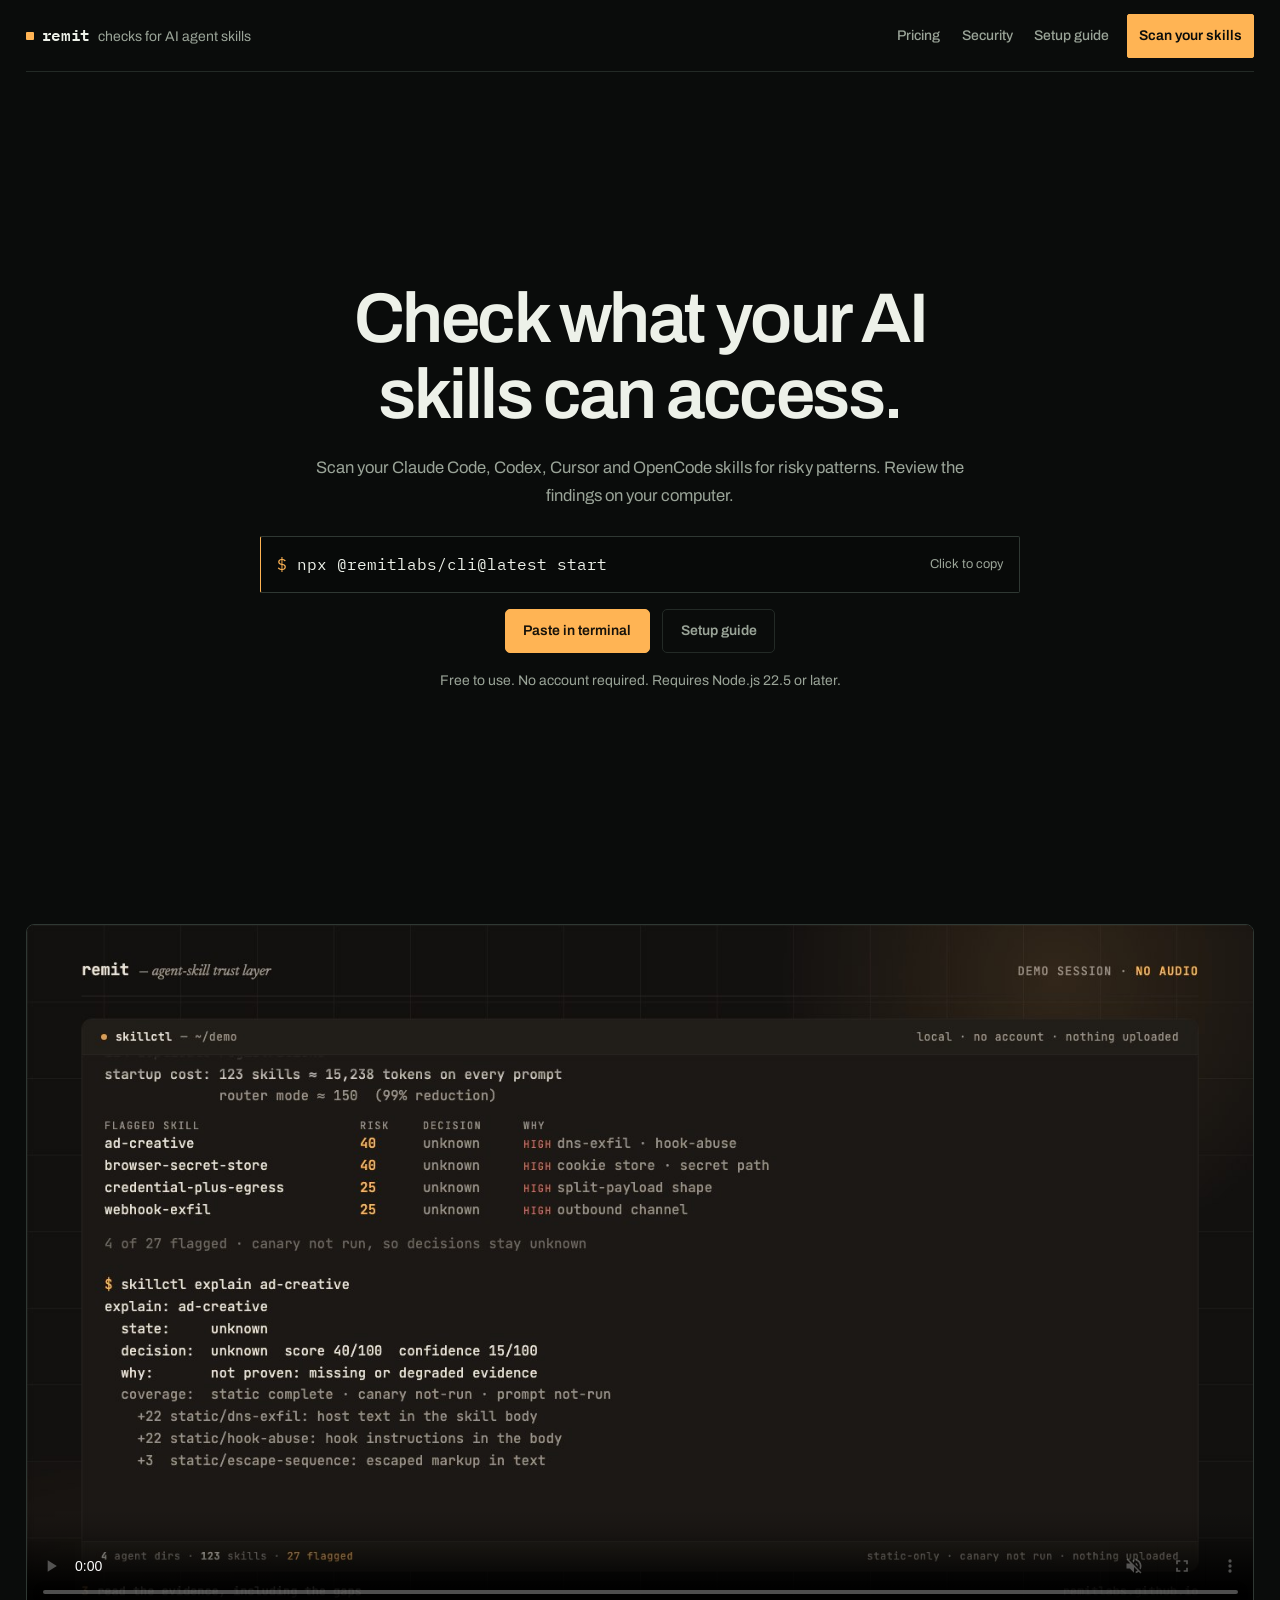
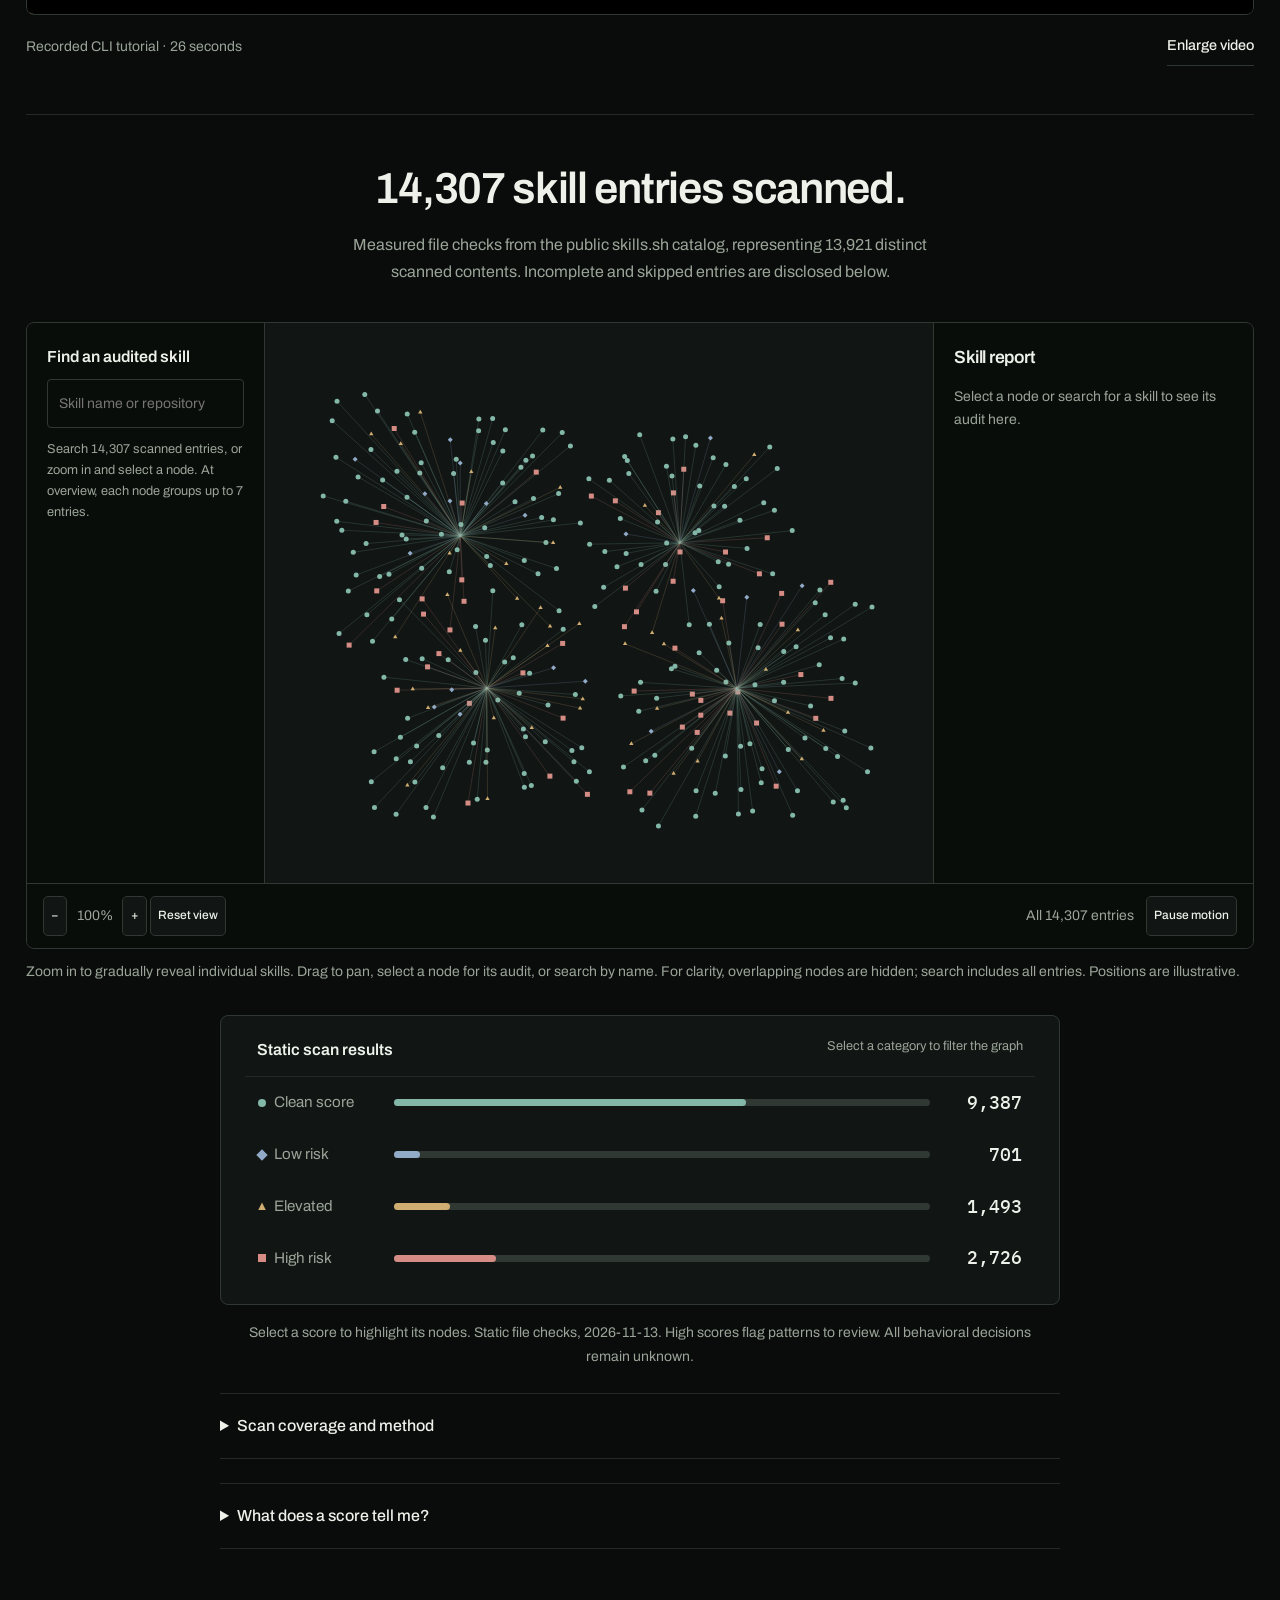
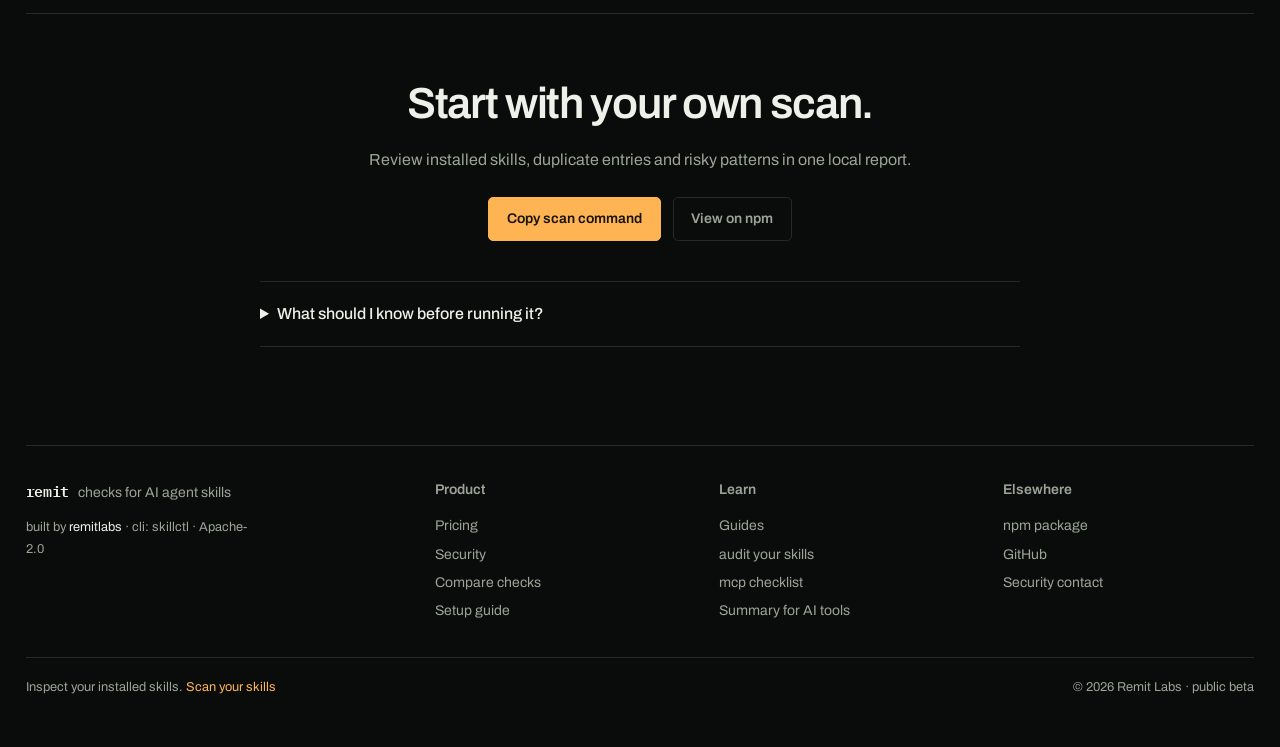
<file: index.html>
<!doctype html>
<html lang="en">
<head>
<meta charset="utf-8">
<meta name="viewport" content="width=device-width, initial-scale=1">
<title>Remit | Check your AI agent skills</title>
<meta name="description" content="Check AI skill files for risky patterns, review test results and track approved versions. Free local scans for Claude Code, Codex, Cursor and OpenCode.">
<meta name="theme-color" content="#0A0C0B">
<link rel="canonical" href="https://remitlabs.github.io/">
<meta property="og:type" content="website">
<meta property="og:site_name" content="Remit">
<meta property="og:title" content="Remit | Check your AI agent skills">
<meta property="og:description" content="Check AI skill files for risky patterns, review test results and track approved versions. Free local scans for Claude Code, Codex, Cursor and OpenCode.">
<meta property="og:url" content="https://remitlabs.github.io/">
<meta property="og:image" content="https://remitlabs.github.io/assets/og.png">
<meta name="twitter:card" content="summary_large_image">
<meta name="twitter:title" content="Remit | Check your AI agent skills">
<meta name="twitter:description" content="Check AI skill files for risky patterns, review test results and track approved versions. Free local scans for Claude Code, Codex, Cursor and OpenCode.">
<meta name="twitter:image" content="https://remitlabs.github.io/assets/og.png">
<link rel="icon" href='data:image/svg+xml,<svg xmlns="http://www.w3.org/2000/svg" viewBox="0 0 32 32"><rect width="32" height="32" rx="6" fill="%230A0C0B"/><rect x="7" y="7" width="4" height="18" fill="%23FFB454"/><path d="M14 7h7a5 5 0 010 10h-7z" fill="none" stroke="%23EDF1E9" stroke-width="2.4"/><path d="M20 17l5 8" stroke="%23EDF1E9" stroke-width="2.4"/></svg>'>
<link rel="preconnect" href="https://fonts.googleapis.com">
<link rel="preconnect" href="https://fonts.gstatic.com" crossorigin>
<link href="https://fonts.googleapis.com/css2?family=Archivo:wght@400;500;600;700&amp;family=IBM+Plex+Mono:wght@400;500;600&amp;family=Newsreader:ital,opsz,wght@1,6..72,400&amp;display=swap" rel="stylesheet">
<link rel="stylesheet" href="styles.css">
<script>document.documentElement.classList.add('js');</script>
<script type="application/ld+json">
{
  "@context": "https://schema.org",
  "@graph": [
    {
      "@type": "Organization",
      "@id": "https://remitlabs.github.io/#org",
      "name": "Remit Labs",
      "url": "https://remitlabs.github.io/",
      "logo": "https://remitlabs.github.io/assets/og.png",
      "sameAs": ["https://github.com/remitlabs", "https://www.npmjs.com/org/remitlabs"]
    },
    {
      "@type": "WebSite",
      "@id": "https://remitlabs.github.io/#site",
      "url": "https://remitlabs.github.io/",
      "name": "Remit",
      "publisher": { "@id": "https://remitlabs.github.io/#org" }
    },
    {
      "@type": "SoftwareApplication",
      "name": "Remit",
      "applicationCategory": "DeveloperApplication",
      "operatingSystem": "macOS, Linux, Windows",
      "description": "Local file checks, optional container tests and version controls for AI agent skills.",
      "softwareVersion": "0.1.1",
      "license": "https://www.apache.org/licenses/LICENSE-2.0",
      "url": "https://remitlabs.github.io/",
      "offers": { "@type": "Offer", "price": "0", "priceCurrency": "USD" }
    }
  ]
}
</script>
</head>
<body class="homepage" id="top">
<div class="wrap">

  <header class="mast">
    <a class="brand" href="/">remit <em>checks for AI agent skills</em></a>
    <nav class="nav" aria-label="primary">
      <a href="/pricing.html">Pricing</a>
      <a href="/security.html">Security</a>
      <a href="/docs.html">Setup guide</a>
      <a class="pill" href="#top">Scan your skills</a>
    </nav>
  </header>

  <main id="main" class="home">
    <section class="opening" aria-label="Start your first scan">
    <div class="hero home-hero">
      <h1>Check what your AI skills can access.</h1>
      <p class="lede">Scan your Claude Code, Codex, Cursor and OpenCode skills for risky patterns. Review the findings on your computer.</p>
    </div>
      <div class="install" id="install">
        <button class="cmd command-copy" type="button" data-copy="npx @remitlabs/cli@latest start" aria-label="Copy command: npx @remitlabs/cli@latest start"><span class="p" aria-hidden="true">$</span><code>npx @remitlabs/cli@latest start</code><span class="command-copy-status" data-copy-status aria-live="polite">Click to copy</span></button>
        <div class="cta-row">
          <button class="cta solid" type="button" data-copy="npx @remitlabs/cli@latest start">Paste in terminal</button>
          <a class="cta ghost" href="/docs.html">Setup guide</a>
        </div>
        <p class="note">Free to use. No account required. Requires Node.js 22.5 or later.</p>
      </div>
    </section>

    <section class="tutorial visual-wide" id="demo" aria-label="Recorded tutorial">
      <figure class="film-figure">
        <div class="film">
          <video src="assets/cli-demo.mp4" poster="assets/cli-demo-poster.jpg" muted loop playsinline data-scroll-video preload="metadata" controls aria-label="26-second recorded CLI demo showing a scan, findings and version controls"></video>
        </div>
        <figcaption><span>Recorded CLI tutorial · 26 seconds</span><button class="text-link" type="button" data-demo-open>Enlarge video</button></figcaption>
      </figure>
    </section>

    <section class="scan-story" id="receipt" aria-labelledby="mesh-title">
      <div class="section-intro">
        <h2 id="mesh-title">14,307 skill entries scanned.</h2>
        <p>Measured file checks from the public skills.sh catalog, representing 13,921 distinct scanned contents. Incomplete and skipped entries are disclosed below.</p>
      </div>
      <figure class="mesh-figure visual-wide">
        <div class="mesh-workspace">
          <section class="mesh-inspector" aria-label="Explore audited skills">
            <label for="skill-search">Find an audited skill</label>
            <input type="search" id="skill-search" placeholder="Skill name or repository" autocomplete="off" disabled>
            <p class="note" data-mesh-help>Loading happens when the graph comes into view.</p>
            <div data-mesh-results></div>
          </section>
          <div class="mesh" data-mesh role="group" aria-label="Illustrative network of 14,307 statically scanned catalog entries">
            <canvas tabindex="0" aria-label="Interactive skill graph. Drag to pan. Use plus and minus to zoom, arrow keys to pan, and Escape to clear selection." role="img"></canvas>
            <div class="mesh-fallback" data-mesh-fallback>14,307 catalog entries scanned</div>
          </div>
          <section class="mesh-report" aria-label="Selected skill audit">
            <div class="mesh-report-empty"><h3>Skill report</h3><p>Select a node or search for a skill to see its audit here.</p></div>
            <article class="skill-detail" data-skill-detail hidden aria-live="polite"></article>
          </section>
          <div class="mesh-controls"><div class="mesh-zoom"><button type="button" data-mesh-zoom="out" aria-label="Zoom out">−</button><output data-mesh-zoom-level>100%</output><button type="button" data-mesh-zoom="in" aria-label="Zoom in">+</button><button type="button" data-mesh-reset>Reset view</button></div><span data-mesh-status aria-live="polite">All 14,307 entries</span><button type="button" data-mesh-motion aria-pressed="false">Pause motion</button></div>
        </div>
        <figcaption>Zoom in to gradually reveal individual skills. Drag to pan, select a node for its audit, or search by name. For clarity, overlapping nodes are hidden; search includes all entries. Positions are illustrative.</figcaption>
      </figure>
      <script id="mesh-data" type="application/json">{"counts":{"clean":9387,"low":701,"elevated":1493,"high":2726}}</script>
      <div class="risk-chart" role="group" aria-label="Filter the example mesh by static risk score">
        <div class="risk-chart-heading"><span>Static scan results</span><span>Select a category to filter the graph</span></div>
        <button type="button" class="risk-row" data-risk="clean" aria-pressed="false" style="--risk-color:#83B8A9"><span class="risk-name">Clean score</span><span class="risk-track"><span style="--bar:65.611%;--risk-color:#83B8A9"></span></span><strong>9,387</strong></button>
        <button type="button" class="risk-row" data-risk="low" aria-pressed="false" style="--risk-color:#91AAC8"><span class="risk-name">Low risk</span><span class="risk-track"><span style="--bar:4.900%;--risk-color:#91AAC8"></span></span><strong>701</strong></button>
        <button type="button" class="risk-row" data-risk="elevated" aria-pressed="false" style="--risk-color:#D0AD70"><span class="risk-name">Elevated</span><span class="risk-track"><span style="--bar:10.435%;--risk-color:#D0AD70"></span></span><strong>1,493</strong></button>
        <button type="button" class="risk-row" data-risk="high" aria-pressed="false" style="--risk-color:#D48C84"><span class="risk-name">High risk</span><span class="risk-track"><span style="--bar:19.054%;--risk-color:#D48C84"></span></span><strong>2,726</strong></button>
      </div>
      <p class="chart-note">Select a score to highlight its nodes. Static file checks, 2026-11-13. High scores flag patterns to review. All behavioral decisions remain unknown.</p>
      <details class="evidence-detail catalog-method">
        <summary>Scan coverage and method</summary>
        <p>We enumerated 20,000 unique URLs from the two public skills.sh skill sitemaps. This is a public-catalog snapshot, not a claim to cover every skill held by the platform.</p>
        <p>13,730 entries had complete file coverage, 577 were scanned with gaps, and 5,270 could not be resolved or scanned. Another 423 entries were skipped when the remaining work was stopped. The graph includes completed and partial scans from 19,577 attempted entries. Unscanned entries are excluded from the risk totals.</p>
        <p>Remit 0.1.1 checked 64 static rules against repository snapshots. Downloaded code was never executed. The evidence records source URLs, archive and file hashes, exclusions and every outcome.</p>
        <p><a href="/data/REMIT-01-RS-001_R1_PublicSkillScan_2026-11-13.json.gz" download>Download the full scan evidence</a> · <a href="/data/catalog-scan-summary.json">Read the summary</a></p>
      </details>
      <details class="evidence-detail">
        <summary>What does a score tell me?</summary>
        <p>Read the findings and missing checks with the score. A clean score can still miss harmful behavior.</p>
        <dl class="example-receipt">
          <div><dt>Example skill</dt><dd>ad-creative</dd></div>
          <div><dt>Decision</dt><dd>Unknown</dd></div>
          <div><dt>File checks</dt><dd>Complete</dd></div>
          <div><dt>Container test</dt><dd>Not run</dd></div>
        </dl>
        <p>A missing test stays visible in the report. <a href="/docs.html#receipt">Read the report guide</a>.</p>
      </details>
    </section>

    <section class="home-close section-intro">
      <h2>Start with your own scan.</h2>
      <p>Review installed skills, duplicate entries and risky patterns in one local report.</p>
      <div class="cta-row"><button class="cta solid" type="button" data-copy="npx @remitlabs/cli@latest start">Copy scan command</button><a class="cta ghost" href="https://www.npmjs.com/package/@remitlabs/cli">View on npm</a></div>
      <details class="evidence-detail">
        <summary>What should I know before running it?</summary>
        <p>The file scan runs locally and leaves your skill files unchanged. It works offline once Remit is installed, on macOS, Linux and Windows.</p>
        <p>Optional container tests need Docker or Podman and run without your AI agent or model. Network blocking requires an explicit allowlist. File scans can miss compiled or encrypted code, and a test records only one run.</p>
        <p>Remit's router blocks listed versions after syncing the signed revocation list. Shared team features are in development.</p>
        <a href="/security.html">Read the security limits</a>
      </details>
    </section>
  </main>

  <footer class="foot">
    <div class="col">
      <span class="brand">remit <em>checks for AI agent skills</em></span>
      <p>built by <a href="https://www.npmjs.com/org/remitlabs" style="display:inline;color:var(--ink)">remitlabs</a> · cli: skillctl · Apache-2.0</p>
    </div>
    <div class="col">
      <h4>Product</h4>
      <a href="/pricing.html">Pricing</a>
      <a href="/security.html">Security</a>
      <a href="/compare.html">Compare checks</a>
      <a href="/docs.html">Setup guide</a>
    </div>
    <div class="col">
      <h4>Learn</h4>
      <a href="/blog/">Guides</a>
      <a href="/blog/audit-claude-code-skills.html">audit your skills</a>
      <a href="/blog/mcp-security-checklist.html">mcp checklist</a>
      <a href="/llms.txt">Summary for AI tools</a>
    </div>
    <div class="col">
      <h4>Elsewhere</h4>
      <a href="https://www.npmjs.com/package/@remitlabs/cli">npm package</a>
      <a href="https://github.com/remitlabs">GitHub</a>
      <a href="/.well-known/security.txt">Security contact</a>
    </div>
    <div class="bottom">
      <span>Inspect your installed skills. <a href="#top">Scan your skills</a></span>
      <span>© 2026 Remit Labs · public beta</span>
    </div>
  </footer>
</div>

<dialog class="demo-dialog" id="demo-dialog" aria-label="Remit CLI demo, full size">
  <div class="dd-head"><span>Recorded demo · 26 seconds · silent</span><button type="button" data-demo-close aria-label="Close demo">close ✕</button></div>
  <video controls playsinline preload="none" src="assets/cli-demo.mp4" poster="assets/cli-demo-poster.jpg" aria-label="Full-size CLI demo: audit, explain, pin, revoke"></video>
  <p>Recorded CLI demo showing a scan, its findings, version pinning and a blocked version. Your results will differ.</p>
</dialog>

<script src="site.js" defer></script>
<script src="mesh.js" defer></script>
</body>
</html>
</file>
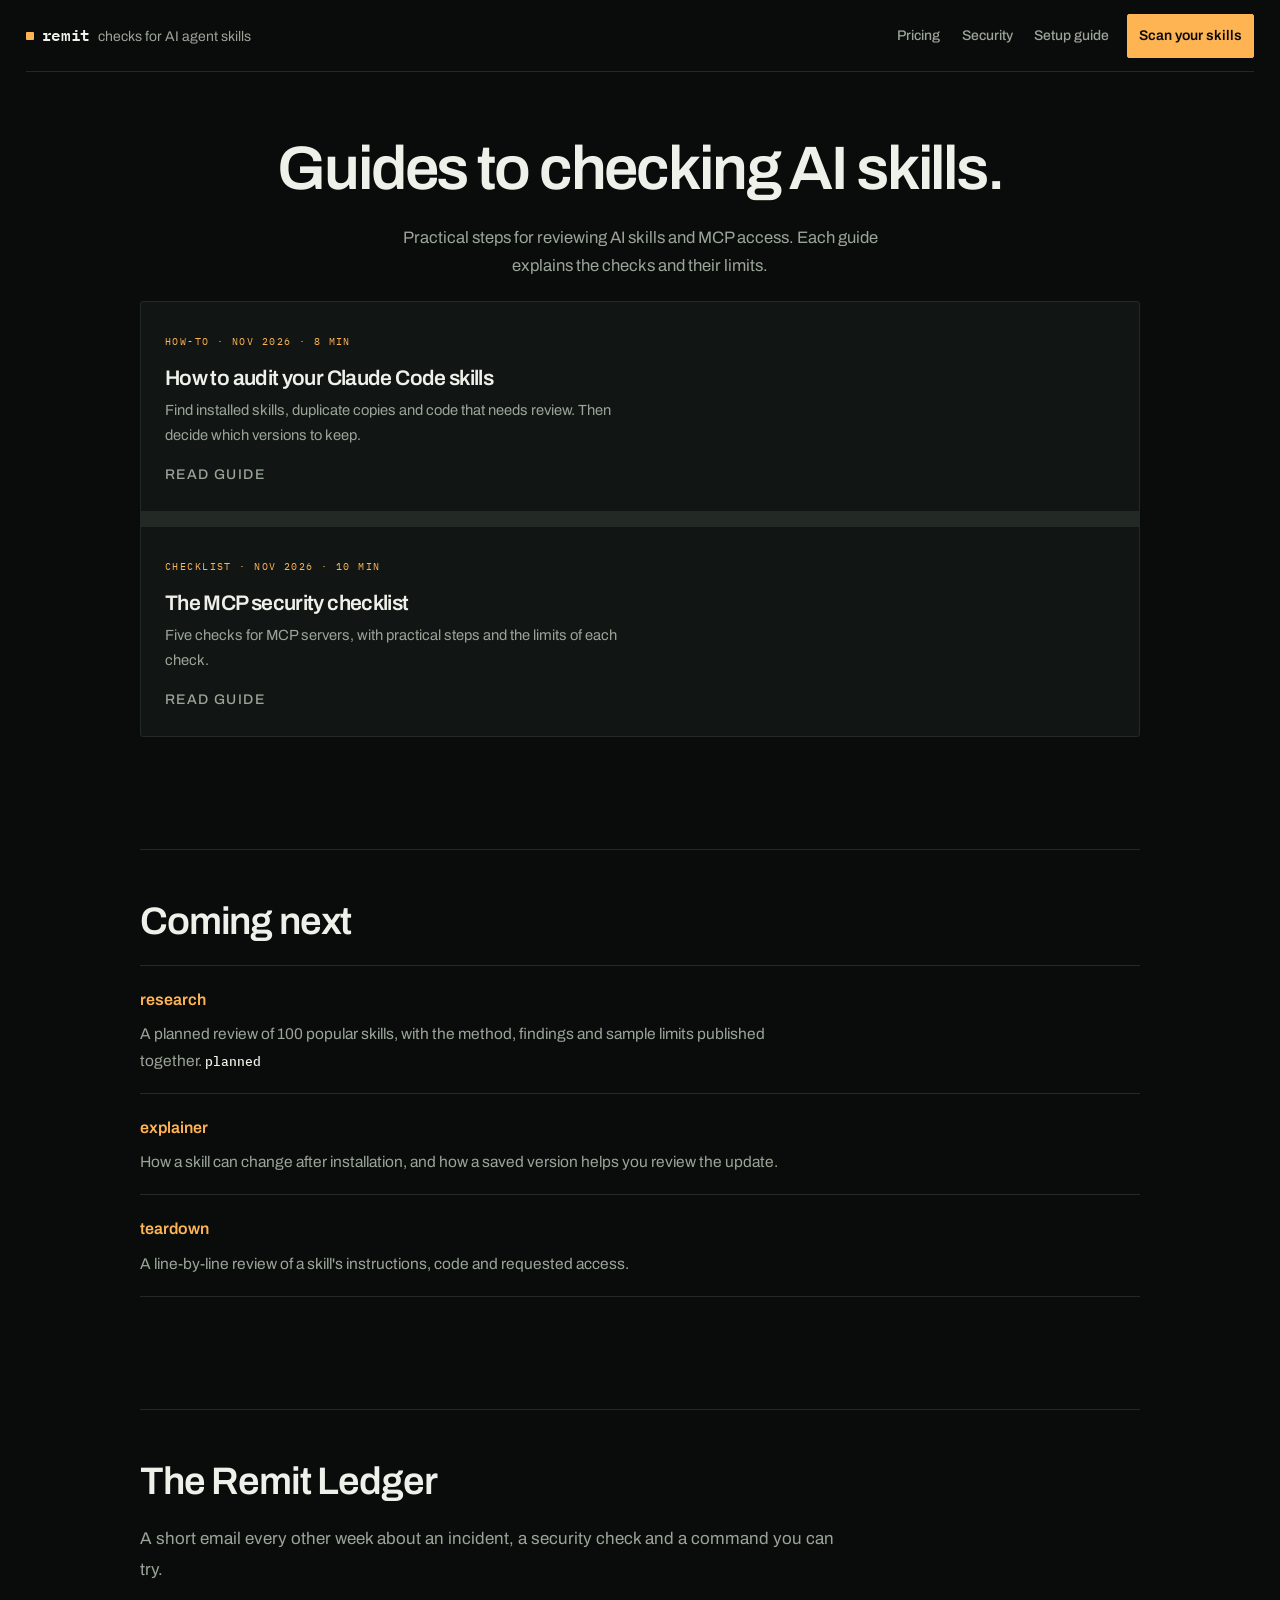
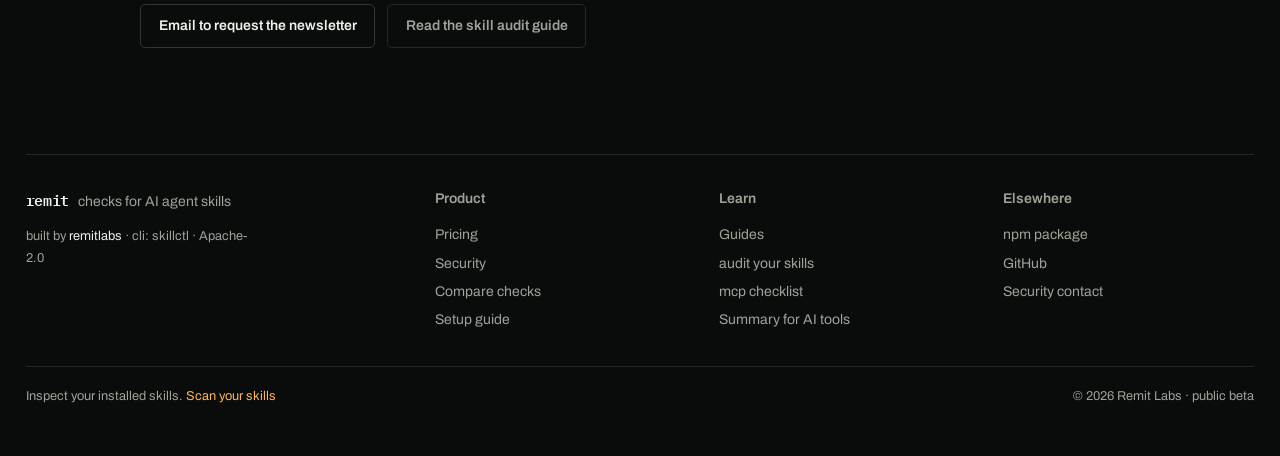
<file: blog/index.html>
<!doctype html>
<html lang="en">
<head>
<meta charset="utf-8">
<meta name="viewport" content="width=device-width, initial-scale=1">
<title>AI skill review guides | Remit</title>
<meta name="description" content="Practical guides to reviewing AI skills and MCP access. Learn the checks, the next steps and their limits.">
<meta name="theme-color" content="#0A0C0B">
<link rel="canonical" href="https://remitlabs.github.io/blog/">
<meta property="og:type" content="website">
<meta property="og:title" content="AI skill review guides | Remit">
<meta property="og:description" content="Practical guides to reviewing AI skills and MCP access. Learn the checks, the next steps and their limits.">
<meta property="og:url" content="https://remitlabs.github.io/blog/">
<meta property="og:image" content="https://remitlabs.github.io/assets/og.png">
<meta name="twitter:card" content="summary_large_image">
<link rel="icon" href='data:image/svg+xml,<svg xmlns="http://www.w3.org/2000/svg" viewBox="0 0 32 32"><rect width="32" height="32" rx="6" fill="%230A0C0B"/><rect x="7" y="7" width="4" height="18" fill="%23FFB454"/><path d="M14 7h7a5 5 0 010 10h-7z" fill="none" stroke="%23EDF1E9" stroke-width="2.4"/><path d="M20 17l5 8" stroke="%23EDF1E9" stroke-width="2.4"/></svg>'>
<link rel="preconnect" href="https://fonts.googleapis.com">
<link rel="preconnect" href="https://fonts.gstatic.com" crossorigin>
<link href="https://fonts.googleapis.com/css2?family=Archivo:wght@400;500;600;700&amp;family=IBM+Plex+Mono:wght@400;500;600&amp;family=Newsreader:ital,opsz,wght@1,6..72,400&amp;display=swap" rel="stylesheet">
<link rel="stylesheet" href="../styles.css">
<script>document.documentElement.classList.add('js');</script>
</head>
<body>
<div class="wrap">
  <header class="mast">
    <a class="brand" href="/">remit <em>checks for AI agent skills</em></a>
    <nav class="nav" aria-label="primary">
      <a href="/pricing.html">Pricing</a>
      <a href="/security.html">Security</a>
      <a href="/docs.html">Setup guide</a>
      <a class="pill" href="/#top">Scan your skills</a>
    </nav>
  </header>

  <main>
    <section class="hero" style="grid-template-columns:1fr;padding-bottom:1.4rem">
      <div>
        <h1>Guides to checking AI skills.</h1>
        <p class="lede" style="max-width:48ch;margin-top:1.1rem">Practical steps for reviewing AI skills and MCP access. Each guide explains the checks and their limits.</p>
      </div>
    </section>

    <section class="tail" style="border-top:0;padding-top:0;margin-top:0">
      <div class="grid two">
        <a class="post-card" href="/blog/audit-claude-code-skills.html">
          <span class="meta">how-to · nov 2026 · 8 min</span>
          <h2>How to audit your Claude Code skills</h2>
          <p>Find installed skills, duplicate copies and code that needs review. Then decide which versions to keep.</p>
          <span class="more">Read guide</span>
        </a>
        <a class="post-card" href="/blog/mcp-security-checklist.html">
          <span class="meta">checklist · nov 2026 · 10 min</span>
          <h2>The MCP security checklist</h2>
          <p>Five checks for MCP servers, with practical steps and the limits of each check.</p>
          <span class="more">Read guide</span>
        </a>
      </div>
    </section>

    <section class="tail">
      <h2 class="sec-head">Coming next</h2>
      <div class="ledger">
        <div class="row"><div class="t">research</div><p>A planned review of 100 popular skills, with the method, findings and sample limits published together. <span class="n">planned</span></p></div>
        <div class="row"><div class="t">explainer</div><p>How a skill can change after installation, and how a saved version helps you review the update.</p></div>
        <div class="row"><div class="t">teardown</div><p>A line-by-line review of a skill's instructions, code and requested access.</p></div>
      </div>
    </section>

    <section class="tail">
      <h2 class="sec-head">The Remit Ledger</h2>
      <p class="prose">A short email every other week about an incident, a security check and a command you can try.</p>
      <div class="cta-row" style="margin-top:1.2rem">
        <a class="cta" href="mailto:singhgaurprahalad@gmail.com?subject=Subscribe%20to%20The%20Remit%20Ledger">Email to request the newsletter</a>
        <a class="cta ghost" href="/blog/audit-claude-code-skills.html">Read the skill audit guide</a>
      </div>
    </section>
  </main>

  <footer class="foot">
    <div class="col">
      <span class="brand">remit <em>checks for AI agent skills</em></span>
      <p>built by <a href="https://www.npmjs.com/org/remitlabs" style="display:inline;color:var(--ink)">remitlabs</a> · cli: skillctl · Apache-2.0</p>
    </div>
    <div class="col">
      <h4>Product</h4>
      <a href="/pricing.html">Pricing</a>
      <a href="/security.html">Security</a>
      <a href="/compare.html">Compare checks</a>
      <a href="/docs.html">Setup guide</a>
    </div>
    <div class="col">
      <h4>Learn</h4>
      <a href="/blog/">Guides</a>
      <a href="/blog/audit-claude-code-skills.html">audit your skills</a>
      <a href="/blog/mcp-security-checklist.html">mcp checklist</a>
      <a href="/llms.txt">Summary for AI tools</a>
    </div>
    <div class="col">
      <h4>Elsewhere</h4>
      <a href="https://www.npmjs.com/package/@remitlabs/cli">npm package</a>
      <a href="https://github.com/remitlabs">GitHub</a>
      <a href="/.well-known/security.txt">Security contact</a>
    </div>
    <div class="bottom">
      <span>Inspect your installed skills. <a href="/#top" style="display:inline">Scan your skills</a></span>
      <span>© 2026 Remit Labs · public beta</span>
    </div>
  </footer>
</div>
<script src="../site.js" defer></script>
</body>
</html>
</file>
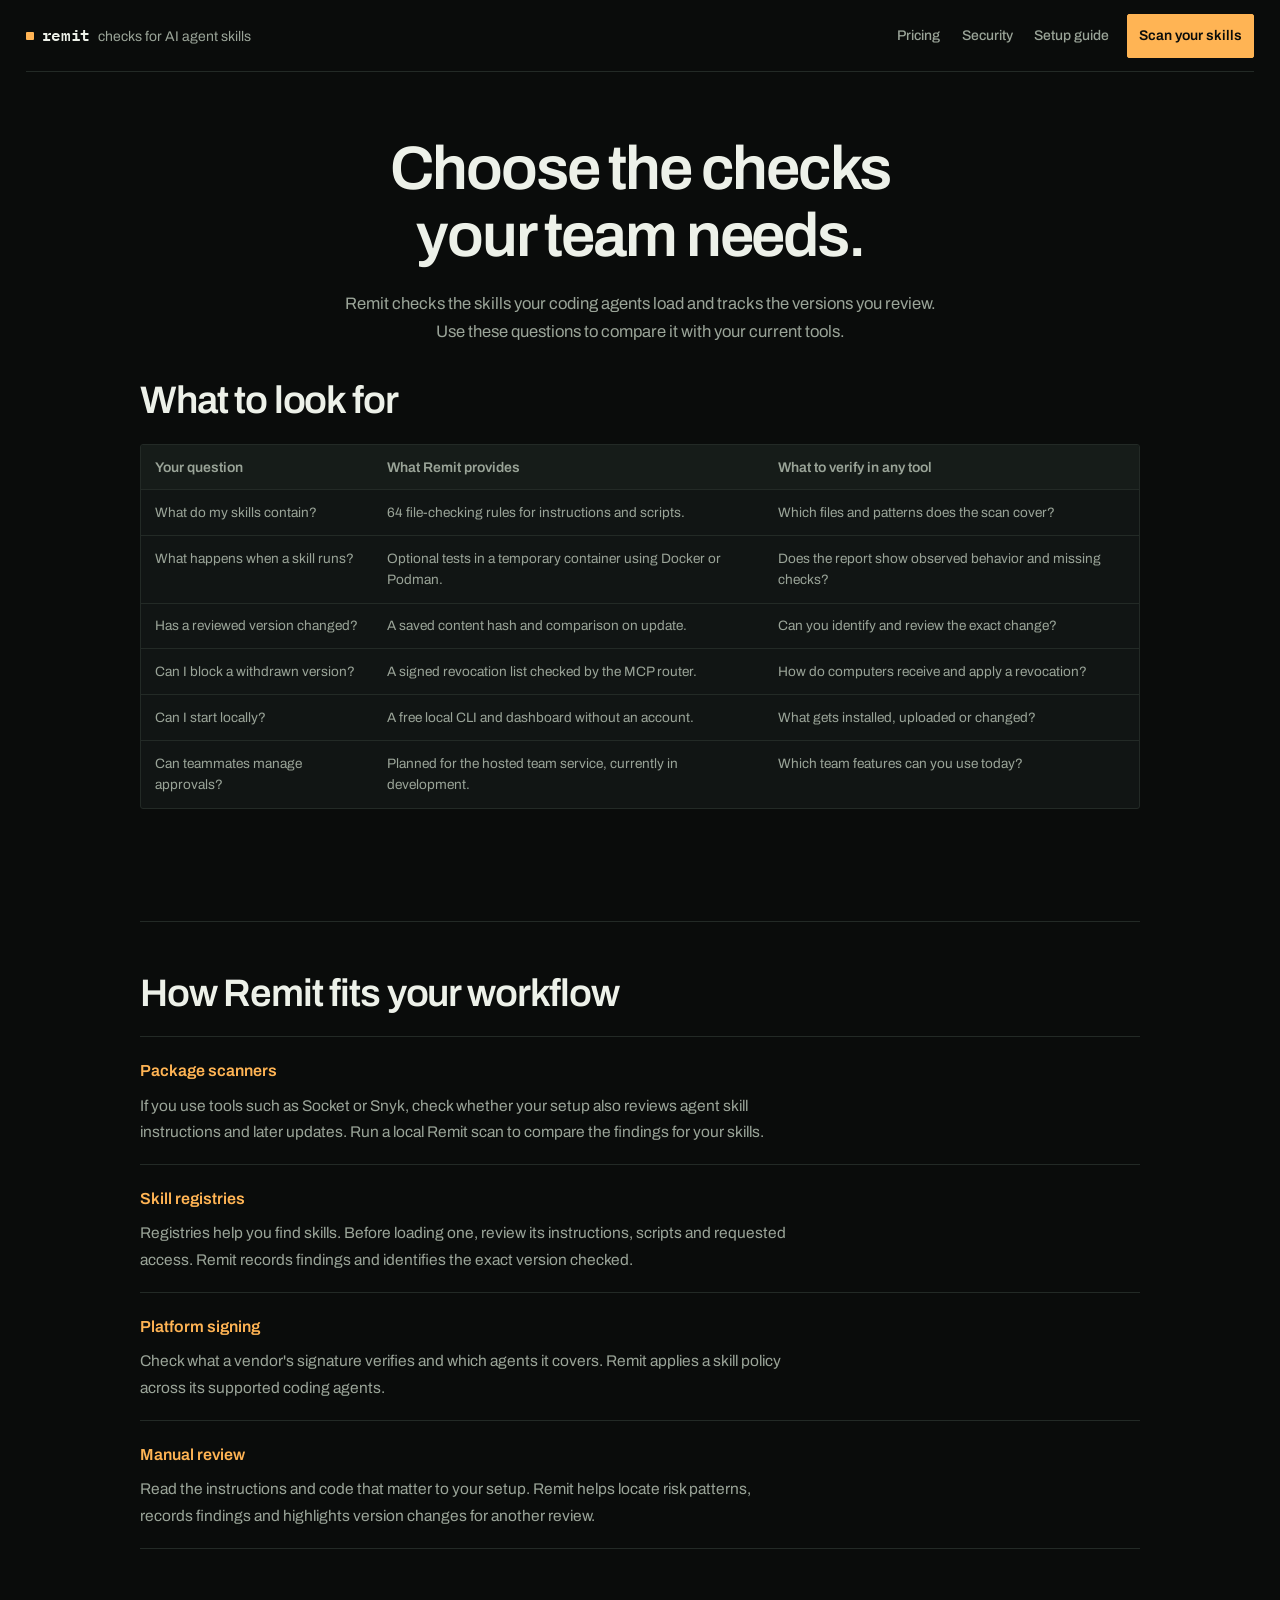
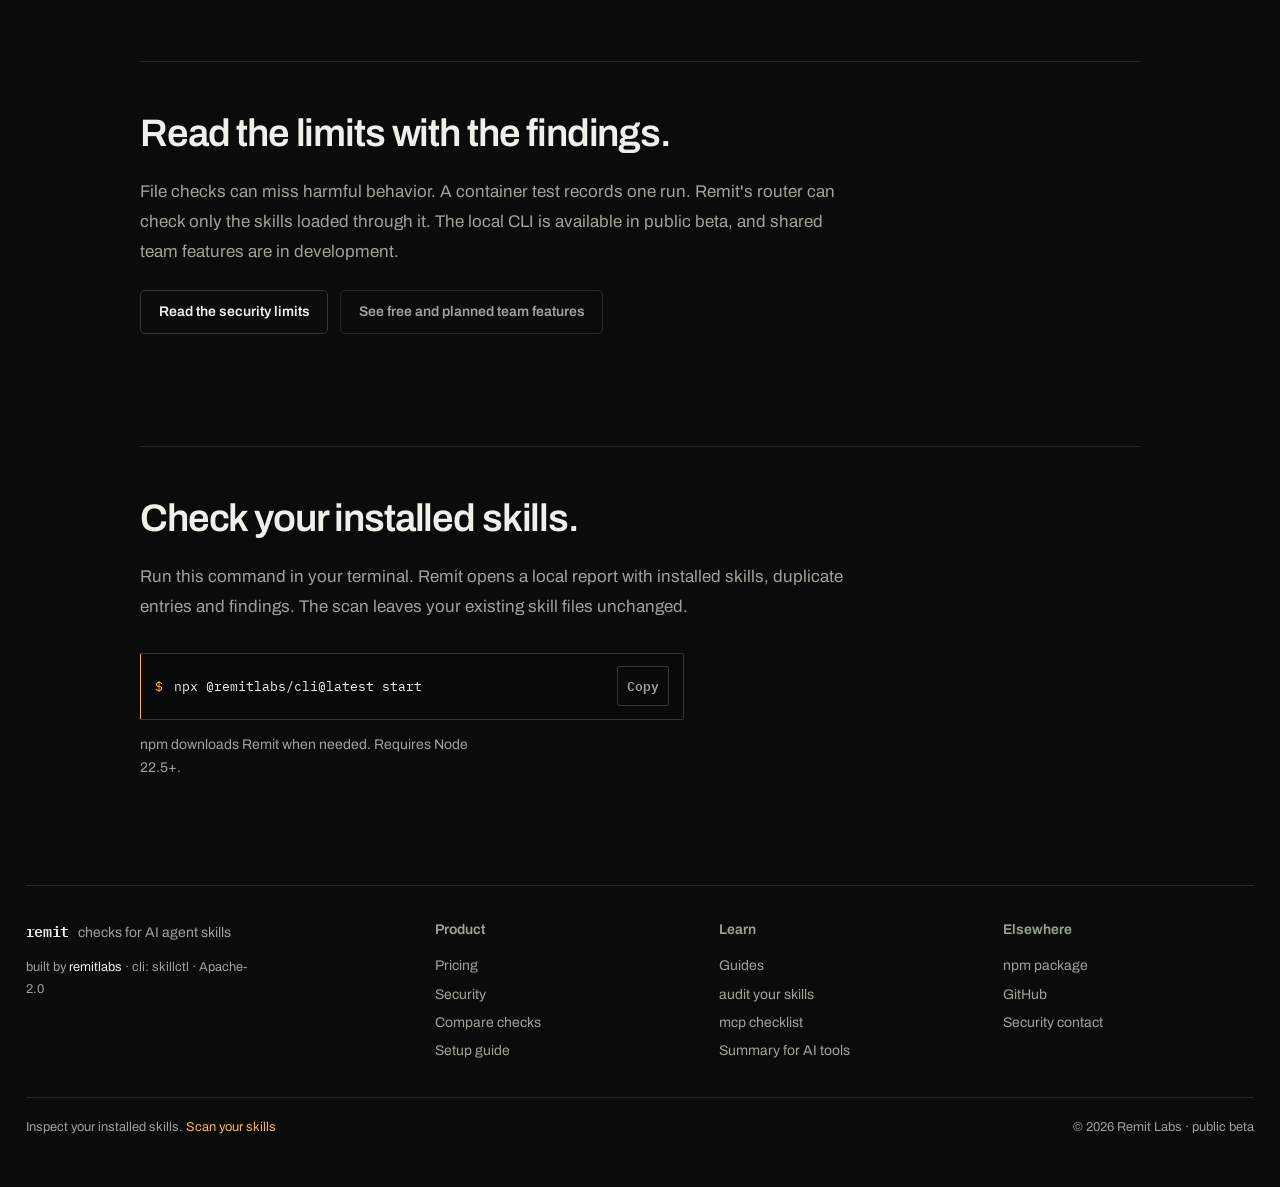
<file: compare.html>
<!doctype html>
<html lang="en">
<head>
<meta charset="utf-8">
<meta name="viewport" content="width=device-width, initial-scale=1">
<title>Compare skill security checks | Remit</title>
<meta name="description" content="Questions to evaluate skill scans, container tests, version controls and revocation alongside your current tools.">
<meta name="theme-color" content="#0A0C0B">
<link rel="canonical" href="https://remitlabs.github.io/compare.html">
<meta property="og:type" content="website">
<meta property="og:title" content="Compare skill security checks | Remit">
<meta property="og:description" content="Questions to evaluate skill scans, container tests, version controls and revocation alongside your current tools.">
<meta property="og:url" content="https://remitlabs.github.io/compare.html">
<meta property="og:image" content="https://remitlabs.github.io/assets/og.png">
<meta name="twitter:card" content="summary_large_image">
<link rel="icon" href='data:image/svg+xml,<svg xmlns="http://www.w3.org/2000/svg" viewBox="0 0 32 32"><rect width="32" height="32" rx="6" fill="%230A0C0B"/><rect x="7" y="7" width="4" height="18" fill="%23FFB454"/><path d="M14 7h7a5 5 0 010 10h-7z" fill="none" stroke="%23EDF1E9" stroke-width="2.4"/><path d="M20 17l5 8" stroke="%23EDF1E9" stroke-width="2.4"/></svg>'>
<link rel="preconnect" href="https://fonts.googleapis.com">
<link rel="preconnect" href="https://fonts.gstatic.com" crossorigin>
<link href="https://fonts.googleapis.com/css2?family=Archivo:wght@400;500;600;700&amp;family=IBM+Plex+Mono:wght@400;500;600&amp;family=Newsreader:ital,opsz,wght@1,6..72,400&amp;display=swap" rel="stylesheet">
<link rel="stylesheet" href="styles.css">
<script>document.documentElement.classList.add('js');</script>
<script type="application/ld+json">
{
  "@context": "https://schema.org",
  "@type": "Article",
  "headline": "Compare skill security checks | Remit",
  "description": "A practical guide to evaluating skill scans, test results, version controls and revocation.",
  "datePublished": "2026-11-08",
  "dateModified": "2026-11-12",
  "author": { "@type": "Person", "name": "Prahalad Singh" },
  "publisher": { "@type": "Organization", "name": "Remit Labs" },
  "mainEntityOfPage": "https://remitlabs.github.io/compare.html"
}
</script>
</head>
<body>
<div class="wrap">
  <header class="mast">
    <a class="brand" href="/">remit <em>checks for AI agent skills</em></a>
    <nav class="nav" aria-label="primary">
      <a href="/pricing.html">Pricing</a>
      <a href="/security.html">Security</a>
      <a href="/docs.html">Setup guide</a>
      <a class="pill" href="/#top">Scan your skills</a>
    </nav>
  </header>

  <main>
    <section class="hero" style="grid-template-columns:1fr;padding-bottom:1rem">
      <div>
        <h1>Choose the checks your team needs.</h1>
        <p class="lede" style="max-width:60ch">Remit checks the skills your coding agents load and tracks the versions you review. Use these questions to compare it with your current tools.</p>
      </div>
    </section>
    <section class="tail" style="border-top:0;padding-top:1rem;margin-top:0">
      <h2 class="sec-head">What to look for</h2>
      <div class="table-wrap">
        <table class="compare-table">
          <thead><tr><th>Your question</th><th>What Remit provides</th><th>What to verify in any tool</th></tr></thead>
          <tbody>
            <tr><td>What do my skills contain?</td><td>64 file-checking rules for instructions and scripts.</td><td>Which files and patterns does the scan cover?</td></tr>
            <tr><td>What happens when a skill runs?</td><td>Optional tests in a temporary container using Docker or Podman.</td><td>Does the report show observed behavior and missing checks?</td></tr>
            <tr><td>Has a reviewed version changed?</td><td>A saved content hash and comparison on update.</td><td>Can you identify and review the exact change?</td></tr>
            <tr><td>Can I block a withdrawn version?</td><td>A signed revocation list checked by the MCP router.</td><td>How do computers receive and apply a revocation?</td></tr>
            <tr><td>Can I start locally?</td><td>A free local CLI and dashboard without an account.</td><td>What gets installed, uploaded or changed?</td></tr>
            <tr><td>Can teammates manage approvals?</td><td>Planned for the hosted team service, currently in development.</td><td>Which team features can you use today?</td></tr>
          </tbody>
        </table>
      </div>
      <p class="table-hint">Scroll sideways to read the table.</p>
    </section>
    <section class="tail">
      <h2 class="sec-head">How Remit fits your workflow</h2>
      <div class="ledger">
        <div class="row"><div class="t">Package scanners</div><p>If you use tools such as Socket or Snyk, check whether your setup also reviews agent skill instructions and later updates. Run a local Remit scan to compare the findings for your skills.</p></div>
        <div class="row"><div class="t">Skill registries</div><p>Registries help you find skills. Before loading one, review its instructions, scripts and requested access. Remit records findings and identifies the exact version checked.</p></div>
        <div class="row"><div class="t">Platform signing</div><p>Check what a vendor's signature verifies and which agents it covers. Remit applies a skill policy across its supported coding agents.</p></div>
        <div class="row"><div class="t">Manual review</div><p>Read the instructions and code that matter to your setup. Remit helps locate risk patterns, records findings and highlights version changes for another review.</p></div>
      </div>
    </section>
    <section class="tail">
      <h2 class="sec-head">Read the limits with the findings.</h2>
      <p class="prose">File checks can miss harmful behavior. A container test records one run. Remit's router can check only the skills loaded through it. The local CLI is available in public beta, and shared team features are in development.</p>
      <div class="cta-row" style="margin-top:1.4rem"><a class="cta" href="/security.html">Read the security limits</a><a class="cta ghost" href="/pricing.html">See free and planned team features</a></div>
    </section>
    <section class="tail">
      <h2 class="sec-head">Check your installed skills.</h2>
      <p class="prose">Run this command in your terminal. Remit opens a local report with installed skills, duplicate entries and findings. The scan leaves your existing skill files unchanged.</p>
      <div class="install"><div class="cmd"><span class="p">$</span><code>npx @remitlabs/cli@latest start</code><button type="button" data-copy>Copy</button></div></div>
      <p class="note">npm downloads Remit when needed. Requires Node 22.5+.</p>
    </section>
  </main>

  <footer class="foot">
    <div class="col">
      <span class="brand">remit <em>checks for AI agent skills</em></span>
      <p>built by <a href="https://www.npmjs.com/org/remitlabs" style="display:inline;color:var(--ink)">remitlabs</a> · cli: skillctl · Apache-2.0</p>
    </div>
    <div class="col">
      <h4>Product</h4>
      <a href="/pricing.html">Pricing</a>
      <a href="/security.html">Security</a>
      <a href="/compare.html">Compare checks</a>
      <a href="/docs.html">Setup guide</a>
    </div>
    <div class="col">
      <h4>Learn</h4>
      <a href="/blog/">Guides</a>
      <a href="/blog/audit-claude-code-skills.html">audit your skills</a>
      <a href="/blog/mcp-security-checklist.html">mcp checklist</a>
      <a href="/llms.txt">Summary for AI tools</a>
    </div>
    <div class="col">
      <h4>Elsewhere</h4>
      <a href="https://www.npmjs.com/package/@remitlabs/cli">npm package</a>
      <a href="https://github.com/remitlabs">GitHub</a>
      <a href="/.well-known/security.txt">Security contact</a>
    </div>
    <div class="bottom">
      <span>Inspect your installed skills. <a href="/#top" style="display:inline">Scan your skills</a></span>
      <span>© 2026 Remit Labs · public beta</span>
    </div>
  </footer>
</div>
<script src="site.js" defer></script>
</body>
</html>
</file>
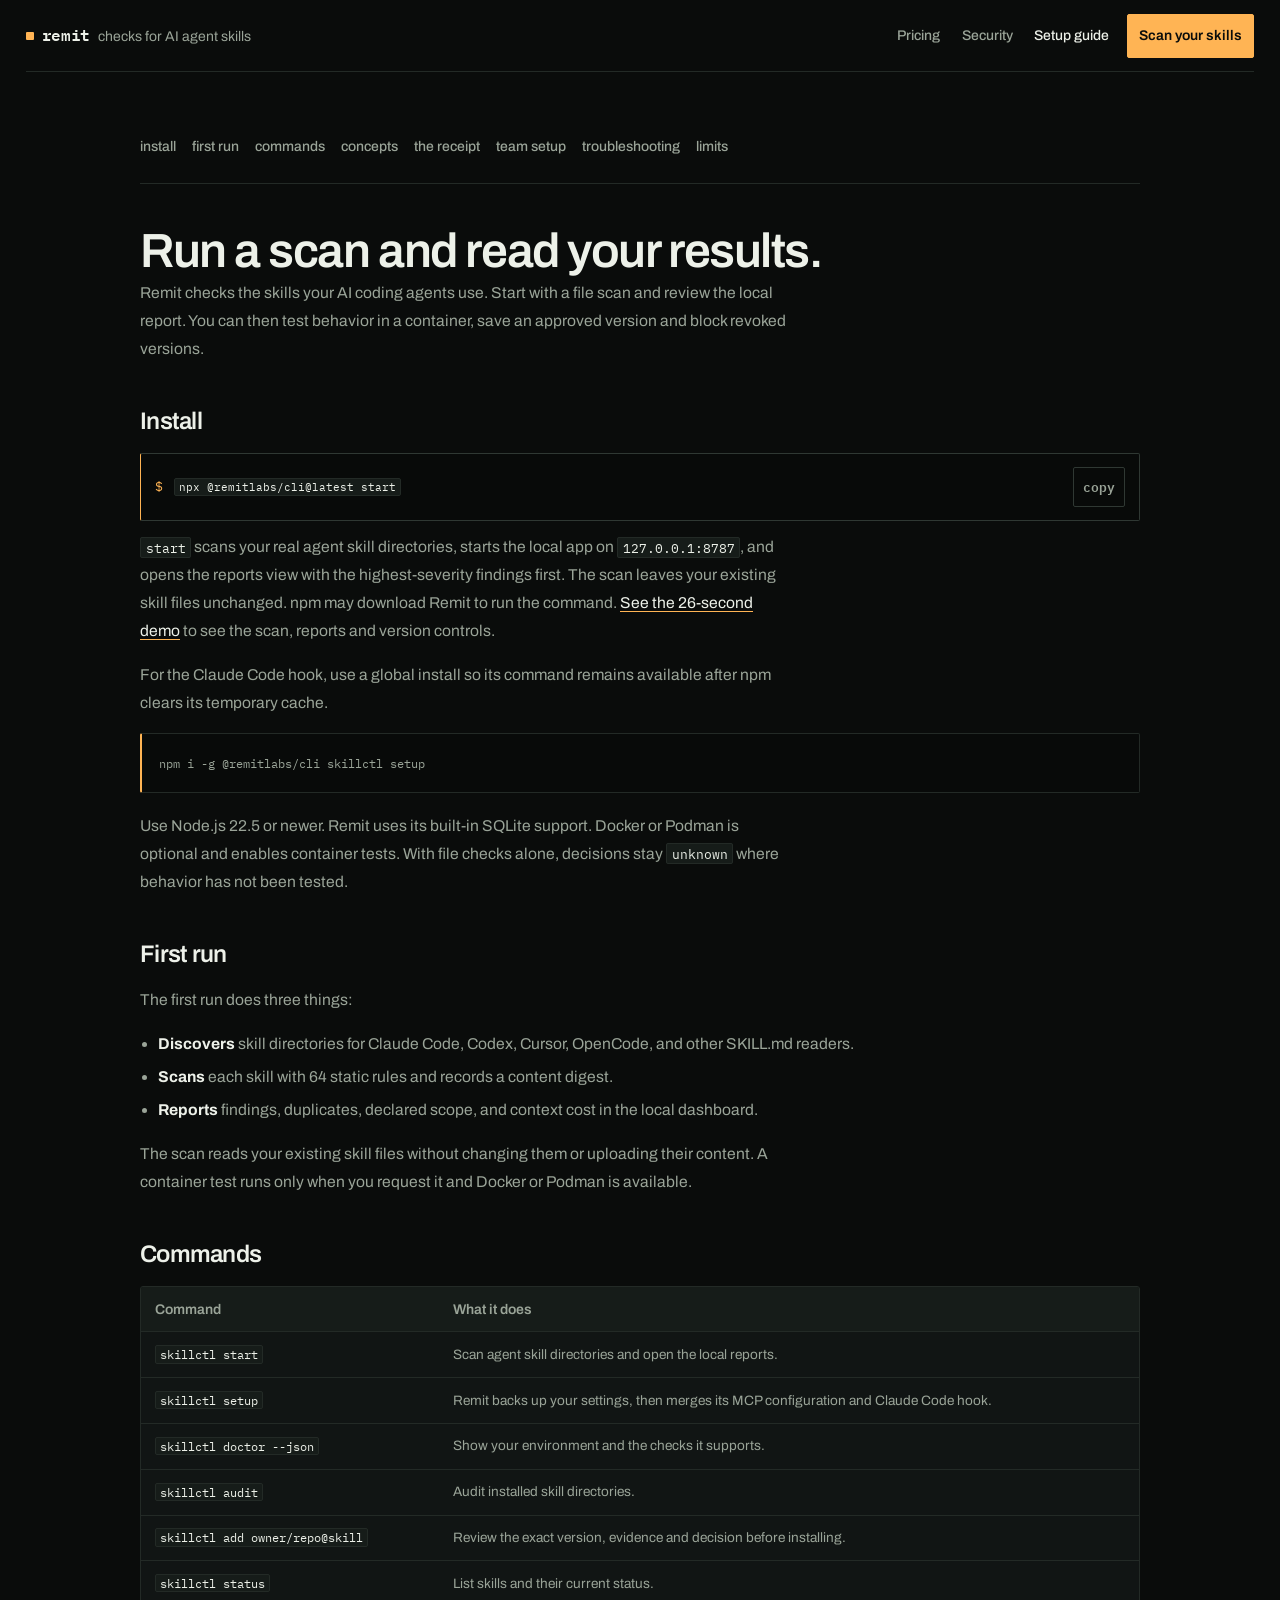
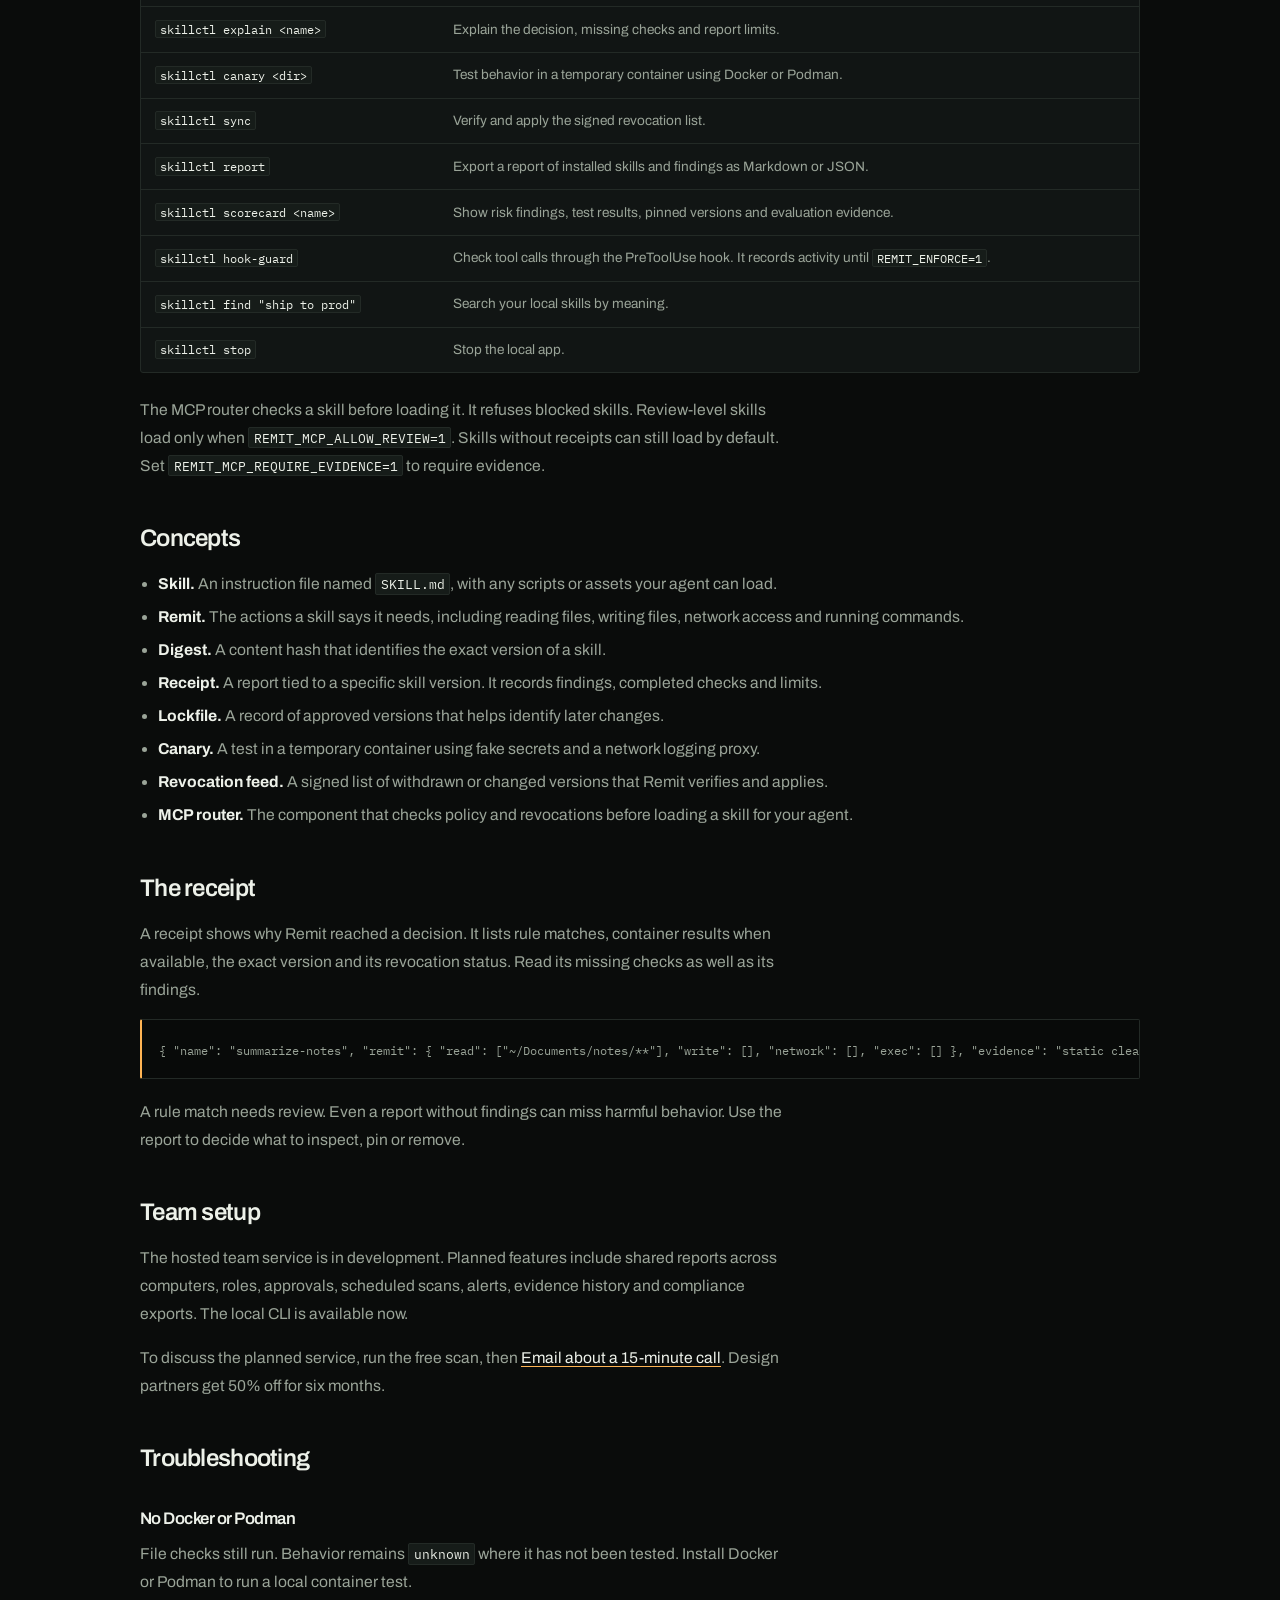
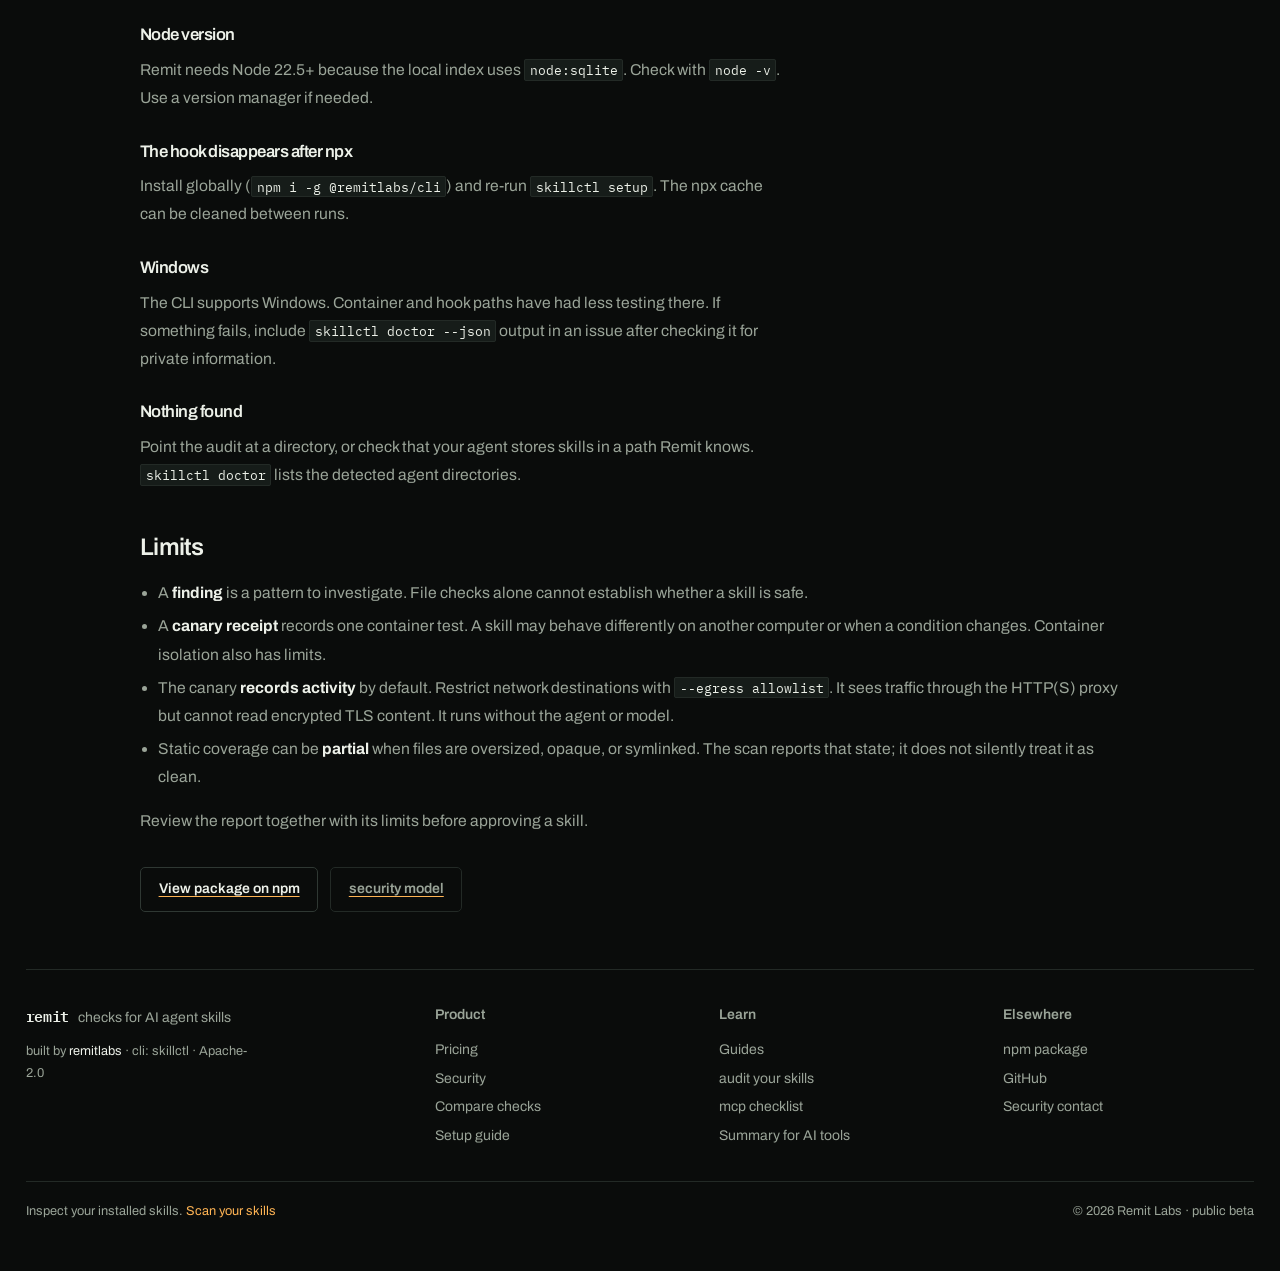
<file: docs.html>
<!doctype html>
<html lang="en">
<head>
<meta charset="utf-8">
<meta name="viewport" content="width=device-width, initial-scale=1">
<title>Setup guide | Remit</title>
<meta name="description" content="Run a local skill scan, read your report and learn the commands for testing behavior, saving approved versions and applying revocations.">
<meta name="theme-color" content="#0A0C0B">
<link rel="canonical" href="https://remitlabs.github.io/docs.html">
<meta property="og:type" content="website">
<meta property="og:title" content="Setup guide | Remit">
<meta property="og:description" content="Run a local skill scan, read your report and learn the commands for testing behavior, saving approved versions and applying revocations.">
<meta property="og:url" content="https://remitlabs.github.io/docs.html">
<meta property="og:image" content="https://remitlabs.github.io/assets/og.png">
<meta name="twitter:card" content="summary_large_image">
<link rel="icon" href='data:image/svg+xml,<svg xmlns="http://www.w3.org/2000/svg" viewBox="0 0 32 32"><rect width="32" height="32" rx="6" fill="%230A0C0B"/><rect x="7" y="7" width="4" height="18" fill="%23FFB454"/><path d="M14 7h7a5 5 0 010 10h-7z" fill="none" stroke="%23EDF1E9" stroke-width="2.4"/><path d="M20 17l5 8" stroke="%23EDF1E9" stroke-width="2.4"/></svg>'>
<link rel="preconnect" href="https://fonts.googleapis.com">
<link rel="preconnect" href="https://fonts.gstatic.com" crossorigin>
<link href="https://fonts.googleapis.com/css2?family=Archivo:wght@400;500;600;700&amp;family=IBM+Plex+Mono:wght@400;500;600&amp;family=Newsreader:ital,opsz,wght@1,6..72,400&amp;display=swap" rel="stylesheet">
<link rel="stylesheet" href="styles.css">
<script>document.documentElement.classList.add('js');</script>
</head>
<body>
<div class="wrap">
  <header class="mast">
    <a class="brand" href="/">remit <em>checks for AI agent skills</em></a>
    <nav class="nav" aria-label="primary">
      <a href="/pricing.html">Pricing</a>
      <a href="/security.html">Security</a>
      <a href="/docs.html">Setup guide</a>
      <a class="pill" href="/#top">Scan your skills</a>
    </nav>
  </header>

  <main class="docs">
    <nav class="docs-nav" aria-label="docs contents">
      <a href="#install">install</a>
      <a href="#first-run">first run</a>
      <a href="#commands">commands</a>
      <a href="#concepts">concepts</a>
      <a href="#receipt">the receipt</a>
      <a href="#team">team setup</a>
      <a href="#troubleshooting">troubleshooting</a>
      <a href="#limits">limits</a>
    </nav>

    <div class="docs-body">
      <h1>Run a scan and read your results.</h1>
      <p>Remit checks the skills your AI coding agents use. Start with a file scan and review the local report. You can then test behavior in a container, save an approved version and block revoked versions.</p>

      <h2 id="install">Install</h2>
      <div class="cmd" style="margin-bottom:.8rem"><span class="p">$</span><code>npx @remitlabs/cli@latest start</code><button type="button" data-copy>copy</button></div>
      <p><code>start</code> scans your real agent skill directories, starts the local app on <code>127.0.0.1:8787</code>, and opens the reports view with the highest-severity findings first. The scan leaves your existing skill files unchanged. npm may download Remit to run the command. <a href="/#demo">See the 26-second demo</a> to see the scan, reports and version controls.</p>
      <p>For the Claude Code hook, use a global install so its command remains available after npm clears its temporary cache.</p>
      <pre><code>npm i -g @remitlabs/cli
skillctl setup</code></pre>
      <p>Use Node.js 22.5 or newer. Remit uses its built-in SQLite support. Docker or Podman is optional and enables container tests. With file checks alone, decisions stay <code>unknown</code> where behavior has not been tested.</p>

      <h2 id="first-run">First run</h2>
      <p>The first run does three things:</p>
      <ul>
        <li><b>Discovers</b> skill directories for Claude Code, Codex, Cursor, OpenCode, and other SKILL.md readers.</li>
        <li><b>Scans</b> each skill with 64 static rules and records a content digest.</li>
        <li><b>Reports</b> findings, duplicates, declared scope, and context cost in the local dashboard.</li>
      </ul>
      <p>The scan reads your existing skill files without changing them or uploading their content. A container test runs only when you request it and Docker or Podman is available.</p>

      <h2 id="commands">Commands</h2>
      <div class="table-wrap">
        <table>
          <thead><tr><th>Command</th><th>What it does</th></tr></thead>
          <tbody>
            <tr><td><code>skillctl start</code></td><td>Scan agent skill directories and open the local reports.</td></tr>
            <tr><td><code>skillctl setup</code></td><td>Remit backs up your settings, then merges its MCP configuration and Claude Code hook.</td></tr>
            <tr><td><code>skillctl doctor --json</code></td><td>Show your environment and the checks it supports.</td></tr>
            <tr><td><code>skillctl audit</code></td><td>Audit installed skill directories.</td></tr>
            <tr><td><code>skillctl add owner/repo@skill</code></td><td>Review the exact version, evidence and decision before installing.</td></tr>
            <tr><td><code>skillctl status</code></td><td>List skills and their current status.</td></tr>
            <tr><td><code>skillctl explain &lt;name&gt;</code></td><td>Explain the decision, missing checks and report limits.</td></tr>
            <tr><td><code>skillctl canary &lt;dir&gt;</code></td><td>Test behavior in a temporary container using Docker or Podman.</td></tr>
            <tr><td><code>skillctl sync</code></td><td>Verify and apply the signed revocation list.</td></tr>
            <tr><td><code>skillctl report</code></td><td>Export a report of installed skills and findings as Markdown or JSON.</td></tr>
            <tr><td><code>skillctl scorecard &lt;name&gt;</code></td><td>Show risk findings, test results, pinned versions and evaluation evidence.</td></tr>
            <tr><td><code>skillctl hook-guard</code></td><td>Check tool calls through the PreToolUse hook. It records activity until <code>REMIT_ENFORCE=1</code>.</td></tr>
            <tr><td><code>skillctl find "ship to prod"</code></td><td>Search your local skills by meaning.</td></tr>
            <tr><td><code>skillctl stop</code></td><td>Stop the local app.</td></tr>
          </tbody>
        </table>
      </div>
      <p>The MCP router checks a skill before loading it. It refuses blocked skills. Review-level skills load only when <code>REMIT_MCP_ALLOW_REVIEW=1</code>. Skills without receipts can still load by default. Set <code>REMIT_MCP_REQUIRE_EVIDENCE=1</code> to require evidence.</p>

      <h2 id="concepts">Concepts</h2>
      <ul>
        <li><b>Skill.</b> An instruction file named <code>SKILL.md</code>, with any scripts or assets your agent can load.</li>
        <li><b>Remit.</b> The actions a skill says it needs, including reading files, writing files, network access and running commands.</li>
        <li><b>Digest.</b> A content hash that identifies the exact version of a skill.</li>
        <li><b>Receipt.</b> A report tied to a specific skill version. It records findings, completed checks and limits.</li>
        <li><b>Lockfile.</b> A record of approved versions that helps identify later changes.</li>
        <li><b>Canary.</b> A test in a temporary container using fake secrets and a network logging proxy.</li>
        <li><b>Revocation feed.</b> A signed list of withdrawn or changed versions that Remit verifies and applies.</li>
        <li><b>MCP router.</b> The component that checks policy and revocations before loading a skill for your agent.</li>
      </ul>

      <h2 id="receipt">The receipt</h2>
      <p>A receipt shows why Remit reached a decision. It lists rule matches, container results when available, the exact version and its revocation status. Read its missing checks as well as its findings.</p>
      <pre><code>{
  "name": "summarize-notes",
  "remit": { "read": ["~/Documents/notes/**"], "write": [], "network": [], "exec": [] },
  "evidence": "static clean · canary 0 outbound",
  "sha256": "9f8e…",
  "limits": "one observed run · not a guarantee"
}</code></pre>
      <p>A rule match needs review. Even a report without findings can miss harmful behavior. Use the report to decide what to inspect, pin or remove.</p>

      <h2 id="team">Team setup</h2>
      <p>The hosted team service is in development. Planned features include shared reports across computers, roles, approvals, scheduled scans, alerts, evidence history and compliance exports. The local CLI is available now.</p>
      <p>To discuss the planned service, run the free scan, then <a href="mailto:singhgaurprahalad@gmail.com?subject=Remit%20design%20partner">Email about a 15-minute call</a>. Design partners get 50% off for six months.</p>

      <h2 id="troubleshooting">Troubleshooting</h2>
      <h3>No Docker or Podman</h3>
      <p>File checks still run. Behavior remains <code>unknown</code> where it has not been tested. Install Docker or Podman to run a local container test.</p>
      <h3>Node version</h3>
      <p>Remit needs Node 22.5+ because the local index uses <code>node:sqlite</code>. Check with <code>node -v</code>. Use a version manager if needed.</p>
      <h3>The hook disappears after npx</h3>
      <p>Install globally (<code>npm i -g @remitlabs/cli</code>) and re-run <code>skillctl setup</code>. The npx cache can be cleaned between runs.</p>
      <h3>Windows</h3>
      <p>The CLI supports Windows. Container and hook paths have had less testing there. If something fails, include <code>skillctl doctor --json</code> output in an issue after checking it for private information.</p>
      <h3>Nothing found</h3>
      <p>Point the audit at a directory, or check that your agent stores skills in a path Remit knows. <code>skillctl doctor</code> lists the detected agent directories.</p>

      <h2 id="limits">Limits</h2>
      <ul>
        <li>A <b>finding</b> is a pattern to investigate. File checks alone cannot establish whether a skill is safe.</li>
        <li>A <b>canary receipt</b> records one container test. A skill may behave differently on another computer or when a condition changes. Container isolation also has limits.</li>
        <li>The canary <b>records activity</b> by default. Restrict network destinations with <code>--egress allowlist</code>. It sees traffic through the HTTP(S) proxy but cannot read encrypted TLS content. It runs without the agent or model.</li>
        <li>Static coverage can be <b>partial</b> when files are oversized, opaque, or symlinked. The scan reports that state; it does not silently treat it as clean.</li>
      </ul>
      <p>Review the report together with its limits before approving a skill.</p>

      <div class="cta-row" style="margin-top:2rem">
        <a class="cta" href="https://www.npmjs.com/package/@remitlabs/cli">View package on npm</a>
        <a class="cta ghost" href="/security.html">security model</a>
      </div>
    </div>
  </main>

  <footer class="foot">
    <div class="col">
      <span class="brand">remit <em>checks for AI agent skills</em></span>
      <p>built by <a href="https://www.npmjs.com/org/remitlabs" style="display:inline;color:var(--ink)">remitlabs</a> · cli: skillctl · Apache-2.0</p>
    </div>
    <div class="col">
      <h4>Product</h4>
      <a href="/pricing.html">Pricing</a>
      <a href="/security.html">Security</a>
      <a href="/compare.html">Compare checks</a>
      <a href="/docs.html">Setup guide</a>
    </div>
    <div class="col">
      <h4>Learn</h4>
      <a href="/blog/">Guides</a>
      <a href="/blog/audit-claude-code-skills.html">audit your skills</a>
      <a href="/blog/mcp-security-checklist.html">mcp checklist</a>
      <a href="/llms.txt">Summary for AI tools</a>
    </div>
    <div class="col">
      <h4>Elsewhere</h4>
      <a href="https://www.npmjs.com/package/@remitlabs/cli">npm package</a>
      <a href="https://github.com/remitlabs">GitHub</a>
      <a href="/.well-known/security.txt">Security contact</a>
    </div>
    <div class="bottom">
      <span>Inspect your installed skills. <a href="/#top" style="display:inline">Scan your skills</a></span>
      <span>© 2026 Remit Labs · public beta</span>
    </div>
  </footer>
</div>
<script src="site.js" defer></script>
</body>
</html>
</file>
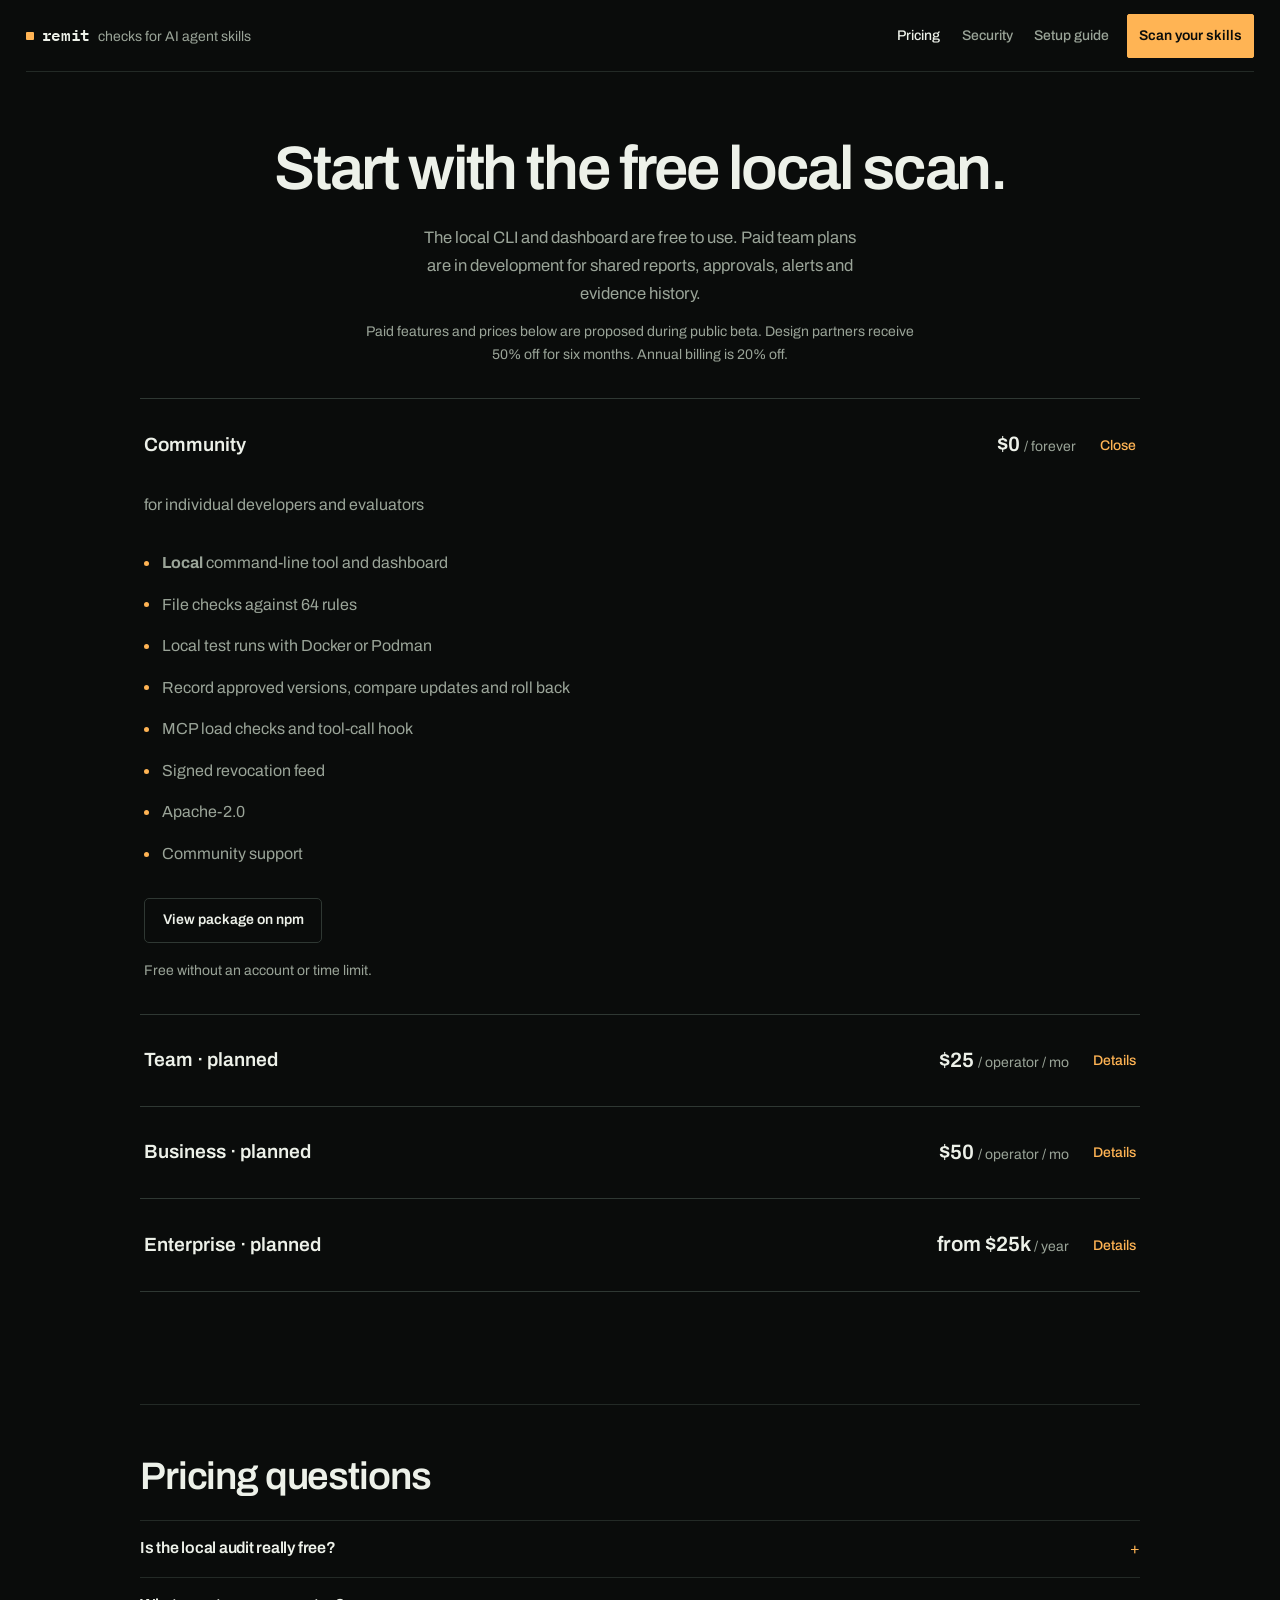
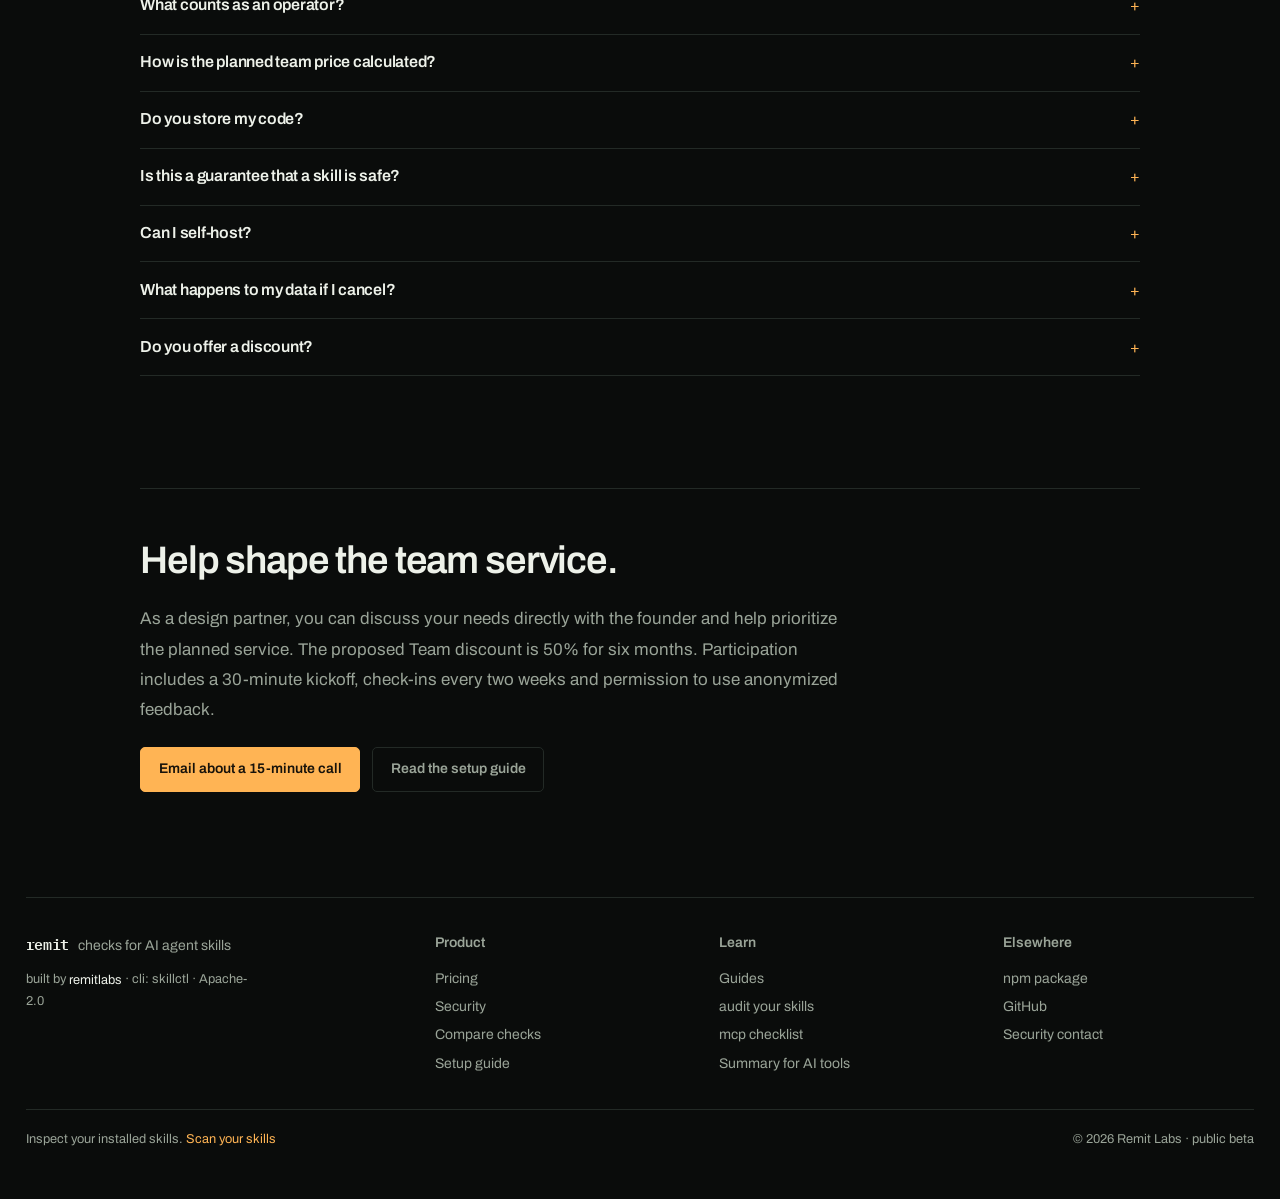
<file: pricing.html>
<!doctype html>
<html lang="en">
<head>
<meta charset="utf-8">
<meta name="viewport" content="width=device-width, initial-scale=1">
<title>Free and planned team plans | Remit</title>
<meta name="description" content="The local scan is free. Explore proposed team pricing for shared reports and approvals. Hosted features are in development.">
<meta name="theme-color" content="#0A0C0B">
<link rel="canonical" href="https://remitlabs.github.io/pricing.html">
<meta property="og:type" content="website">
<meta property="og:title" content="Free and planned team plans | Remit">
<meta property="og:description" content="The local scan is free. Explore proposed team pricing for shared reports and approvals. Hosted features are in development.">
<meta property="og:url" content="https://remitlabs.github.io/pricing.html">
<meta property="og:image" content="https://remitlabs.github.io/assets/og.png">
<meta name="twitter:card" content="summary_large_image">
<link rel="icon" href='data:image/svg+xml,<svg xmlns="http://www.w3.org/2000/svg" viewBox="0 0 32 32"><rect width="32" height="32" rx="6" fill="%230A0C0B"/><rect x="7" y="7" width="4" height="18" fill="%23FFB454"/><path d="M14 7h7a5 5 0 010 10h-7z" fill="none" stroke="%23EDF1E9" stroke-width="2.4"/><path d="M20 17l5 8" stroke="%23EDF1E9" stroke-width="2.4"/></svg>'>
<link rel="preconnect" href="https://fonts.googleapis.com">
<link rel="preconnect" href="https://fonts.gstatic.com" crossorigin>
<link href="https://fonts.googleapis.com/css2?family=Archivo:wght@400;500;600;700&amp;family=IBM+Plex+Mono:wght@400;500;600&amp;family=Newsreader:ital,opsz,wght@1,6..72,400&amp;display=swap" rel="stylesheet">
<link rel="stylesheet" href="styles.css">
<script>document.documentElement.classList.add('js');</script>
<script type="application/ld+json">
{
  "@context": "https://schema.org",
  "@type": "Product",
  "name": "Remit",
  "description": "Free local checks and version controls for AI agent skills. Hosted team plans are in development.",
  "brand": {
    "@type": "Brand",
    "name": "Remit Labs"
  },
  "url": "https://remitlabs.github.io/pricing.html",
  "offers": [
    {
      "@type": "Offer",
      "name": "Community",
      "price": "0",
      "priceCurrency": "USD",
      "description": "Local CLI, dashboard, static scan, canary, lockfile, MCP router, revocation feed."
    }
  ]
}
</script>
</head>
<body>
<div class="wrap">
  <header class="mast">
    <a class="brand" href="/">remit <em>checks for AI agent skills</em></a>
    <nav class="nav" aria-label="primary">
      <a href="/pricing.html">Pricing</a>
      <a href="/security.html">Security</a>
      <a href="/docs.html">Setup guide</a>
      <a class="pill" href="/#top">Scan your skills</a>
    </nav>
  </header>

  <main>
    <section class="hero" style="grid-template-columns:1fr;padding-bottom:1rem">
      <div>
        <h1>Start with the free local scan.</h1>
        <p class="lede" style="max-width:44ch;margin-top:1.2rem">The local CLI and dashboard are free to use. Paid team plans are in development for shared reports, approvals, alerts and evidence history.</p>
        <p class="note">Paid features and prices below are proposed during public beta. Design partners receive 50% off for six months. Annual billing is 20% off.</p>
      </div>
    </section>

    <section class="tail" style="border-top:0;padding-top:1rem;margin-top:0">
      <div class="plans">
        <details class="plan" open>
          <summary><span class="plan-name">Community</span><span class="plan-price">$0 <small>/ forever</small></span></summary>
          <div class="plan-body"><p>for individual developers and evaluators</p><ul>
            <li><b>Local</b> command-line tool and dashboard</li>
            <li>File checks against 64 rules</li>
            <li>Local test runs with Docker or Podman</li>
            <li>Record approved versions, compare updates and roll back</li>
            <li>MCP load checks and tool-call hook</li>
            <li>Signed revocation feed</li>
            <li>Apache-2.0</li>
            <li>Community support</li>
          </ul><a class="cta" href="https://www.npmjs.com/package/@remitlabs/cli">View package on npm</a><p class="fine">Free without an account or time limit.</p></div>
        </details>
        <details class="plan">
          <summary><span class="plan-name">Team · planned</span><span class="plan-price">$25 <small>/ operator / mo</small></span></summary>
          <div class="plan-body"><p>for 10–50 person engineering teams</p><ul>
            <li>Everything in Community, plus:</li>
            <li><b>Hosted workspace</b> with members and roles</li>
            <li>Shared reports across computers</li>
            <li>Sign in with Google or GitHub</li>
            <li>Team policies and install approvals</li>
            <li>Scheduled scans + Slack/email/webhook alerts</li>
            <li>Hosted container tests, 500 runs/month</li>
            <li>90-day audit log + evidence history</li>
            <li>Private team registry, 5 GB</li>
            <li>Business-hours support</li>
          </ul><a class="cta solid" href="mailto:singhgaurprahalad@gmail.com?subject=Remit%20design%20partner">Email about the Team plan</a><p class="fine">5-operator minimum. Minimum bill of $250/month.</p></div>
        </details>
        <details class="plan">
          <summary><span class="plan-name">Business · planned</span><span class="plan-price">$50 <small>/ operator / mo</small></span></summary>
          <div class="plan-body"><p>for 50–200 person companies with compliance needs</p><ul>
            <li>Everything in Team, plus:</li>
            <li><b>SAML sign-in and SCIM user management</b></li>
            <li>Role-based permissions and limited-access API keys</li>
            <li>Security-log integrations with Splunk, Datadog and Sentinel</li>
            <li>Compliance evidence pack (SOC 2 / ISO 27001)</li>
            <li>1-year retention + legal hold</li>
            <li>Custom rules and signature packs</li>
            <li>99.9% uptime service agreement</li>
            <li>Priority support</li>
          </ul><a class="cta" href="mailto:singhgaurprahalad@gmail.com?subject=Remit%20Business">Email about Business</a><p class="fine">20-operator minimum. Minimum bill of $1,000/month.</p></div>
        </details>
        <details class="plan">
          <summary><span class="plan-name">Enterprise · planned</span><span class="plan-price">from $25k <small>/ year</small></span></summary>
          <div class="plan-body"><p>for regulated or 200+ person organizations, including offline environments</p><ul>
            <li>Everything in Business, plus:</li>
            <li><b>Self-hosted</b>, private-cloud or isolated deployment</li>
            <li>Dedicated container test workers</li>
            <li>Custom data residency and retention</li>
            <li>Integrations with GitLab, Azure DevOps, Jira and ServiceNow</li>
            <li>Security review and penetration-test report</li>
            <li>24/7 support and a named technical account manager</li>
            <li>Professional services</li>
          </ul><a class="cta" href="mailto:singhgaurprahalad@gmail.com?subject=Remit%20Enterprise">Email about Enterprise</a><p class="fine">Planned custom contract and data processing agreement.</p></div>
        </details>
      </div>
    </section>

    <section class="tail">
      <h2 class="sec-head">Pricing questions</h2>
      <div class="faq">
        <details>
          <summary>Is the local audit really free?</summary>
          <div class="a">Yes. Run <code>npx @remitlabs/cli@latest start</code> to scan your installed skills and open a local report. The local plan has no account requirement or time limit.</div>
        </details>
        <details>
          <summary>What counts as an operator?</summary>
          <div class="a">In the proposed plans, an operator can change policy, approve an install, run a hosted test or manage the organization. Read-only viewers are unlimited and free.</div>
        </details>
        <details>
          <summary>How is the planned team price calculated?</summary>
          <div class="a">The proposed price depends on the people who can manage the service. Each paid plan also has a minimum bill, shown above. The number of skill files does not affect that price.</div>
        </details>
        <details>
          <summary>Do you store my code?</summary>
          <div class="a">The local scan keeps skill content on your computer. For the planned hosted service, the data flow will be published before release. See the <a href="/security.html">data-handling details</a>.</div>
        </details>
        <details>
          <summary>Is this a guarantee that a skill is safe?</summary>
          <div class="a">A scan can miss harmful behavior. Container tests show what happened during one run. Read the findings and missing checks before approving a skill.</div>
        </details>
        <details>
          <summary>Can I self-host?</summary>
          <div class="a">Self-hosting is planned for Enterprise. The API runs on Postgres or PGlite. Enterprise packaging, documentation, backups and operator access are part of the proposed plan.</div>
        </details>
        <details>
          <summary>What happens to my data if I cancel?</summary>
          <div class="a">The proposed hosted-service terms provide JSON or Markdown exports for 30 days after cancellation, followed by deletion on request.</div>
        </details>
        <details>
          <summary>Do you offer a discount?</summary>
          <div class="a">The proposed discounts are 20% for annual billing and 50% for design partners for six months. Email to discuss open-source or student pricing.</div>
        </details>
      </div>
    </section>

    <section class="tail">
      <h2 class="sec-head">Help shape the team service.</h2>
      <p class="prose">As a design partner, you can discuss your needs directly with the founder and help prioritize the planned service. The proposed Team discount is 50% for six months. Participation includes a 30-minute kickoff, check-ins every two weeks and permission to use anonymized feedback.</p>
      <div class="cta-row" style="margin-top:1.4rem">
        <a class="cta solid" href="mailto:singhgaurprahalad@gmail.com?subject=Remit%20design%20partner">Email about a 15-minute call</a>
        <a class="cta ghost" href="/docs.html">Read the setup guide</a>
      </div>
    </section>
  </main>

  <footer class="foot">
    <div class="col">
      <span class="brand">remit <em>checks for AI agent skills</em></span>
      <p>built by <a href="https://www.npmjs.com/org/remitlabs" style="display:inline;color:var(--ink)">remitlabs</a> · cli: skillctl · Apache-2.0</p>
    </div>
    <div class="col">
      <h4>Product</h4>
      <a href="/pricing.html">Pricing</a>
      <a href="/security.html">Security</a>
      <a href="/compare.html">Compare checks</a>
      <a href="/docs.html">Setup guide</a>
    </div>
    <div class="col">
      <h4>Learn</h4>
      <a href="/blog/">Guides</a>
      <a href="/blog/audit-claude-code-skills.html">audit your skills</a>
      <a href="/blog/mcp-security-checklist.html">mcp checklist</a>
      <a href="/llms.txt">Summary for AI tools</a>
    </div>
    <div class="col">
      <h4>Elsewhere</h4>
      <a href="https://www.npmjs.com/package/@remitlabs/cli">npm package</a>
      <a href="https://github.com/remitlabs">GitHub</a>
      <a href="/.well-known/security.txt">Security contact</a>
    </div>
    <div class="bottom">
      <span>Inspect your installed skills. <a href="/#top" style="display:inline">Scan your skills</a></span>
      <span>© 2026 Remit Labs · public beta</span>
    </div>
  </footer>
</div>
<script src="site.js" defer></script>
</body>
</html>
</file>
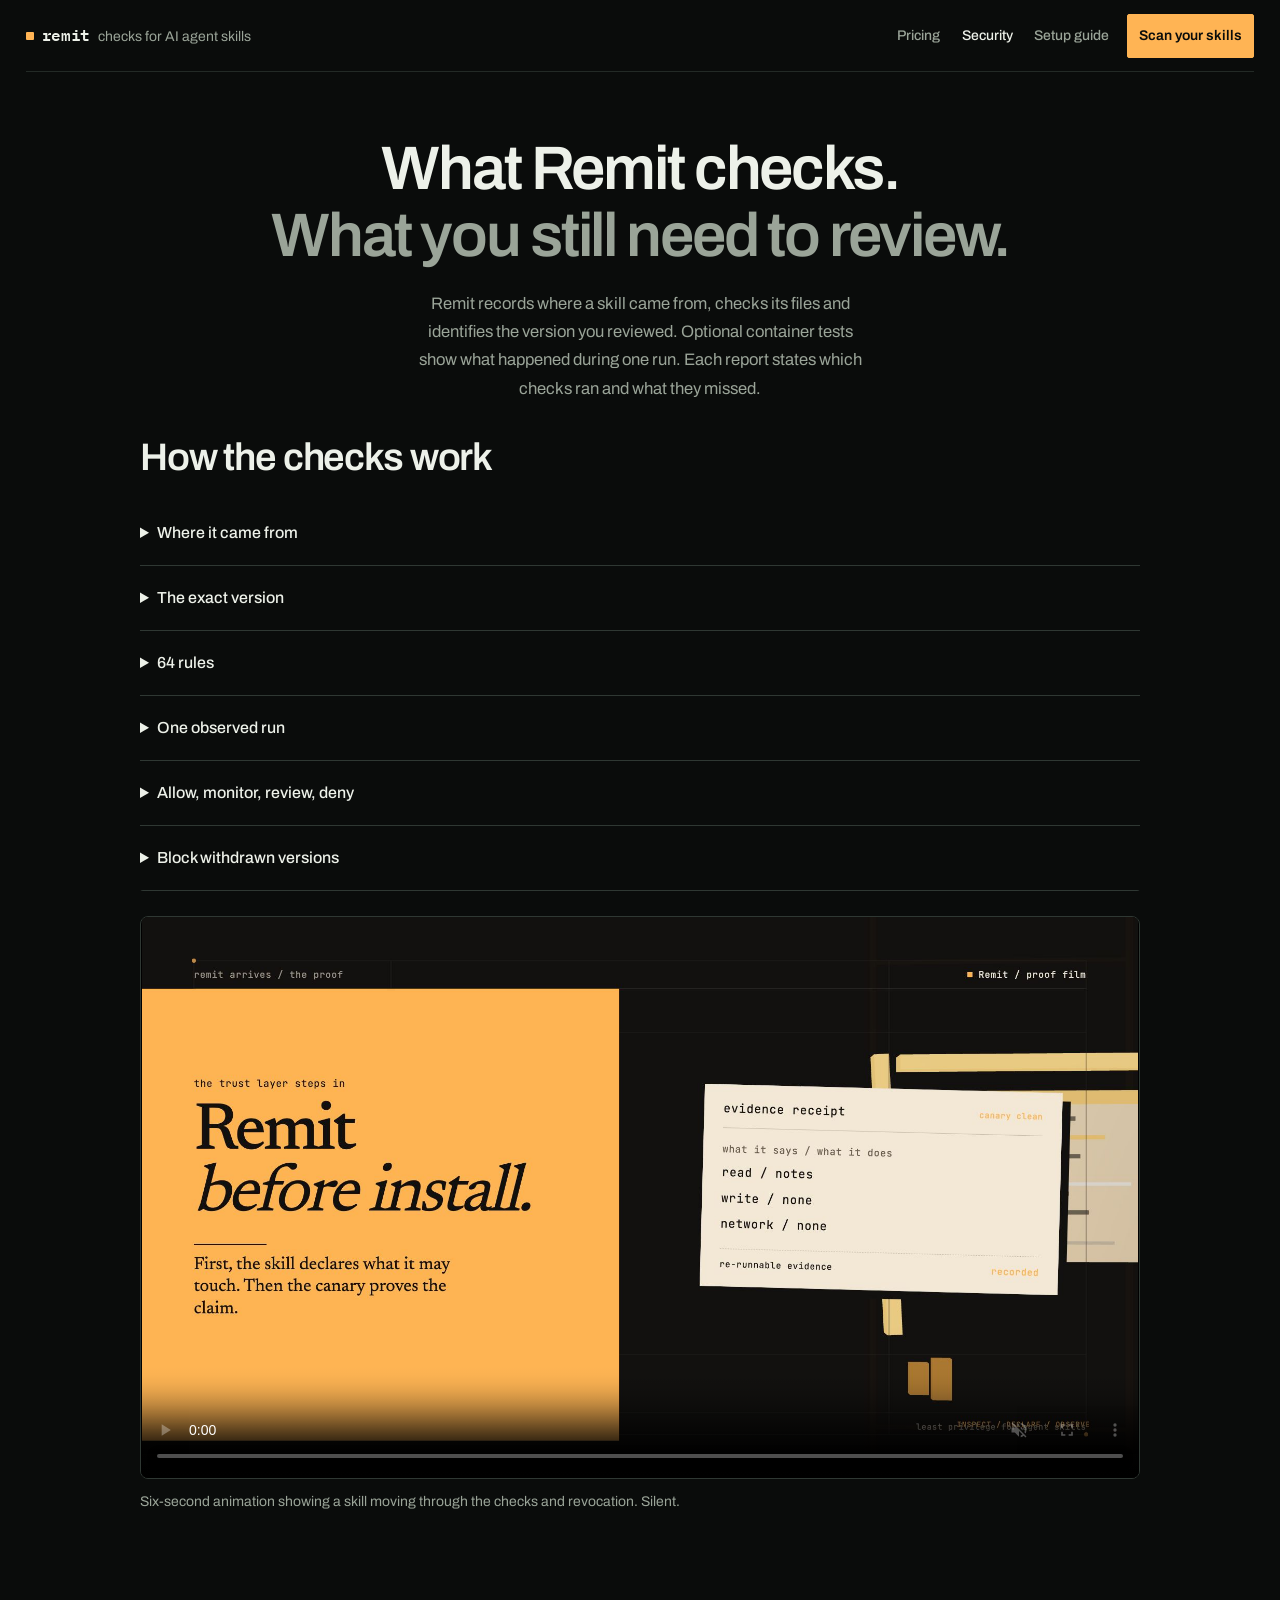
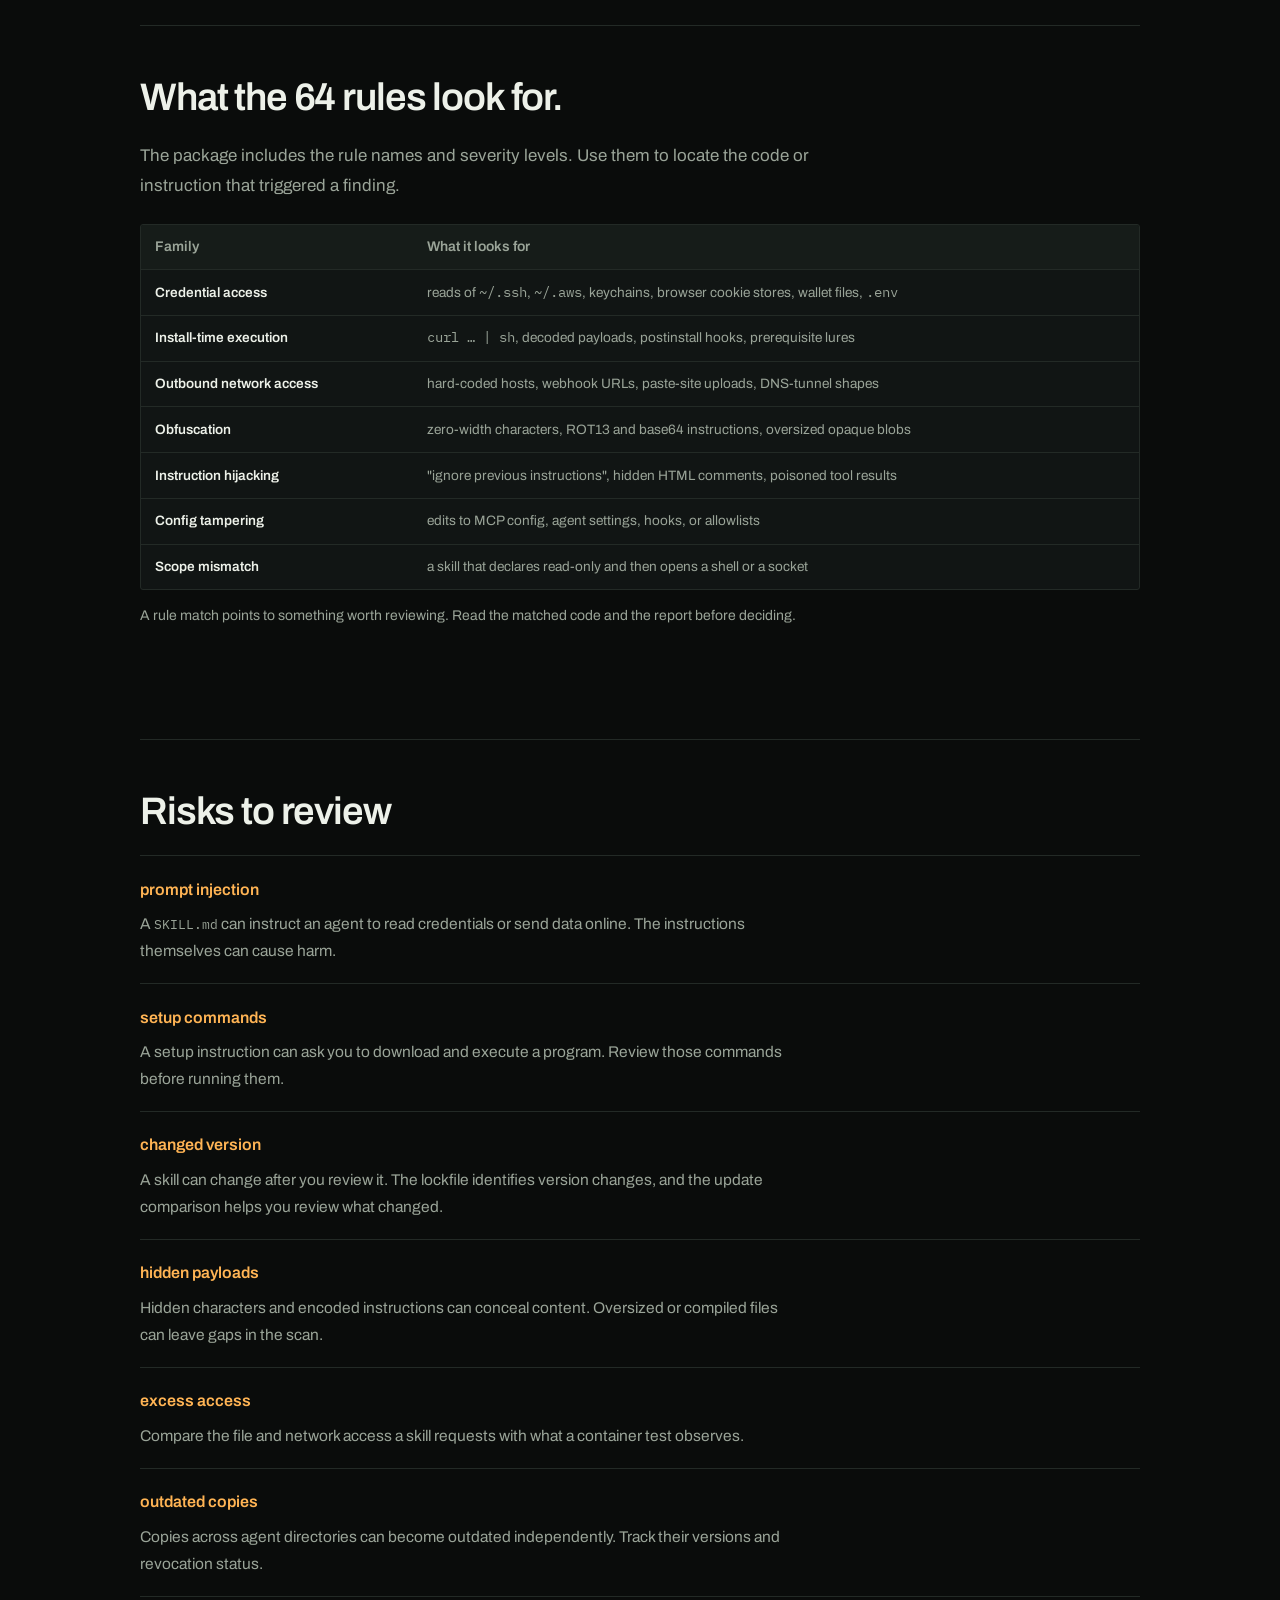
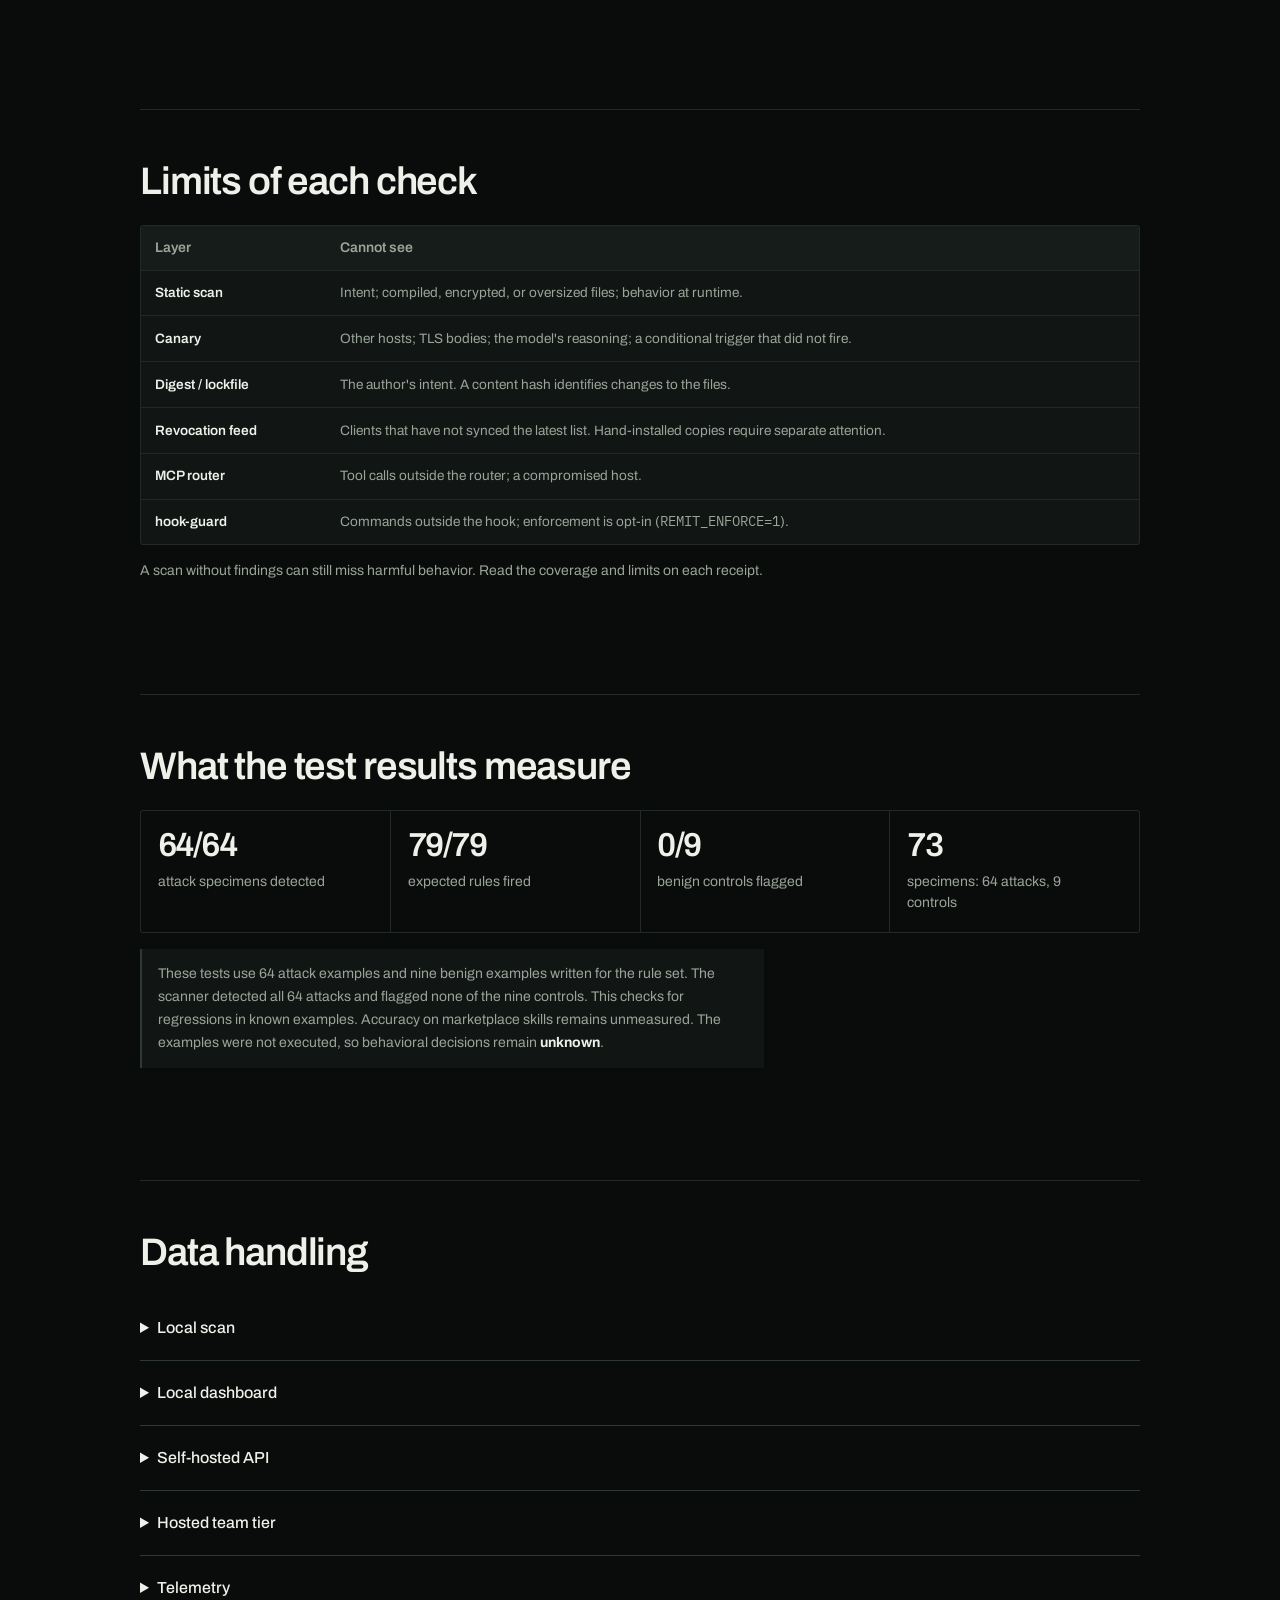
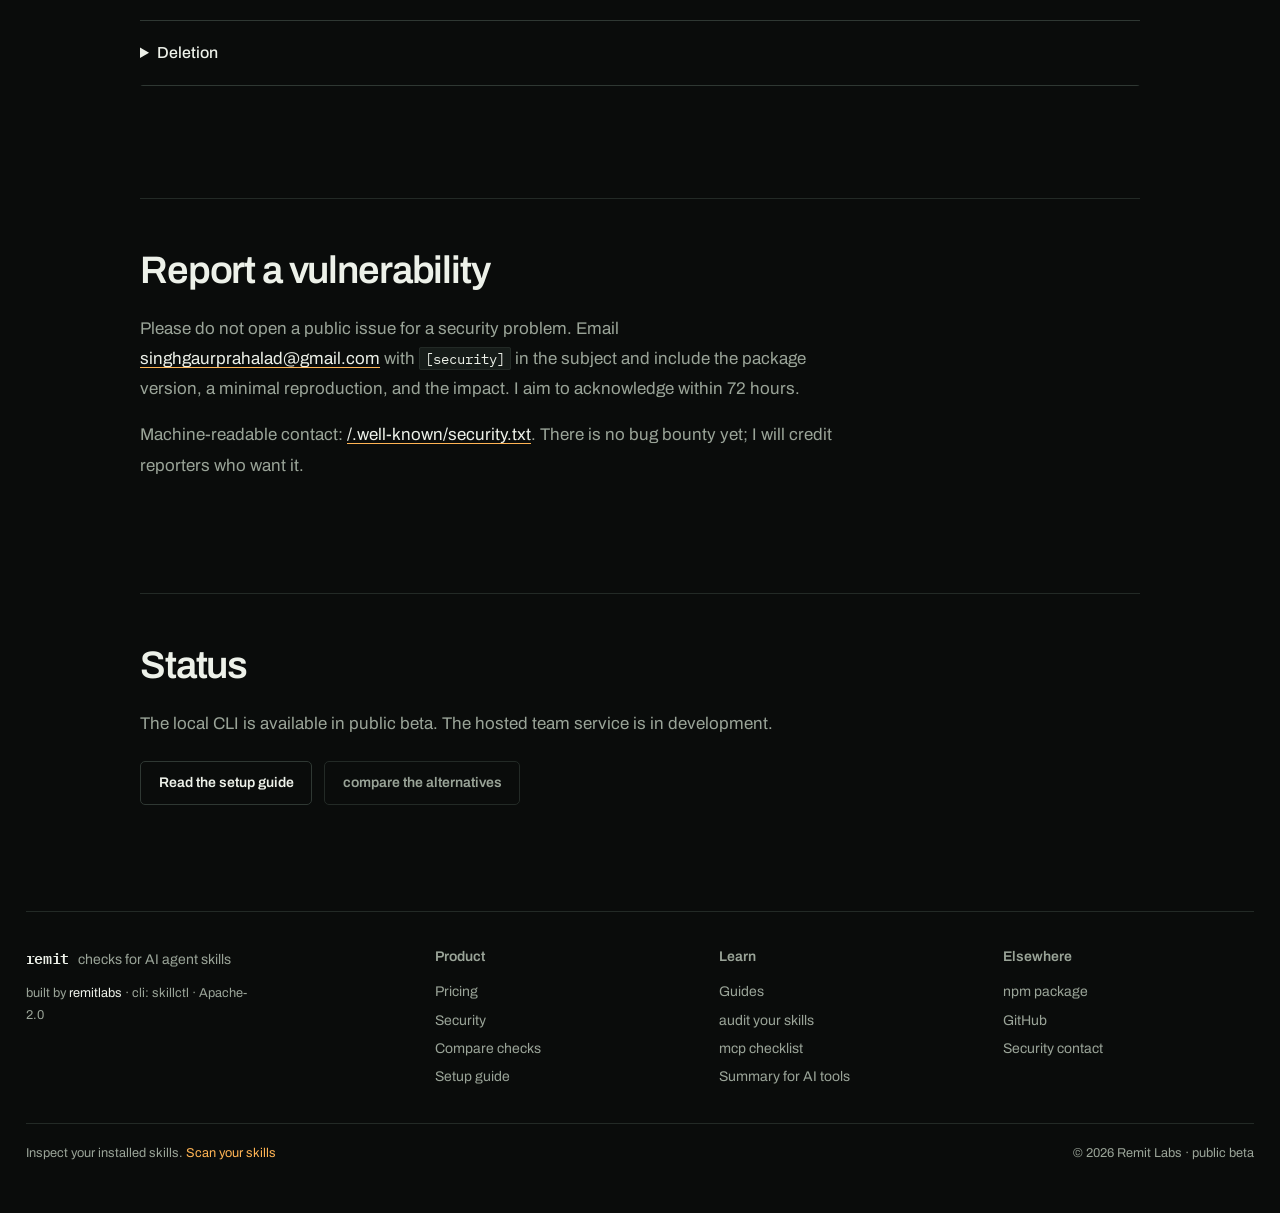
<file: security.html>
<!doctype html>
<html lang="en">
<head>
<meta charset="utf-8">
<meta name="viewport" content="width=device-width, initial-scale=1">
<title>Security checks and limits | Remit</title>
<meta name="description" content="See what Remit checks, how reports work, what tests can miss and how your local scan handles data.">
<meta name="theme-color" content="#0A0C0B">
<link rel="canonical" href="https://remitlabs.github.io/security.html">
<meta property="og:type" content="website">
<meta property="og:title" content="Security checks and limits | Remit">
<meta property="og:description" content="See what Remit checks, how reports work, what tests can miss and how your local scan handles data.">
<meta property="og:url" content="https://remitlabs.github.io/security.html">
<meta property="og:image" content="https://remitlabs.github.io/assets/og.png">
<meta name="twitter:card" content="summary_large_image">
<link rel="icon" href='data:image/svg+xml,<svg xmlns="http://www.w3.org/2000/svg" viewBox="0 0 32 32"><rect width="32" height="32" rx="6" fill="%230A0C0B"/><rect x="7" y="7" width="4" height="18" fill="%23FFB454"/><path d="M14 7h7a5 5 0 010 10h-7z" fill="none" stroke="%23EDF1E9" stroke-width="2.4"/><path d="M20 17l5 8" stroke="%23EDF1E9" stroke-width="2.4"/></svg>'>
<link rel="preconnect" href="https://fonts.googleapis.com">
<link rel="preconnect" href="https://fonts.gstatic.com" crossorigin>
<link href="https://fonts.googleapis.com/css2?family=Archivo:wght@400;500;600;700&amp;family=IBM+Plex+Mono:wght@400;500;600&amp;family=Newsreader:ital,opsz,wght@1,6..72,400&amp;display=swap" rel="stylesheet">
<link rel="stylesheet" href="styles.css">
<script>document.documentElement.classList.add('js');</script>
<script type="application/ld+json">
{
  "@context": "https://schema.org",
  "@type": "FAQPage",
  "mainEntity": [
    { "@type": "Question", "name": "Does Remit upload my code?", "acceptedAnswer": { "@type": "Answer", "text": "The local scan keeps skill content on your computer. The self-hosted API runs on your infrastructure. Hosted data handling will be documented before release." } },
    { "@type": "Question", "name": "Is a clean scan a guarantee that a skill is safe?", "acceptedAnswer": { "@type": "Answer", "text": "A scan can miss harmful behavior. A container test records one run. Read the findings and missing checks before approving a skill." } },
    { "@type": "Question", "name": "How does revocation work?", "acceptedAnswer": { "@type": "Answer", "text": "Clients verify the signed revocation list. After sync, the MCP router blocks listed versions. Sync removes Remit-managed copies and identifies hand-installed copies for review and parking." } }
  ]
}
</script>
</head>
<body>
<div class="wrap">
  <header class="mast">
    <a class="brand" href="/">remit <em>checks for AI agent skills</em></a>
    <nav class="nav" aria-label="primary">
      <a href="/pricing.html">Pricing</a>
      <a href="/security.html">Security</a>
      <a href="/docs.html">Setup guide</a>
      <a class="pill" href="/#top">Scan your skills</a>
    </nav>
  </header>

  <main>
    <section class="hero" style="grid-template-columns:1fr;padding-bottom:1rem">
      <div>
        <h1>What Remit checks.<br><span style="color:var(--dim)">What you still need to review.</span></h1>
        <p class="lede" style="max-width:46ch;margin-top:1.2rem">Remit records where a skill came from, checks its files and identifies the version you reviewed. Optional container tests show what happened during one run. Each report states which checks ran and what they missed.</p>
      </div>
    </section>

    <section class="tail" style="border-top:0;padding-top:1rem;margin-top:0">
      <h2 class="sec-head">How the checks work</h2>
      <div class="grid three">
        <details class="info-detail"><summary>Where it came from</summary><div class="info-detail-body"><p>Remit records the registry, repository or local source. Review that source alongside the scan findings.</p></div></details>
        <details class="info-detail"><summary>The exact version</summary><div class="info-detail-body"><p>Each assessment identifies the exact version checked using a content hash. A changed version needs a new assessment.</p></div></details>
        <details class="info-detail"><summary>64 rules</summary><div class="info-detail-body"><p>Remit checks <code>SKILL.md</code> and scripts for patterns such as secret-file access, downloaded shell commands and hidden instructions. Each match needs review.</p></div></details>
        <details class="info-detail"><summary>One observed run</summary><div class="info-detail-body"><p>A temporary container uses fake secrets, strace and a logging proxy to record credential access, network destinations, file writes and shell commands. It records activity by default.</p></div></details>
        <details class="info-detail"><summary>Allow, monitor, review, deny</summary><div class="info-detail-body"><p>Each decision includes its reason and missing checks. Loading a skill marked for review requires an explicit opt-in.</p></div></details>
        <details class="info-detail"><summary>Block withdrawn versions</summary><div class="info-detail-body"><p>Clients verify an Ed25519-signed revocation list. The MCP router blocks listed versions after receiving the update. Sync also identifies hand-installed copies that need attention.</p></div></details>
      </div>
      <figure class="film-figure" style="margin-top:1.6rem">
        <div class="film">
          <video src="assets/remit-loop.mp4" poster="assets/poster.jpg" muted loop playsinline autoplay controls preload="none" aria-label="A short loop showing a skill moving through scan, receipt, install, and revocation"></video>
        </div>
        <figcaption>Six-second animation showing a skill moving through the checks and revocation. Silent.</figcaption>
      </figure>
    </section>

    <section class="tail">
      <h2 class="sec-head">What the 64 rules look for.</h2>
      <p class="prose">The package includes the rule names and severity levels. Use them to locate the code or instruction that triggered a finding.</p>
      <div class="table-wrap" style="margin-top:1.4rem">
        <table>
          <thead><tr><th>Family</th><th>What it looks for</th></tr></thead>
          <tbody>
            <tr><td><b>Credential access</b></td><td>reads of <code>~/.ssh</code>, <code>~/.aws</code>, keychains, browser cookie stores, wallet files, <code>.env</code></td></tr>
            <tr><td><b>Install-time execution</b></td><td><code>curl … | sh</code>, decoded payloads, postinstall hooks, prerequisite lures</td></tr>
            <tr><td><b>Outbound network access</b></td><td>hard-coded hosts, webhook URLs, paste-site uploads, DNS-tunnel shapes</td></tr>
            <tr><td><b>Obfuscation</b></td><td>zero-width characters, ROT13 and base64 instructions, oversized opaque blobs</td></tr>
            <tr><td><b>Instruction hijacking</b></td><td>"ignore previous instructions", hidden HTML comments, poisoned tool results</td></tr>
            <tr><td><b>Config tampering</b></td><td>edits to MCP config, agent settings, hooks, or allowlists</td></tr>
            <tr><td><b>Scope mismatch</b></td><td>a skill that declares read-only and then opens a shell or a socket</td></tr>
          </tbody>
        </table>
      </div>
      <p class="table-note">A rule match points to something worth reviewing. Read the matched code and the report before deciding.</p>
    </section>

    <section class="tail">
      <h2 class="sec-head">Risks to review</h2>
      <div class="ledger">
        <div class="row"><div class="t">prompt injection</div><p>A <code>SKILL.md</code> can instruct an agent to read credentials or send data online. The instructions themselves can cause harm.</p></div>
        <div class="row"><div class="t">setup commands</div><p>A setup instruction can ask you to download and execute a program. Review those commands before running them.</p></div>
        <div class="row"><div class="t">changed version</div><p>A skill can change after you review it. The lockfile identifies version changes, and the update comparison helps you review what changed.</p></div>
        <div class="row"><div class="t">hidden payloads</div><p>Hidden characters and encoded instructions can conceal content. Oversized or compiled files can leave gaps in the scan.</p></div>
        <div class="row"><div class="t">excess access</div><p>Compare the file and network access a skill requests with what a container test observes.</p></div>
        <div class="row"><div class="t">outdated copies</div><p>Copies across agent directories can become outdated independently. Track their versions and revocation status.</p></div>
      </div>
    </section>

    <section class="tail">
      <h2 class="sec-head">Limits of each check</h2>
      <div class="table-wrap">
        <table>
          <thead><tr><th>Layer</th><th>Cannot see</th></tr></thead>
          <tbody>
            <tr><td><b>Static scan</b></td><td>Intent; compiled, encrypted, or oversized files; behavior at runtime.</td></tr>
            <tr><td><b>Canary</b></td><td>Other hosts; TLS bodies; the model's reasoning; a conditional trigger that did not fire.</td></tr>
            <tr><td><b>Digest / lockfile</b></td><td>The author's intent. A content hash identifies changes to the files.</td></tr>
            <tr><td><b>Revocation feed</b></td><td>Clients that have not synced the latest list. Hand-installed copies require separate attention.</td></tr>
            <tr><td><b>MCP router</b></td><td>Tool calls outside the router; a compromised host.</td></tr>
            <tr><td><b>hook-guard</b></td><td>Commands outside the hook; enforcement is opt-in (<code>REMIT_ENFORCE=1</code>).</td></tr>
          </tbody>
        </table>
      </div>
      <p class="table-note">A scan without findings can still miss harmful behavior. Read the coverage and limits on each receipt.</p>
    </section>

    <section class="tail" id="coverage">
      <h2 class="sec-head">What the test results measure</h2>
      <div class="tally">
        <div><b>64/64</b><span>attack specimens detected</span></div>
        <div><b>79/79</b><span>expected rules fired</span></div>
        <div><b>0/9</b><span>benign controls flagged</span></div>
        <div><b>73</b><span>specimens: 64 attacks, 9 controls</span></div>
      </div>
      <p class="bench-note">These tests use 64 attack examples and nine benign examples written for the rule set. The scanner detected all 64 attacks and flagged none of the nine controls. This checks for regressions in known examples. Accuracy on marketplace skills remains unmeasured. The examples were not executed, so behavioral decisions remain <b>unknown</b>.</p>
    </section>

    <section class="tail">
      <h2 class="sec-head">Data handling</h2>
      <div class="grid two">
        <details class="info-detail"><summary>Local scan</summary><div class="info-detail-body"><p>The file scan, local index and container tests run on your computer. The local scan leaves skill content on your machine.</p></div></details>
        <details class="info-detail"><summary>Local dashboard</summary><div class="info-detail-body"><p>Binds to <code>127.0.0.1:8787</code>. Nothing is exposed to the network by default.</p></div></details>
        <details class="info-detail"><summary>Self-hosted API</summary><div class="info-detail-body"><p>Runs on your infrastructure with Postgres, PGlite or SQLite.</p></div></details>
        <details class="info-detail"><summary>Hosted team tier</summary><div class="info-detail-body"><p>In development. Before general release, I plan to publish the data flow, service providers, retention policy and data processing agreement.</p></div></details>
        <details class="info-detail"><summary>Telemetry</summary><div class="info-detail-body"><p>Telemetry is opt-in and collects aggregate activation events. It excludes skill content, file paths and code.</p></div></details>
        <details class="info-detail"><summary>Deletion</summary><div class="info-detail-body"><p>The proposed hosted-service terms provide JSON or Markdown exports for 30 days after cancellation, followed by deletion on request.</p></div></details>
      </div>
    </section>

    <section class="tail">
      <h2 class="sec-head">Report a vulnerability</h2>
      <p class="prose">Please do not open a public issue for a security problem. Email <a href="mailto:singhgaurprahalad@gmail.com?subject=%5Bsecurity%5D%20Remit">singhgaurprahalad@gmail.com</a> with <code>[security]</code> in the subject and include the package version, a minimal reproduction, and the impact. I aim to acknowledge within 72 hours.</p>
      <p class="prose">Machine-readable contact: <a href="/.well-known/security.txt">/.well-known/security.txt</a>. There is no bug bounty yet; I will credit reporters who want it.</p>
    </section>

    <section class="tail">
      <h2 class="sec-head">Status</h2>
      <p class="prose">The local CLI is available in public beta. The hosted team service is in development.</p>
      <div class="cta-row" style="margin-top:1.4rem">
        <a class="cta" href="/docs.html">Read the setup guide</a>
        <a class="cta ghost" href="/compare.html">compare the alternatives</a>
      </div>
    </section>
  </main>

  <footer class="foot">
    <div class="col">
      <span class="brand">remit <em>checks for AI agent skills</em></span>
      <p>built by <a href="https://www.npmjs.com/org/remitlabs" style="display:inline;color:var(--ink)">remitlabs</a> · cli: skillctl · Apache-2.0</p>
    </div>
    <div class="col">
      <h4>Product</h4>
      <a href="/pricing.html">Pricing</a>
      <a href="/security.html">Security</a>
      <a href="/compare.html">Compare checks</a>
      <a href="/docs.html">Setup guide</a>
    </div>
    <div class="col">
      <h4>Learn</h4>
      <a href="/blog/">Guides</a>
      <a href="/blog/audit-claude-code-skills.html">audit your skills</a>
      <a href="/blog/mcp-security-checklist.html">mcp checklist</a>
      <a href="/llms.txt">Summary for AI tools</a>
    </div>
    <div class="col">
      <h4>Elsewhere</h4>
      <a href="https://www.npmjs.com/package/@remitlabs/cli">npm package</a>
      <a href="https://github.com/remitlabs">GitHub</a>
      <a href="/.well-known/security.txt">Security contact</a>
    </div>
    <div class="bottom">
      <span>Inspect your installed skills. <a href="/#top" style="display:inline">Scan your skills</a></span>
      <span>© 2026 Remit Labs · public beta</span>
    </div>
  </footer>
</div>
<script src="site.js" defer></script>
</body>
</html>
</file>
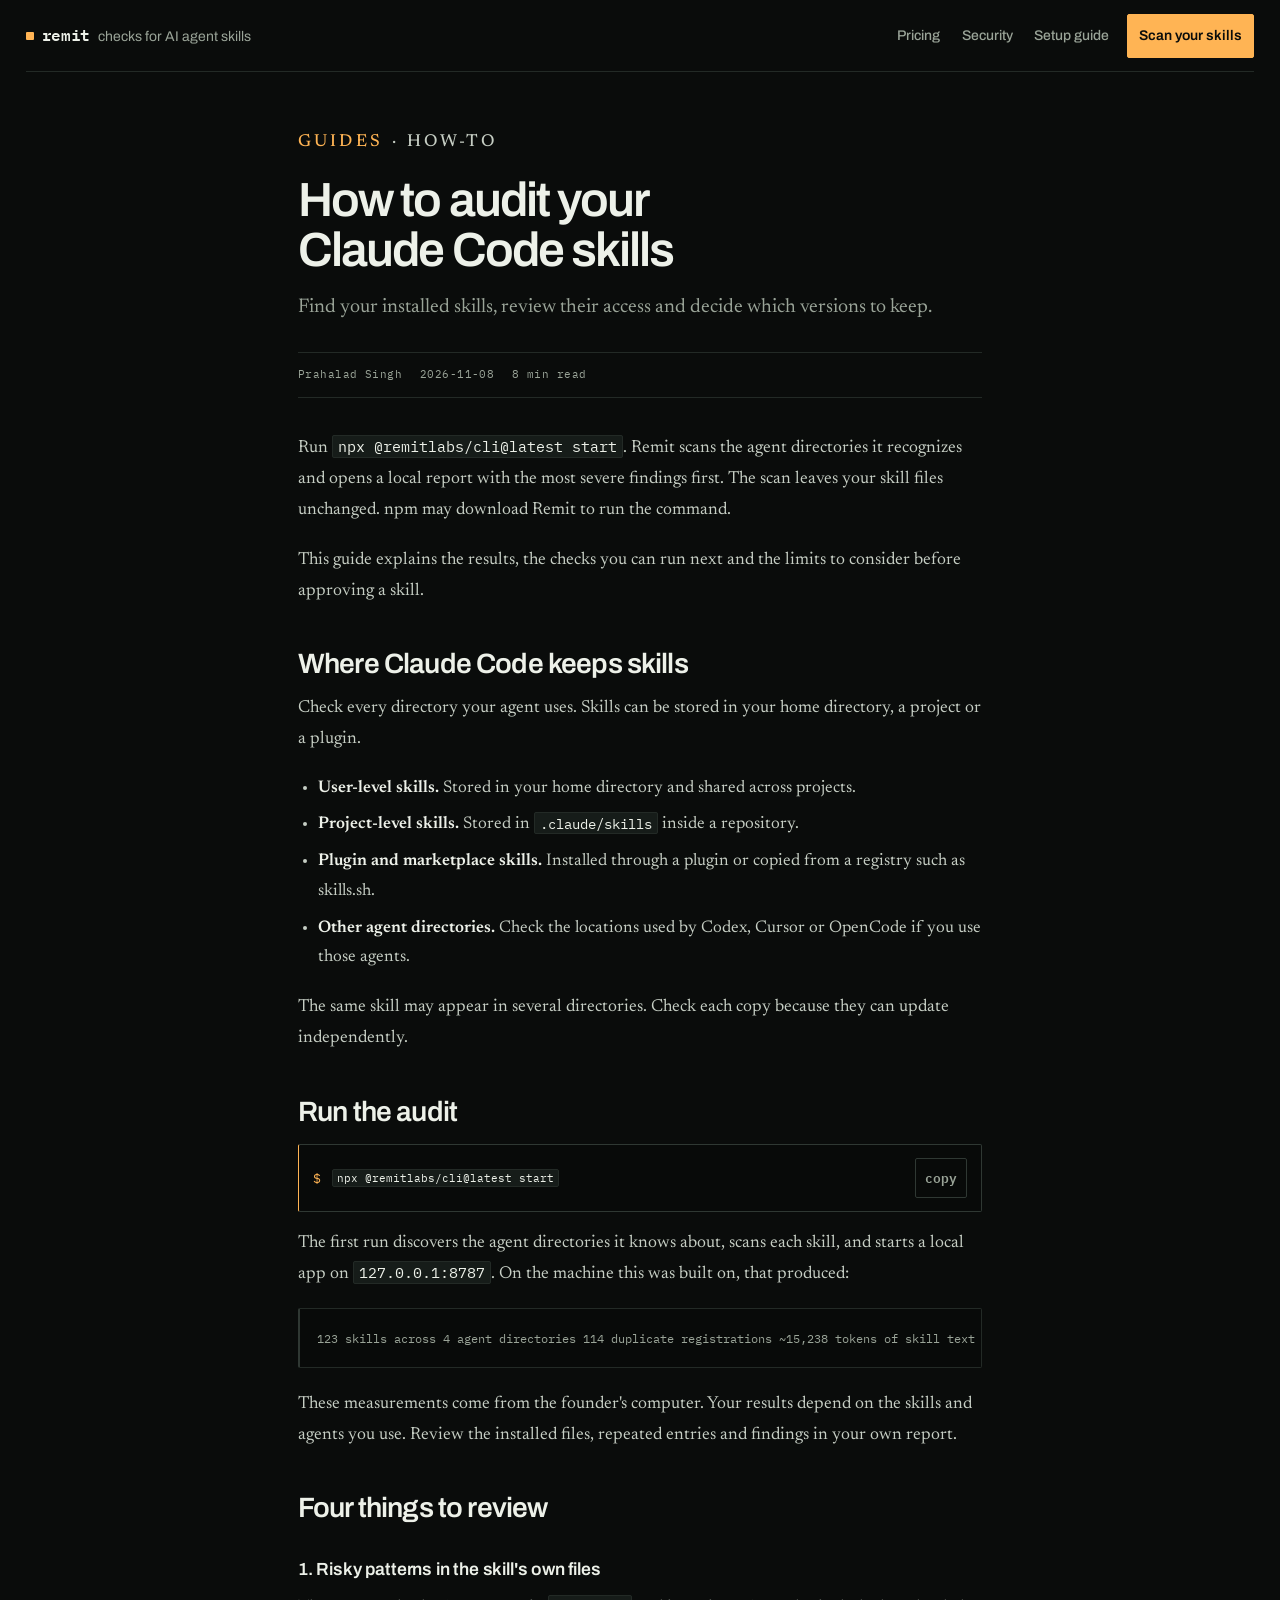
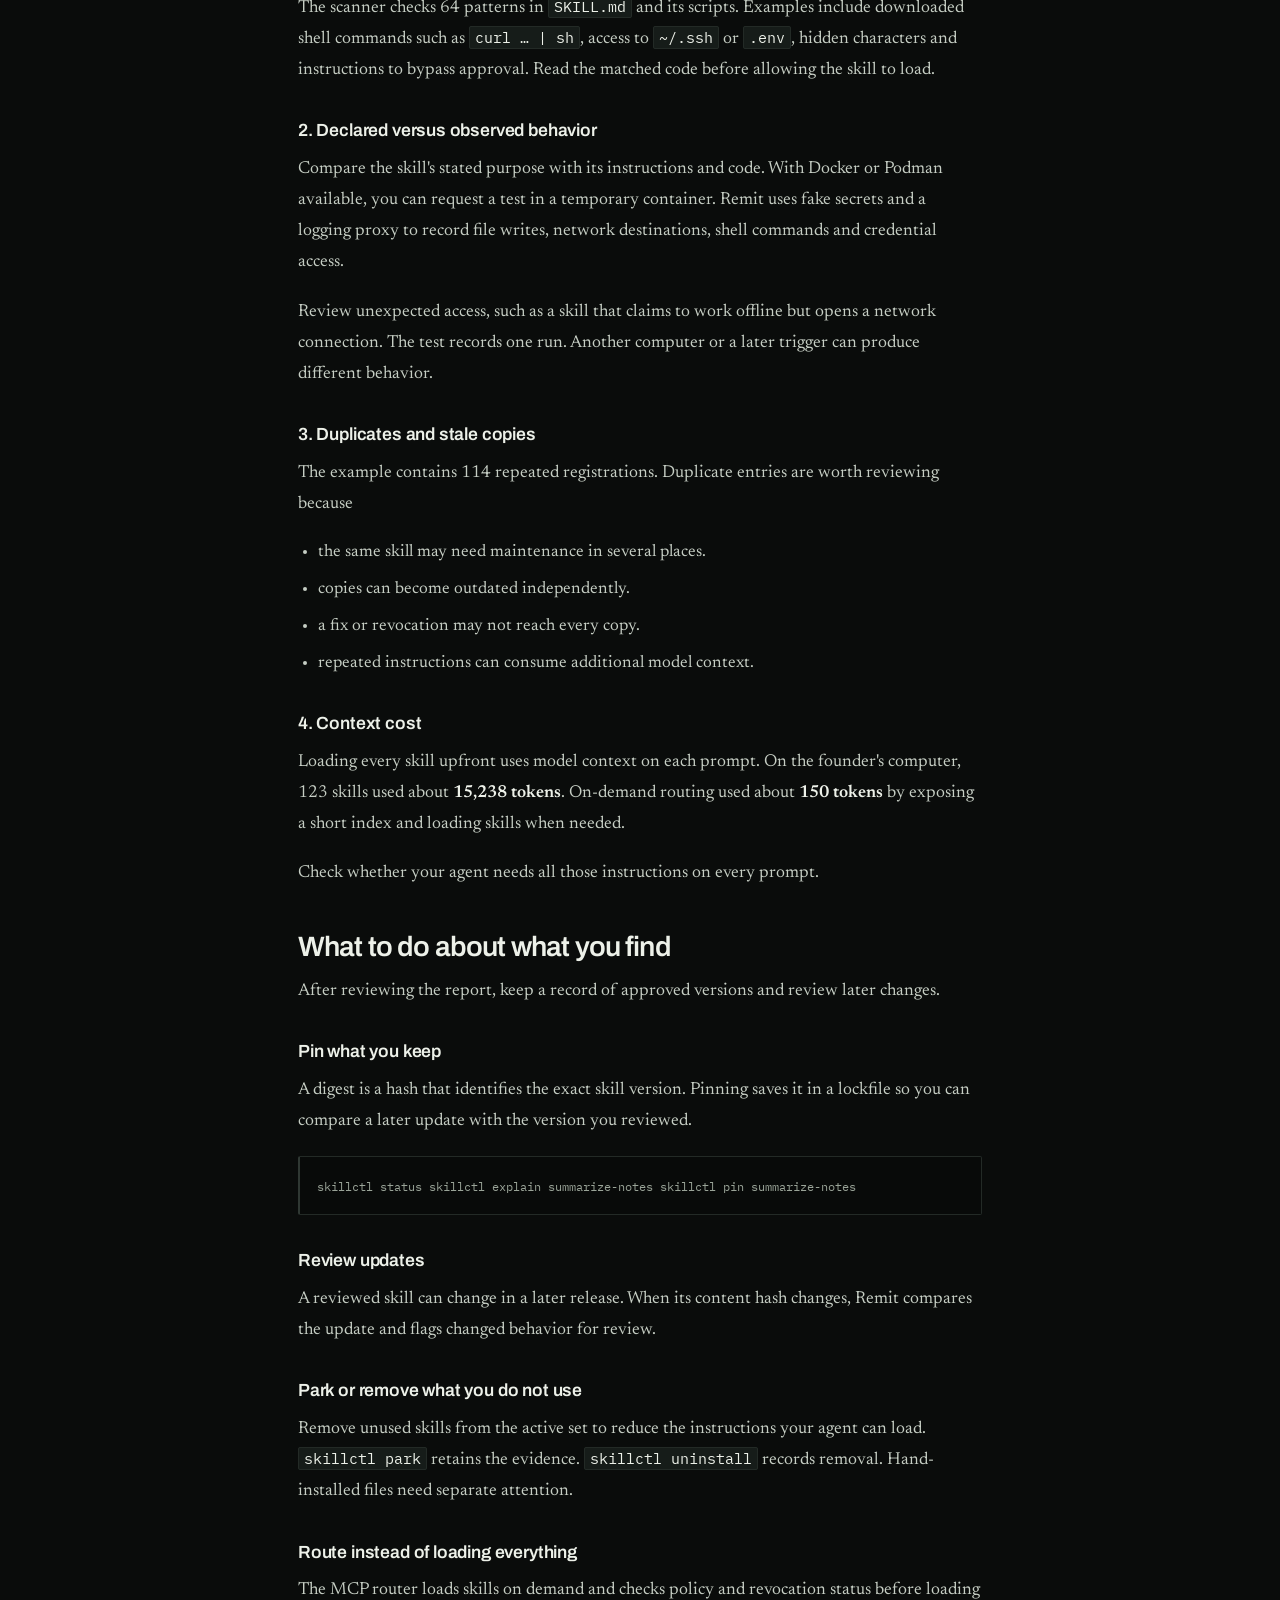
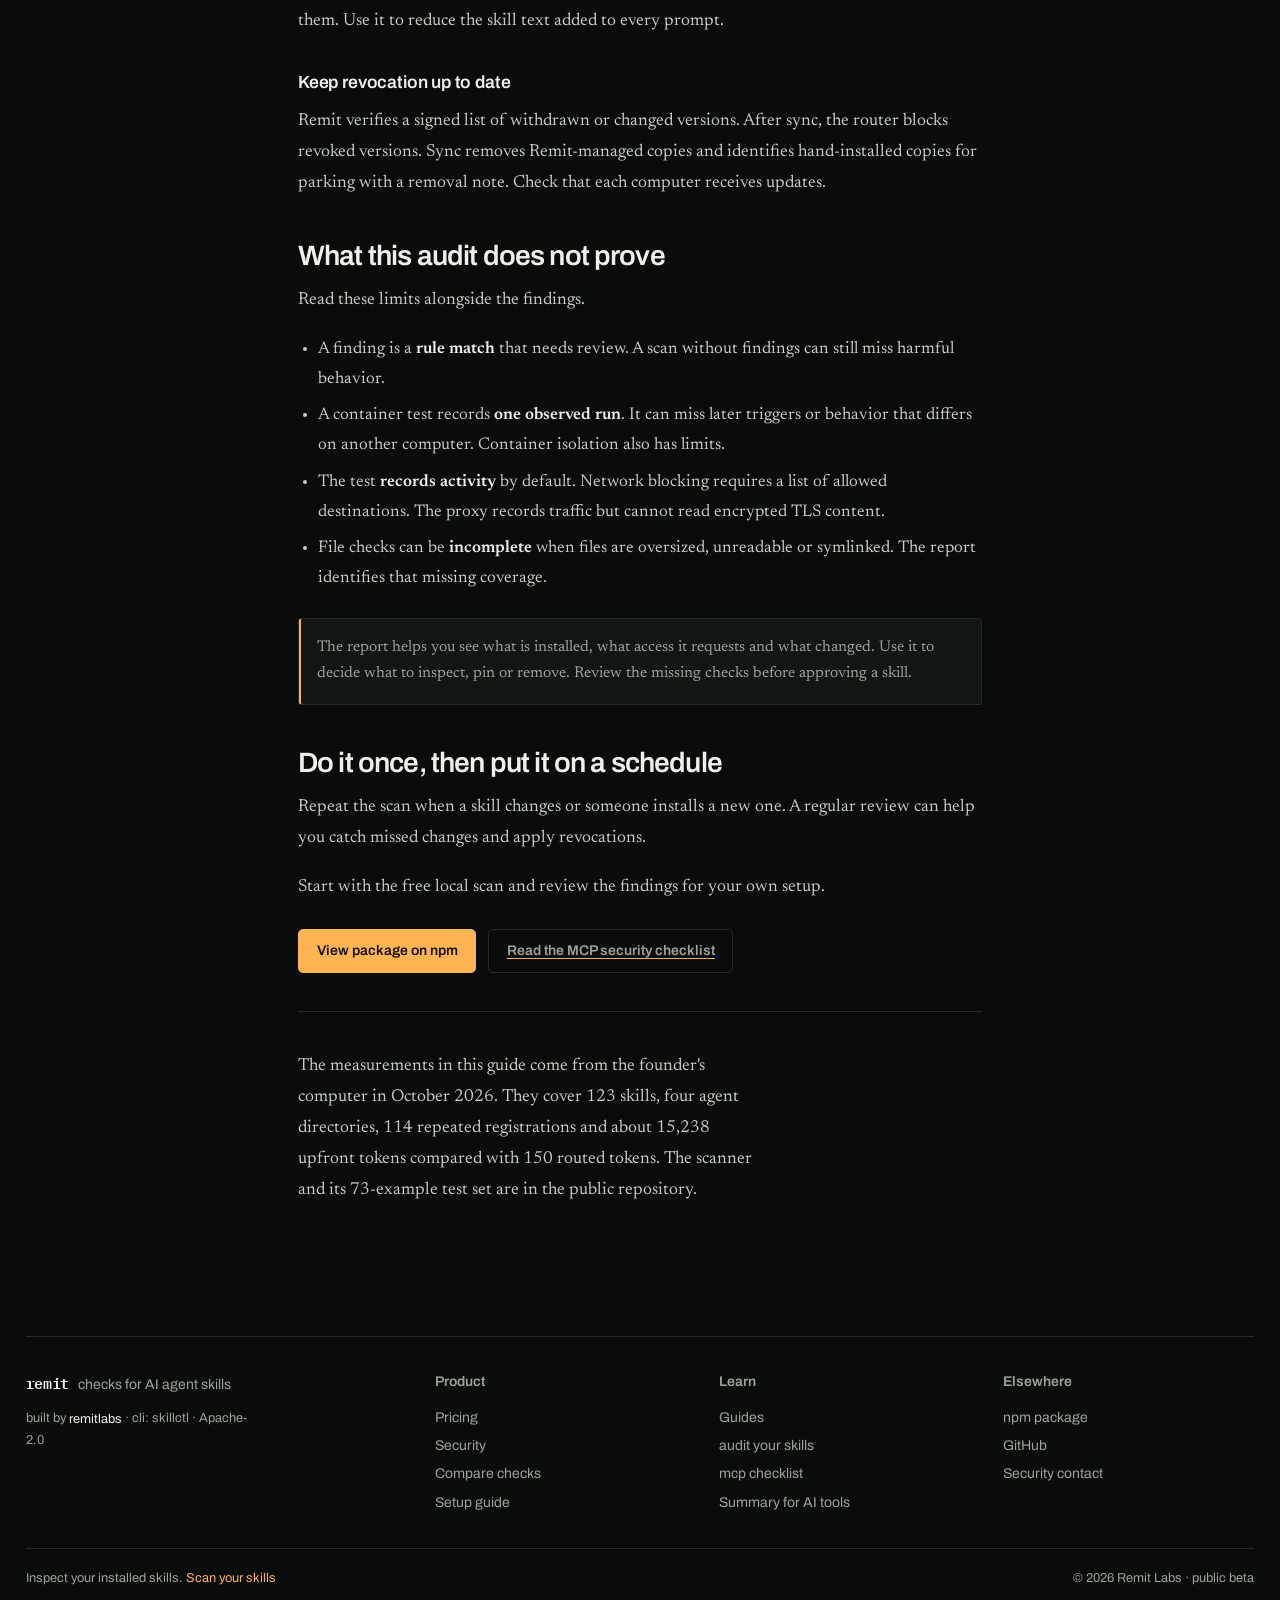
<file: blog/audit-claude-code-skills.html>
<!doctype html>
<html lang="en">
<head>
<meta charset="utf-8">
<meta name="viewport" content="width=device-width, initial-scale=1">
<title>How to audit your Claude Code skills | Remit</title>
<meta name="description" content="Find installed skills, review risky patterns and duplicate copies, and decide which versions to keep. Includes the limits of file scans and container tests.">
<meta name="theme-color" content="#0A0C0B">
<link rel="canonical" href="https://remitlabs.github.io/blog/audit-claude-code-skills.html">
<meta property="og:type" content="article">
<meta property="og:title" content="How to audit your Claude Code skills | Remit">
<meta property="og:description" content="Find installed skills, review risky patterns and duplicate copies, and decide which versions to keep. Includes the limits of file scans and container tests.">
<meta property="og:url" content="https://remitlabs.github.io/blog/audit-claude-code-skills.html">
<meta property="og:image" content="https://remitlabs.github.io/assets/og.png">
<meta name="twitter:card" content="summary_large_image">
<link rel="icon" href='data:image/svg+xml,<svg xmlns="http://www.w3.org/2000/svg" viewBox="0 0 32 32"><rect width="32" height="32" rx="6" fill="%230A0C0B"/><rect x="7" y="7" width="4" height="18" fill="%23FFB454"/><path d="M14 7h7a5 5 0 010 10h-7z" fill="none" stroke="%23EDF1E9" stroke-width="2.4"/><path d="M20 17l5 8" stroke="%23EDF1E9" stroke-width="2.4"/></svg>'>
<link rel="preconnect" href="https://fonts.googleapis.com">
<link rel="preconnect" href="https://fonts.gstatic.com" crossorigin>
<link href="https://fonts.googleapis.com/css2?family=Archivo:wght@400;500;600;700&amp;family=IBM+Plex+Mono:wght@400;500;600&amp;family=Newsreader:ital,opsz,wght@1,6..72,400&amp;display=swap" rel="stylesheet">
<link rel="stylesheet" href="../styles.css">
<script>document.documentElement.classList.add('js');</script>
<script type="application/ld+json">
{
  "@context": "https://schema.org",
  "@type": "BlogPosting",
  "headline": "How to audit your Claude Code skills (and what to do about what you find)",
  "description": "Find installed skills, review risky patterns and duplicate copies, and decide which versions to keep. Includes the limits of file scans and container tests.",
  "datePublished": "2026-11-08",
  "dateModified": "2026-11-12",
  "author": { "@type": "Person", "name": "Prahalad Singh" },
  "publisher": { "@type": "Organization", "name": "Remit Labs", "url": "https://remitlabs.github.io/" },
  "mainEntityOfPage": "https://remitlabs.github.io/blog/audit-claude-code-skills.html",
  "image": "https://remitlabs.github.io/assets/og.png"
}
</script>
</head>
<body>
<div class="wrap">
  <header class="mast">
    <a class="brand" href="/">remit <em>checks for AI agent skills</em></a>
    <nav class="nav" aria-label="primary">
      <a href="/pricing.html">Pricing</a>
      <a href="/security.html">Security</a>
      <a href="/docs.html">Setup guide</a>
      <a class="pill" href="/#top">Scan your skills</a>
    </nav>
  </header>

  <main>
    <article class="article">
      <p class="eyebrow"><a href="/blog/" style="color:var(--amber);text-decoration:none">Guides</a> · how-to</p>
      <h1>How to audit your Claude Code skills</h1>
      <p class="dek">Find your installed skills, review their access and decide which versions to keep.</p>
      <div class="byline"><span>Prahalad Singh</span><span>2026-11-08</span><span>8 min read</span></div>

      <p>Run <code>npx @remitlabs/cli@latest start</code>. Remit scans the agent directories it recognizes and opens a local report with the most severe findings first. The scan leaves your skill files unchanged. npm may download Remit to run the command.</p>

      <p>This guide explains the results, the checks you can run next and the limits to consider before approving a skill.</p>

      <h2>Where Claude Code keeps skills</h2>

      <p>Check every directory your agent uses. Skills can be stored in your home directory, a project or a plugin.</p>

      <ul>
        <li><b>User-level skills.</b> Stored in your home directory and shared across projects.</li>
        <li><b>Project-level skills.</b> Stored in <code>.claude/skills</code> inside a repository.</li>
        <li><b>Plugin and marketplace skills.</b> Installed through a plugin or copied from a registry such as skills.sh.</li>
        <li><b>Other agent directories.</b> Check the locations used by Codex, Cursor or OpenCode if you use those agents.</li>
      </ul>

      <p>The same skill may appear in several directories. Check each copy because they can update independently.</p>

      <h2>Run the audit</h2>

      <div class="cmd" style="margin:1rem 0"><span class="p">$</span><code>npx @remitlabs/cli@latest start</code><button type="button" data-copy>copy</button></div>

      <p>The first run discovers the agent directories it knows about, scans each skill, and starts a local app on <code>127.0.0.1:8787</code>. On the machine this was built on, that produced:</p>

      <pre><code>123 skills across 4 agent directories
114 duplicate registrations
~15,238 tokens of skill text in eager mode
3 skills needing review
0 files modified</code></pre>

      <p>These measurements come from the founder's computer. Your results depend on the skills and agents you use. Review the installed files, repeated entries and findings in your own report.</p>

      <h2>Four things to review</h2>

      <h3>1. Risky patterns in the skill's own files</h3>

      <p>The scanner checks 64 patterns in <code>SKILL.md</code> and its scripts. Examples include downloaded shell commands such as <code>curl … | sh</code>, access to <code>~/.ssh</code> or <code>.env</code>, hidden characters and instructions to bypass approval. Read the matched code before allowing the skill to load.</p>

      <h3>2. Declared versus observed behavior</h3>

      <p>Compare the skill's stated purpose with its instructions and code. With Docker or Podman available, you can request a test in a temporary container. Remit uses fake secrets and a logging proxy to record file writes, network destinations, shell commands and credential access.</p>

      <p>Review unexpected access, such as a skill that claims to work offline but opens a network connection. The test records one run. Another computer or a later trigger can produce different behavior.</p>

      <h3>3. Duplicates and stale copies</h3>

      <p>The example contains 114 repeated registrations. Duplicate entries are worth reviewing because</p>

      <ul>
        <li>the same skill may need maintenance in several places.</li>
        <li>copies can become outdated independently.</li>
        <li>a fix or revocation may not reach every copy.</li>
        <li>repeated instructions can consume additional model context.</li>
      </ul>

      <h3>4. Context cost</h3>

      <p>Loading every skill upfront uses model context on each prompt. On the founder's computer, 123 skills used about <b>15,238 tokens</b>. On-demand routing used about <b>150 tokens</b> by exposing a short index and loading skills when needed.</p>

      <p>Check whether your agent needs all those instructions on every prompt.</p>

      <h2>What to do about what you find</h2>

      <p>After reviewing the report, keep a record of approved versions and review later changes.</p>

      <h3>Pin what you keep</h3>

      <p>A digest is a hash that identifies the exact skill version. Pinning saves it in a lockfile so you can compare a later update with the version you reviewed.</p>

      <pre><code>skillctl status
skillctl explain summarize-notes
skillctl pin summarize-notes</code></pre>

      <h3>Review updates</h3>

      <p>A reviewed skill can change in a later release. When its content hash changes, Remit compares the update and flags changed behavior for review.</p>

      <h3>Park or remove what you do not use</h3>

      <p>Remove unused skills from the active set to reduce the instructions your agent can load. <code>skillctl park</code> retains the evidence. <code>skillctl uninstall</code> records removal. Hand-installed files need separate attention.</p>

      <h3>Route instead of loading everything</h3>

      <p>The MCP router loads skills on demand and checks policy and revocation status before loading them. Use it to reduce the skill text added to every prompt.</p>

      <h3>Keep revocation up to date</h3>

      <p>Remit verifies a signed list of withdrawn or changed versions. After sync, the router blocks revoked versions. Sync removes Remit-managed copies and identifies hand-installed copies for parking with a removal note. Check that each computer receives updates.</p>

      <h2>What this audit does not prove</h2>

      <p>Read these limits alongside the findings.</p>

      <ul>
        <li>A finding is a <b>rule match</b> that needs review. A scan without findings can still miss harmful behavior.</li>
        <li>A container test records <b>one observed run</b>. It can miss later triggers or behavior that differs on another computer. Container isolation also has limits.</li>
        <li>The test <b>records activity</b> by default. Network blocking requires a list of allowed destinations. The proxy records traffic but cannot read encrypted TLS content.</li>
        <li>File checks can be <b>incomplete</b> when files are oversized, unreadable or symlinked. The report identifies that missing coverage.</li>
      </ul>

      <div class="callout"><p>The report helps you see what is installed, what access it requests and what changed. Use it to decide what to inspect, pin or remove. Review the missing checks before approving a skill.</p></div>

      <h2>Do it once, then put it on a schedule</h2>

      <p>Repeat the scan when a skill changes or someone installs a new one. A regular review can help you catch missed changes and apply revocations.</p>

      <p>Start with the free local scan and review the findings for your own setup.</p>

      <div class="cta-row" style="margin-top:1.6rem">
        <a class="cta solid" href="https://www.npmjs.com/package/@remitlabs/cli">View package on npm</a>
        <a class="cta ghost" href="/blog/mcp-security-checklist.html">Read the MCP security checklist</a>
      </div>

      <hr>
      <p class="note">The measurements in this guide come from the founder's computer in October 2026. They cover 123 skills, four agent directories, 114 repeated registrations and about 15,238 upfront tokens compared with 150 routed tokens. The scanner and its 73-example test set are in the public repository.</p>
    </article>
  </main>

  <footer class="foot">
    <div class="col">
      <span class="brand">remit <em>checks for AI agent skills</em></span>
      <p>built by <a href="https://www.npmjs.com/org/remitlabs" style="display:inline;color:var(--ink)">remitlabs</a> · cli: skillctl · Apache-2.0</p>
    </div>
    <div class="col">
      <h4>Product</h4>
      <a href="/pricing.html">Pricing</a>
      <a href="/security.html">Security</a>
      <a href="/compare.html">Compare checks</a>
      <a href="/docs.html">Setup guide</a>
    </div>
    <div class="col">
      <h4>Learn</h4>
      <a href="/blog/">Guides</a>
      <a href="/blog/audit-claude-code-skills.html">audit your skills</a>
      <a href="/blog/mcp-security-checklist.html">mcp checklist</a>
      <a href="/llms.txt">Summary for AI tools</a>
    </div>
    <div class="col">
      <h4>Elsewhere</h4>
      <a href="https://www.npmjs.com/package/@remitlabs/cli">npm package</a>
      <a href="https://github.com/remitlabs">GitHub</a>
      <a href="/.well-known/security.txt">Security contact</a>
    </div>
    <div class="bottom">
      <span>Inspect your installed skills. <a href="/#top" style="display:inline">Scan your skills</a></span>
      <span>© 2026 Remit Labs · public beta</span>
    </div>
  </footer>
</div>
<script src="../site.js" defer></script>
</body>
</html>
</file>
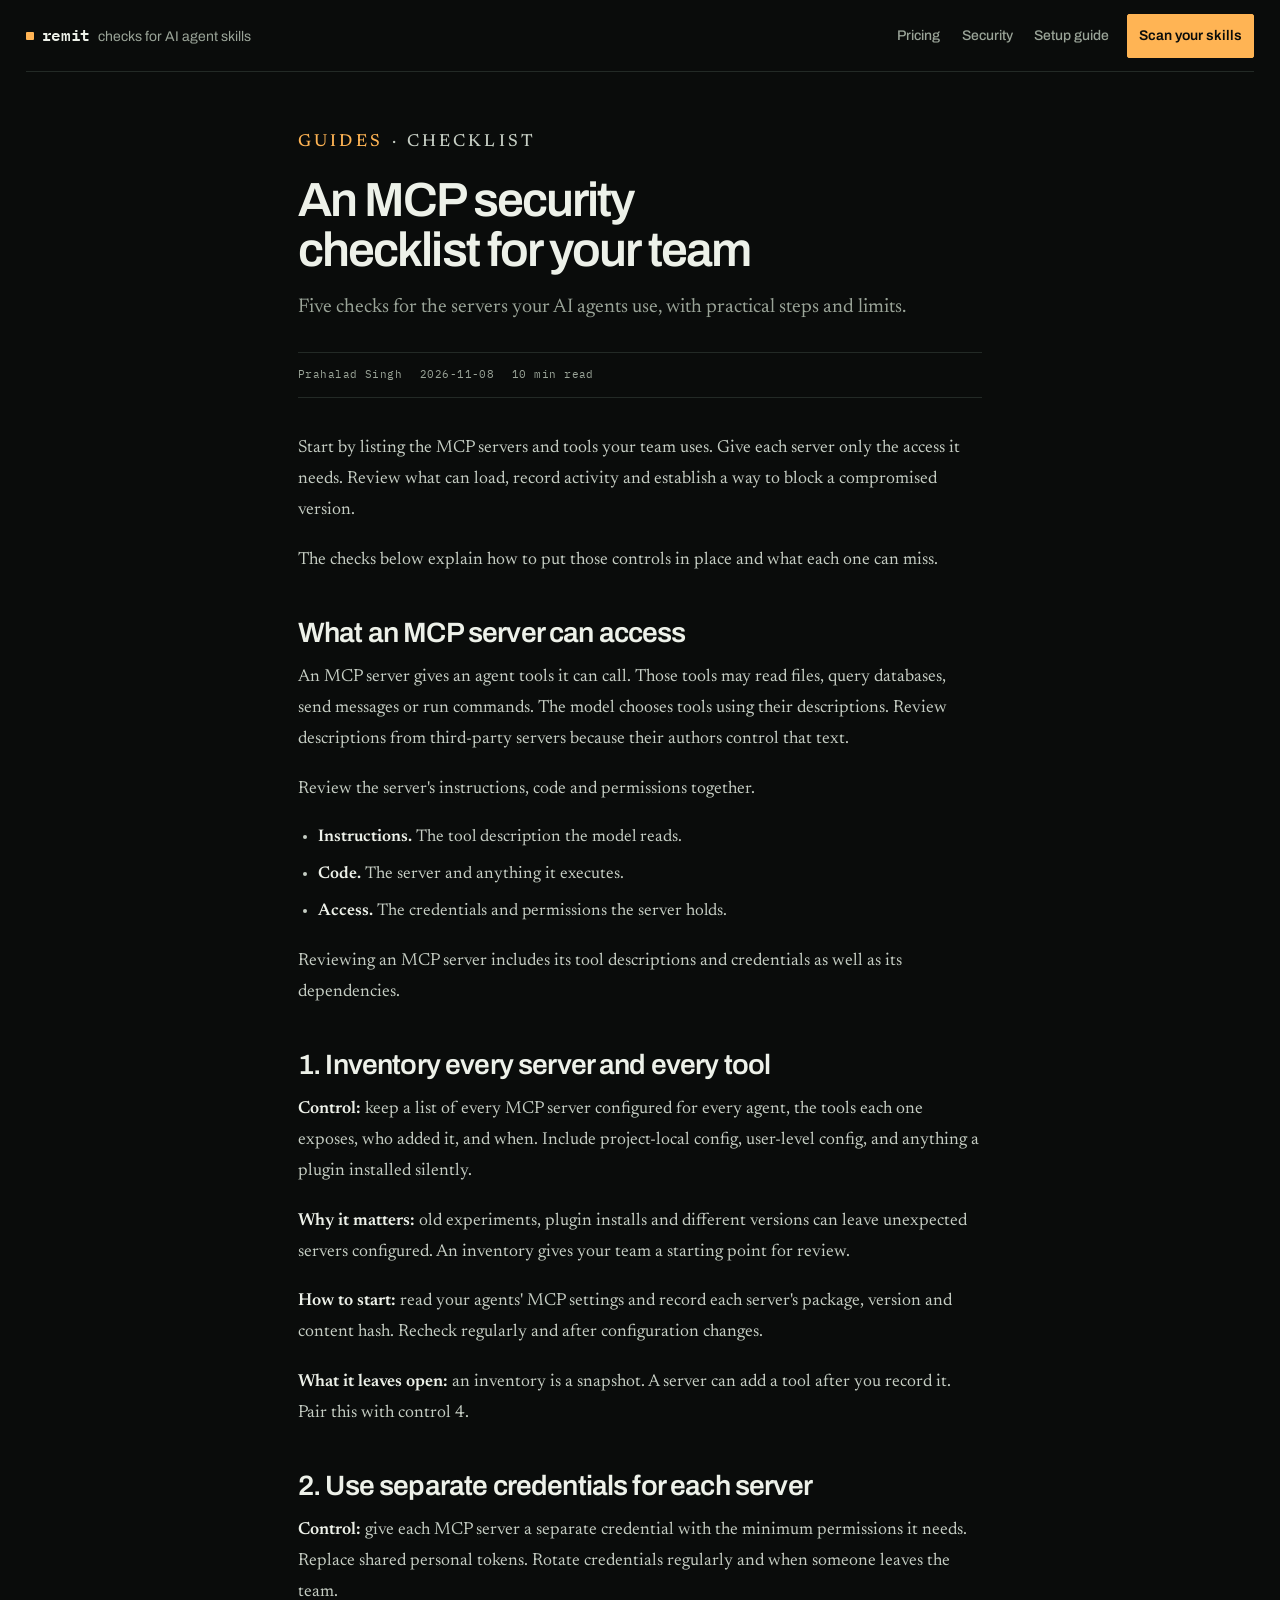
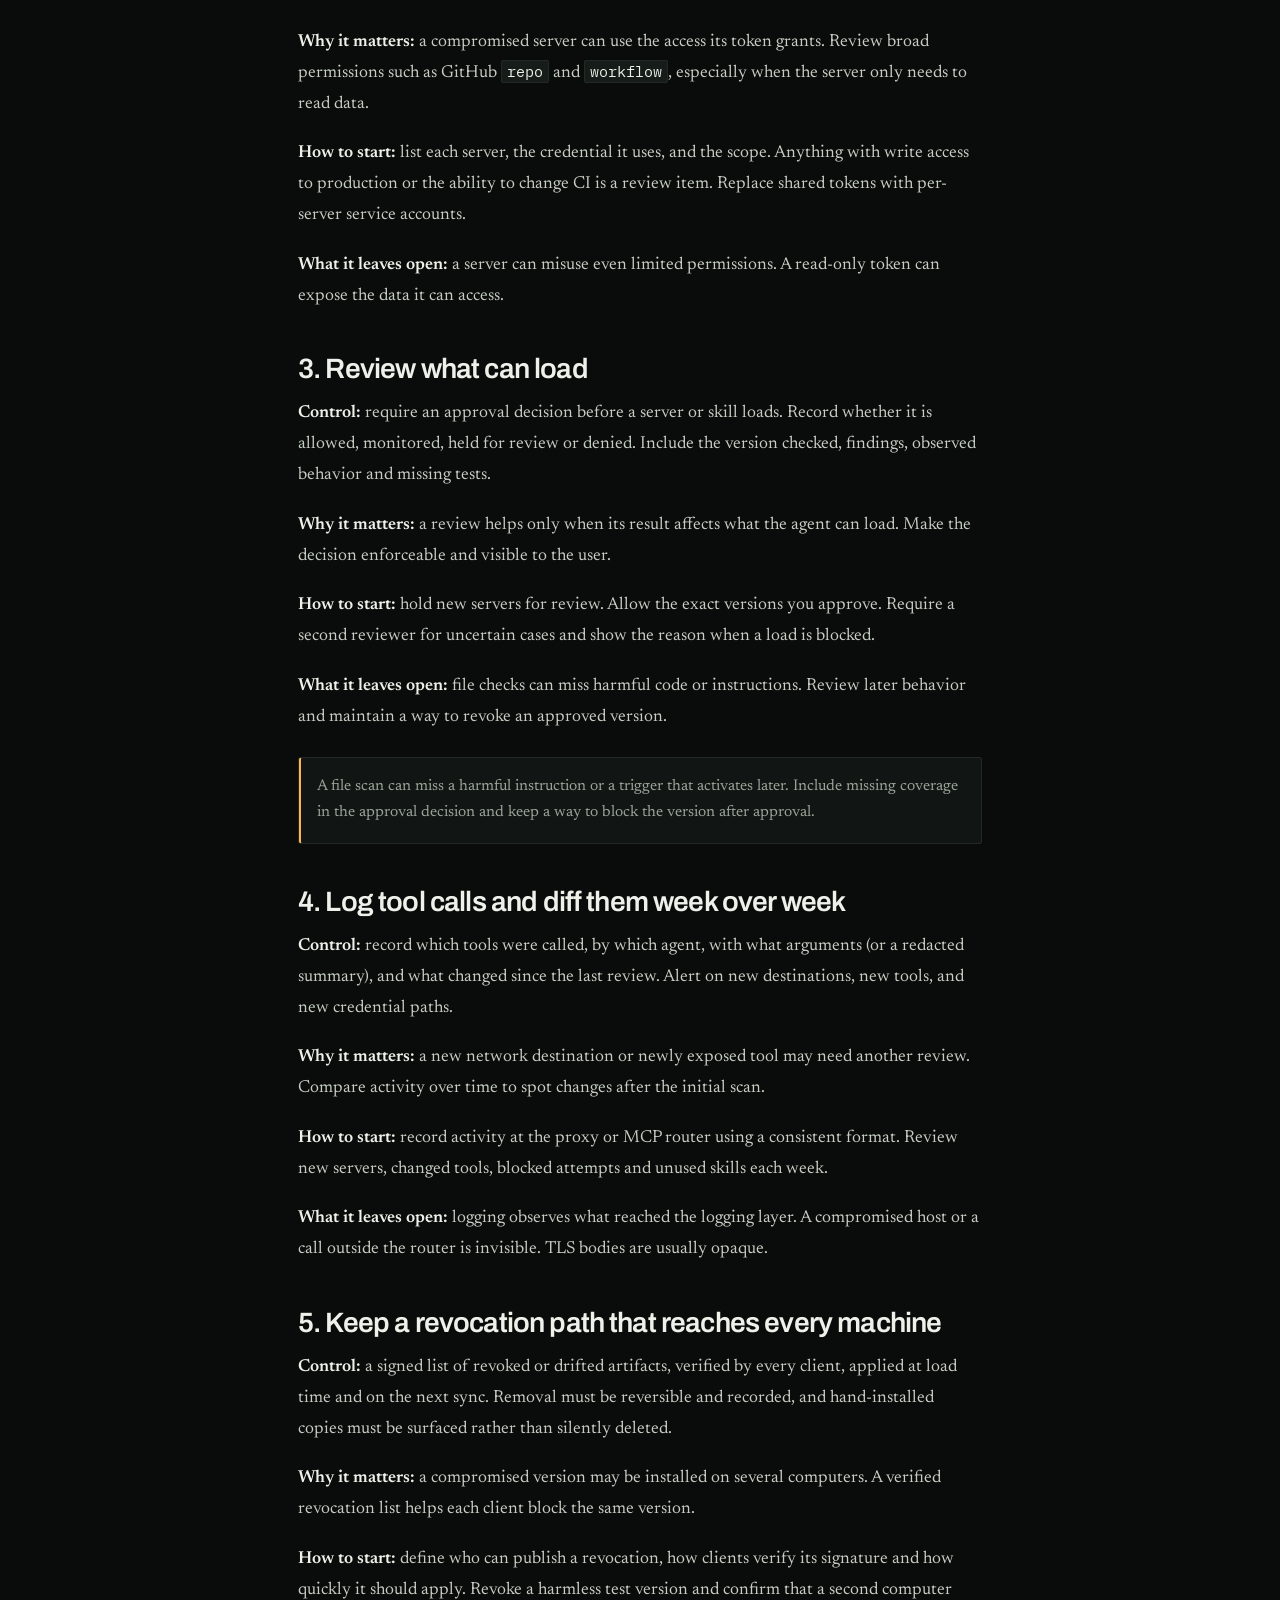
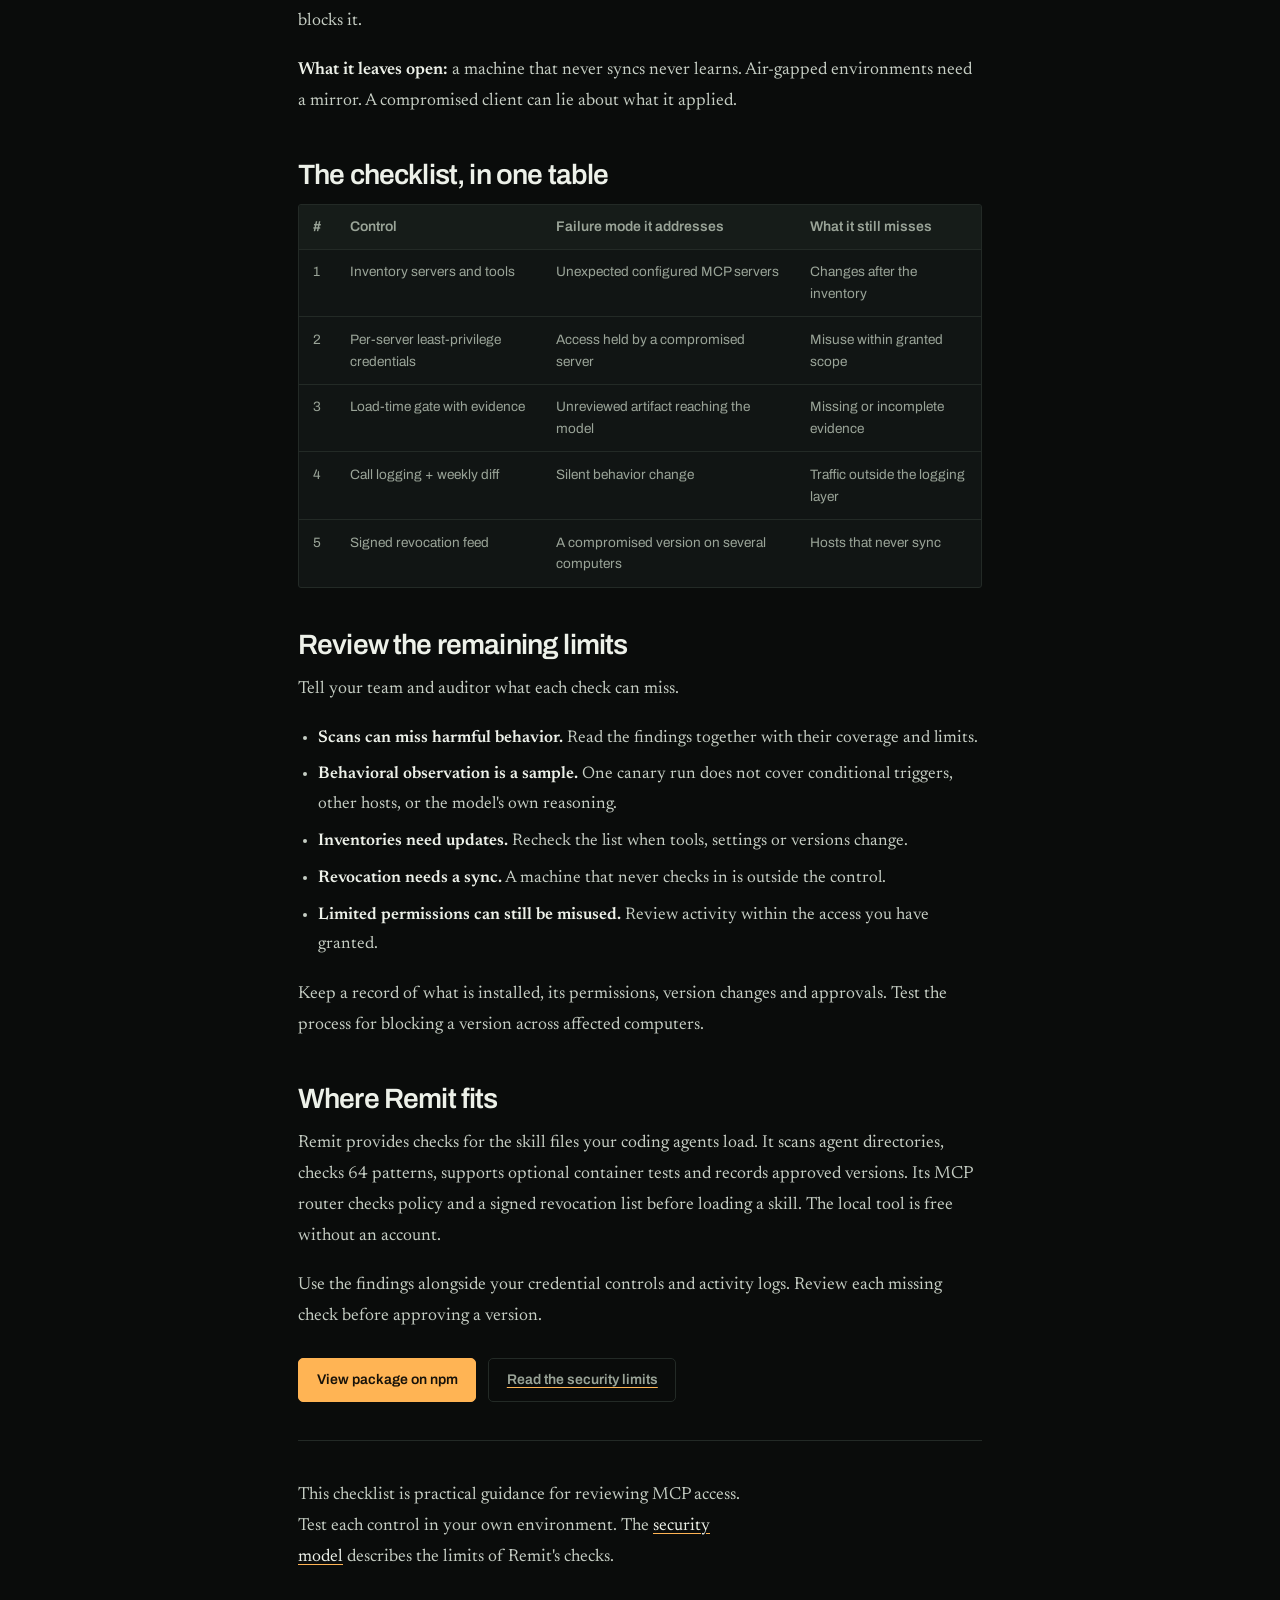
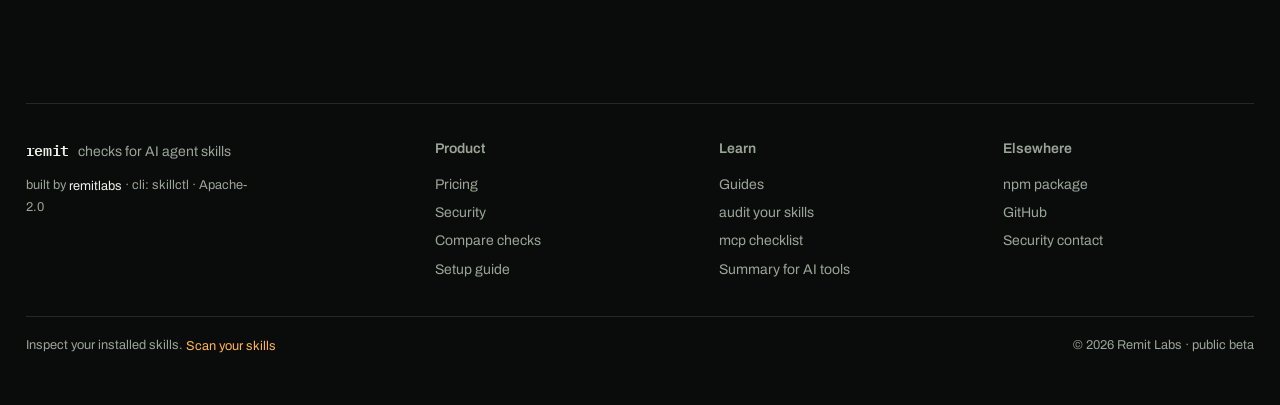
<file: blog/mcp-security-checklist.html>
<!doctype html>
<html lang="en">
<head>
<meta charset="utf-8">
<meta name="viewport" content="width=device-width, initial-scale=1">
<title>An MCP security checklist for your team | Remit</title>
<meta name="description" content="List your MCP servers, limit their permissions, review what can load, record activity and test revocation. Includes the limits of each check.">
<meta name="theme-color" content="#0A0C0B">
<link rel="canonical" href="https://remitlabs.github.io/blog/mcp-security-checklist.html">
<meta property="og:type" content="article">
<meta property="og:title" content="An MCP security checklist for your team | Remit">
<meta property="og:description" content="List your MCP servers, limit their permissions, review what can load, record activity and test revocation. Includes the limits of each check.">
<meta property="og:url" content="https://remitlabs.github.io/blog/mcp-security-checklist.html">
<meta property="og:image" content="https://remitlabs.github.io/assets/og.png">
<meta name="twitter:card" content="summary_large_image">
<link rel="icon" href='data:image/svg+xml,<svg xmlns="http://www.w3.org/2000/svg" viewBox="0 0 32 32"><rect width="32" height="32" rx="6" fill="%230A0C0B"/><rect x="7" y="7" width="4" height="18" fill="%23FFB454"/><path d="M14 7h7a5 5 0 010 10h-7z" fill="none" stroke="%23EDF1E9" stroke-width="2.4"/><path d="M20 17l5 8" stroke="%23EDF1E9" stroke-width="2.4"/></svg>'>
<link rel="preconnect" href="https://fonts.googleapis.com">
<link rel="preconnect" href="https://fonts.gstatic.com" crossorigin>
<link href="https://fonts.googleapis.com/css2?family=Archivo:wght@400;500;600;700&amp;family=IBM+Plex+Mono:wght@400;500;600&amp;family=Newsreader:ital,opsz,wght@1,6..72,400&amp;display=swap" rel="stylesheet">
<link rel="stylesheet" href="../styles.css">
<script>document.documentElement.classList.add('js');</script>
<script type="application/ld+json">
{
  "@context": "https://schema.org",
  "@type": "BlogPosting",
  "headline": "An MCP security checklist for your team",
  "description": "List your MCP servers, limit their permissions, review what can load, record activity and test revocation. Includes the limits of each check.",
  "datePublished": "2026-11-08",
  "dateModified": "2026-11-12",
  "author": { "@type": "Person", "name": "Prahalad Singh" },
  "publisher": { "@type": "Organization", "name": "Remit Labs", "url": "https://remitlabs.github.io/" },
  "mainEntityOfPage": "https://remitlabs.github.io/blog/mcp-security-checklist.html",
  "image": "https://remitlabs.github.io/assets/og.png"
}
</script>
</head>
<body>
<div class="wrap">
  <header class="mast">
    <a class="brand" href="/">remit <em>checks for AI agent skills</em></a>
    <nav class="nav" aria-label="primary">
      <a href="/pricing.html">Pricing</a>
      <a href="/security.html">Security</a>
      <a href="/docs.html">Setup guide</a>
      <a class="pill" href="/#top">Scan your skills</a>
    </nav>
  </header>

  <main>
    <article class="article">
      <p class="eyebrow"><a href="/blog/" style="color:var(--amber);text-decoration:none">Guides</a> · checklist</p>
      <h1>An MCP security checklist for your team</h1>
      <p class="dek">Five checks for the servers your AI agents use, with practical steps and limits.</p>
      <div class="byline"><span>Prahalad Singh</span><span>2026-11-08</span><span>10 min read</span></div>

      <p>Start by listing the MCP servers and tools your team uses. Give each server only the access it needs. Review what can load, record activity and establish a way to block a compromised version.</p>

      <p>The checks below explain how to put those controls in place and what each one can miss.</p>

      <h2>What an MCP server can access</h2>

      <p>An MCP server gives an agent tools it can call. Those tools may read files, query databases, send messages or run commands. The model chooses tools using their descriptions. Review descriptions from third-party servers because their authors control that text.</p>

      <p>Review the server's instructions, code and permissions together.</p>

      <ul>
        <li><b>Instructions.</b> The tool description the model reads.</li>
        <li><b>Code.</b> The server and anything it executes.</li>
        <li><b>Access.</b> The credentials and permissions the server holds.</li>
      </ul>

      <p>Reviewing an MCP server includes its tool descriptions and credentials as well as its dependencies.</p>

      <h2>1. Inventory every server and every tool</h2>

      <p><b>Control:</b> keep a list of every MCP server configured for every agent, the tools each one exposes, who added it, and when. Include project-local config, user-level config, and anything a plugin installed silently.</p>

      <p><b>Why it matters:</b> old experiments, plugin installs and different versions can leave unexpected servers configured. An inventory gives your team a starting point for review.</p>

      <p><b>How to start:</b> read your agents' MCP settings and record each server's package, version and content hash. Recheck regularly and after configuration changes.</p>

      <p><b>What it leaves open:</b> an inventory is a snapshot. A server can add a tool after you record it. Pair this with control 4.</p>

      <h2>2. Use separate credentials for each server</h2>

      <p><b>Control:</b> give each MCP server a separate credential with the minimum permissions it needs. Replace shared personal tokens. Rotate credentials regularly and when someone leaves the team.</p>

      <p><b>Why it matters:</b> a compromised server can use the access its token grants. Review broad permissions such as GitHub <code>repo</code> and <code>workflow</code>, especially when the server only needs to read data.</p>

      <p><b>How to start:</b> list each server, the credential it uses, and the scope. Anything with write access to production or the ability to change CI is a review item. Replace shared tokens with per-server service accounts.</p>

      <p><b>What it leaves open:</b> a server can misuse even limited permissions. A read-only token can expose the data it can access.</p>

      <h2>3. Review what can load</h2>

      <p><b>Control:</b> require an approval decision before a server or skill loads. Record whether it is allowed, monitored, held for review or denied. Include the version checked, findings, observed behavior and missing tests.</p>

      <p><b>Why it matters:</b> a review helps only when its result affects what the agent can load. Make the decision enforceable and visible to the user.</p>

      <p><b>How to start:</b> hold new servers for review. Allow the exact versions you approve. Require a second reviewer for uncertain cases and show the reason when a load is blocked.</p>

      <p><b>What it leaves open:</b> file checks can miss harmful code or instructions. Review later behavior and maintain a way to revoke an approved version.</p>

      <div class="callout"><p>A file scan can miss a harmful instruction or a trigger that activates later. Include missing coverage in the approval decision and keep a way to block the version after approval.</p></div>

      <h2>4. Log tool calls and diff them week over week</h2>

      <p><b>Control:</b> record which tools were called, by which agent, with what arguments (or a redacted summary), and what changed since the last review. Alert on new destinations, new tools, and new credential paths.</p>

      <p><b>Why it matters:</b> a new network destination or newly exposed tool may need another review. Compare activity over time to spot changes after the initial scan.</p>

      <p><b>How to start:</b> record activity at the proxy or MCP router using a consistent format. Review new servers, changed tools, blocked attempts and unused skills each week.</p>

      <p><b>What it leaves open:</b> logging observes what reached the logging layer. A compromised host or a call outside the router is invisible. TLS bodies are usually opaque.</p>

      <h2>5. Keep a revocation path that reaches every machine</h2>

      <p><b>Control:</b> a signed list of revoked or drifted artifacts, verified by every client, applied at load time and on the next sync. Removal must be reversible and recorded, and hand-installed copies must be surfaced rather than silently deleted.</p>

      <p><b>Why it matters:</b> a compromised version may be installed on several computers. A verified revocation list helps each client block the same version.</p>

      <p><b>How to start:</b> define who can publish a revocation, how clients verify its signature and how quickly it should apply. Revoke a harmless test version and confirm that a second computer blocks it.</p>

      <p><b>What it leaves open:</b> a machine that never syncs never learns. Air-gapped environments need a mirror. A compromised client can lie about what it applied.</p>

      <h2>The checklist, in one table</h2>

      <div class="table-wrap">
        <table>
          <thead><tr><th>#</th><th>Control</th><th>Failure mode it addresses</th><th>What it still misses</th></tr></thead>
          <tbody>
            <tr><td>1</td><td>Inventory servers and tools</td><td>Unexpected configured MCP servers</td><td>Changes after the inventory</td></tr>
            <tr><td>2</td><td>Per-server least-privilege credentials</td><td>Access held by a compromised server</td><td>Misuse within granted scope</td></tr>
            <tr><td>3</td><td>Load-time gate with evidence</td><td>Unreviewed artifact reaching the model</td><td>Missing or incomplete evidence</td></tr>
            <tr><td>4</td><td>Call logging + weekly diff</td><td>Silent behavior change</td><td>Traffic outside the logging layer</td></tr>
            <tr><td>5</td><td>Signed revocation feed</td><td>A compromised version on several computers</td><td>Hosts that never sync</td></tr>
          </tbody>
        </table>
      </div>

      <h2>Review the remaining limits</h2>

      <p>Tell your team and auditor what each check can miss.</p>

      <ul>
        <li><b>Scans can miss harmful behavior.</b> Read the findings together with their coverage and limits.</li>
        <li><b>Behavioral observation is a sample.</b> One canary run does not cover conditional triggers, other hosts, or the model's own reasoning.</li>
        <li><b>Inventories need updates.</b> Recheck the list when tools, settings or versions change.</li>
        <li><b>Revocation needs a sync.</b> A machine that never checks in is outside the control.</li>
        <li><b>Limited permissions can still be misused.</b> Review activity within the access you have granted.</li>
      </ul>

      <p>Keep a record of what is installed, its permissions, version changes and approvals. Test the process for blocking a version across affected computers.</p>

      <h2>Where Remit fits</h2>

      <p>Remit provides checks for the skill files your coding agents load. It scans agent directories, checks 64 patterns, supports optional container tests and records approved versions. Its MCP router checks policy and a signed revocation list before loading a skill. The local tool is free without an account.</p>

      <p>Use the findings alongside your credential controls and activity logs. Review each missing check before approving a version.</p>

      <div class="cta-row" style="margin-top:1.6rem">
        <a class="cta solid" href="https://www.npmjs.com/package/@remitlabs/cli">View package on npm</a>
        <a class="cta ghost" href="/security.html">Read the security limits</a>
      </div>

      <hr>
      <p class="note">This checklist is practical guidance for reviewing MCP access. Test each control in your own environment. The <a href="/security.html">security model</a> describes the limits of Remit's checks.</p>
    </article>
  </main>

  <footer class="foot">
    <div class="col">
      <span class="brand">remit <em>checks for AI agent skills</em></span>
      <p>built by <a href="https://www.npmjs.com/org/remitlabs" style="display:inline;color:var(--ink)">remitlabs</a> · cli: skillctl · Apache-2.0</p>
    </div>
    <div class="col">
      <h4>Product</h4>
      <a href="/pricing.html">Pricing</a>
      <a href="/security.html">Security</a>
      <a href="/compare.html">Compare checks</a>
      <a href="/docs.html">Setup guide</a>
    </div>
    <div class="col">
      <h4>Learn</h4>
      <a href="/blog/">Guides</a>
      <a href="/blog/audit-claude-code-skills.html">audit your skills</a>
      <a href="/blog/mcp-security-checklist.html">mcp checklist</a>
      <a href="/llms.txt">Summary for AI tools</a>
    </div>
    <div class="col">
      <h4>Elsewhere</h4>
      <a href="https://www.npmjs.com/package/@remitlabs/cli">npm package</a>
      <a href="https://github.com/remitlabs">GitHub</a>
      <a href="/.well-known/security.txt">Security contact</a>
    </div>
    <div class="bottom">
      <span>Inspect your installed skills. <a href="/#top" style="display:inline">Scan your skills</a></span>
      <span>© 2026 Remit Labs · public beta</span>
    </div>
  </footer>
</div>
<script src="../site.js" defer></script>
</body>
</html>
</file>
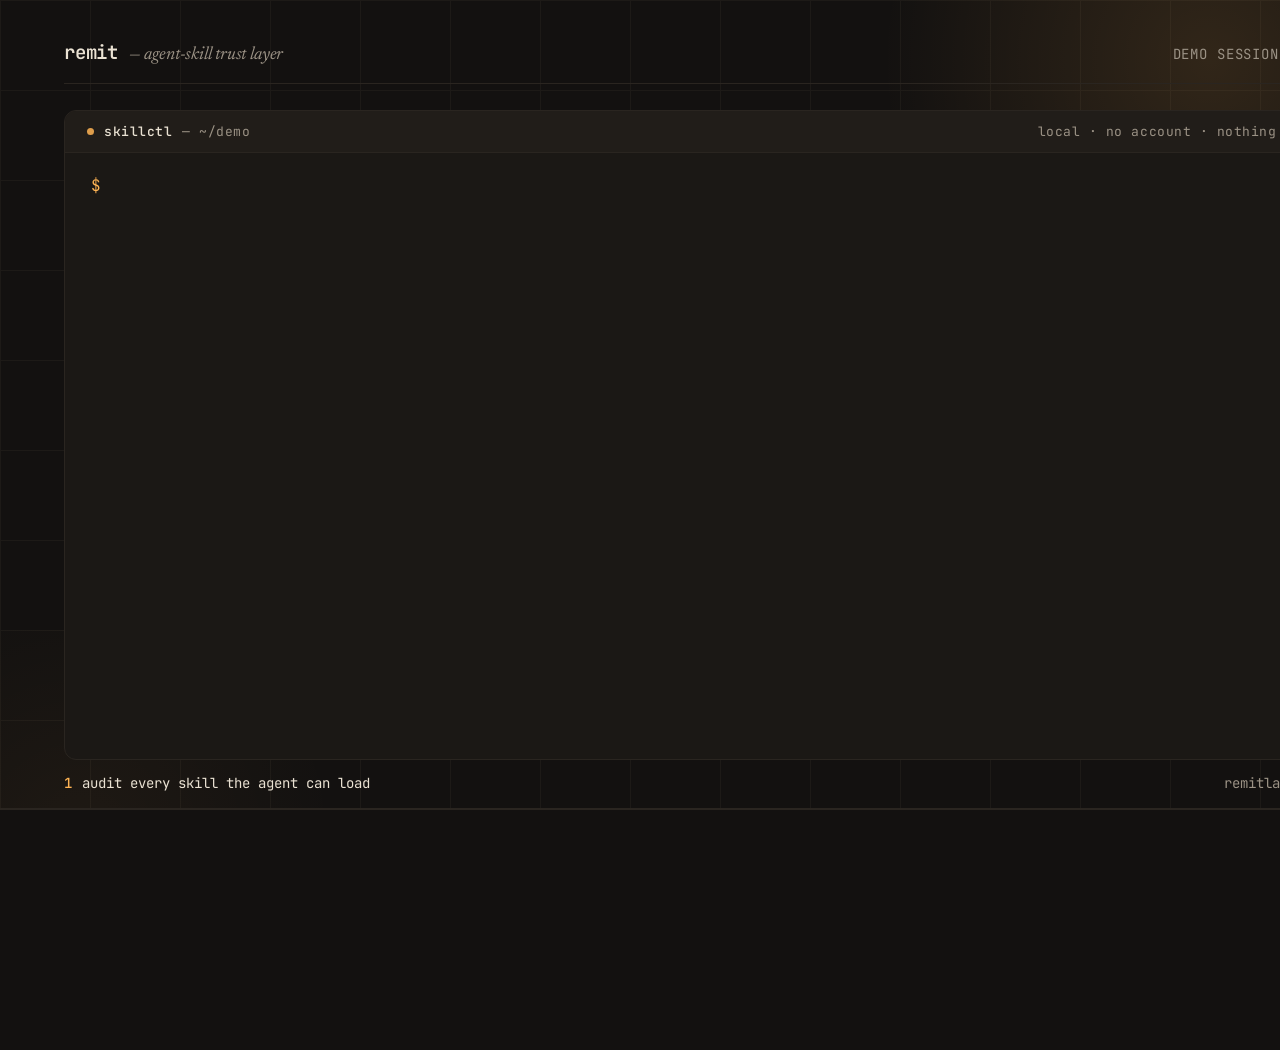
<file: assets/demo/cli-demo.html>
<!doctype html>
<html lang="en">
<head>
<meta charset="utf-8">
<title>Remit — CLI demo source</title>
<link rel="preconnect" href="https://fonts.googleapis.com">
<link rel="preconnect" href="https://fonts.gstatic.com" crossorigin>
<link href="https://fonts.googleapis.com/css2?family=Newsreader:ital,opsz,wght@0,6..72,400;0,6..72,500;0,6..72,600;1,6..72,400&family=JetBrains+Mono:wght@400;500;600&display=swap" rel="stylesheet">
<style>
  :root{
    --casing:#131110; --surface:#1B1815; --surface-2:#211D19;
    --ink:#EAE2D3; --dim:#9B9285; --hair:#2A2520;
    --amber:#FFB454; --ok:#86C08A; --deny:#D96F5C;
    --serif:'Newsreader',Georgia,serif;
    --mono:'JetBrains Mono',Menlo,monospace;
  }
  *{box-sizing:border-box;margin:0;padding:0}
  html,body{width:1440px;height:810px;overflow:hidden}
  body{background:var(--casing);color:var(--ink);font-family:var(--mono);position:relative}

  .grid{position:absolute;inset:0;opacity:.45;
    background-image:linear-gradient(var(--hair) 1px,transparent 1px),
                     linear-gradient(90deg,var(--hair) 1px,transparent 1px);
    background-size:90px 90px}
  .glow{position:absolute;width:820px;height:560px;right:-180px;top:-220px;
    background:radial-gradient(circle,rgba(255,180,84,.13),transparent 66%)}
  .glow2{position:absolute;width:600px;height:420px;left:-220px;bottom:-240px;
    background:radial-gradient(circle,rgba(255,180,84,.05),transparent 70%)}

  .stage{position:relative;height:100%;padding:40px 64px 0;display:flex;flex-direction:column}

  header{display:flex;justify-content:space-between;align-items:baseline;
    padding-bottom:18px;border-bottom:1px solid var(--hair)}
  .brand{font-size:19px;font-weight:600;letter-spacing:-.01em}
  .brand em{font-family:var(--serif);font-style:italic;font-weight:400;color:var(--dim);font-size:18px}
  .meta{font-size:14px;color:var(--dim);letter-spacing:.06em;text-transform:uppercase}
  .meta b{color:var(--amber);font-weight:500}

  .term{position:relative;flex:1;margin-top:26px;background:var(--surface);
    border:1px solid var(--hair);border-radius:12px;overflow:hidden;display:flex;flex-direction:column}
  .bar{display:flex;justify-content:space-between;align-items:center;
    padding:12px 22px;border-bottom:1px solid var(--hair);background:var(--surface-2);
    font-size:13px;color:var(--dim);letter-spacing:.04em}
  .bar .left{display:flex;gap:10px;align-items:center}
  .dot{width:7px;height:7px;border-radius:50%;background:var(--amber);opacity:.85}
  .bar b{color:var(--ink);font-weight:500}
  .bar .right{color:var(--dim)}

  .screen{position:relative;flex:1;overflow:hidden;padding:20px 26px;
    -webkit-mask-image:linear-gradient(180deg,transparent 0,#000 30px,#000 100%);
    mask-image:linear-gradient(180deg,transparent 0,#000 30px,#000 100%)}
  .scroll{position:absolute;left:26px;right:26px;top:20px;will-change:transform}
  .ln{font-size:16px;line-height:1.62;white-space:pre;color:var(--ink);opacity:0}
  .ln.on{opacity:1}
  .ln.dim{color:var(--dim)}
  .ln.dimmer{color:#6f685e}
  .ln.amber{color:var(--amber)}
  .ln.ok{color:var(--ok)}
  .ln.deny{color:var(--deny)}
  .ln .p{color:var(--amber)}
  .ln .u{color:var(--ink)}
  .cursor{display:inline-block;width:9px;height:17px;background:var(--amber);
    vertical-align:-2px;margin-left:2px}

  /* findings table */
  .tbl{opacity:0}
  .tbl.on{opacity:1}
  .tbl{display:grid;grid-template-columns:290px 64px 108px 1fr;column-gap:10px}
  .tbl .h{font-size:12px;letter-spacing:.12em;text-transform:uppercase;color:var(--dim)}
  .tbl .r{font-size:16px;line-height:1.62;white-space:nowrap;overflow:hidden;text-overflow:ellipsis}
  .tbl .r.skill{color:var(--ink)}
  .tbl .r.risk{color:var(--amber);font-weight:500}
  .tbl .r.dec{color:var(--dim)}
  .tbl .r.why{color:var(--dim)}
  .tbl .r .hi{color:var(--deny);font-size:12px;letter-spacing:.1em;margin-right:6px}
  .tbl .r .md{color:var(--deny);font-size:12px;letter-spacing:.1em;margin-right:6px}

  .tstatus{display:flex;justify-content:space-between;gap:1rem;align-items:center;
    border-top:1px solid var(--hair);background:var(--surface-2);padding:9px 22px;
    font-size:12px;letter-spacing:.05em;color:var(--dim);opacity:0}
  .tstatus.on{opacity:1}
  .tstatus b{color:var(--ink);font-weight:500}
  .tstatus .a{color:var(--amber)}

  footer{display:flex;justify-content:space-between;align-items:center;
    padding:14px 0 18px;font-size:14px;color:var(--dim)}
  #cap{color:var(--ink)}
  #cap b{color:var(--amber);font-weight:500;margin-right:10px}
  .prog{position:absolute;left:0;right:0;bottom:0;height:2px;background:var(--hair)}
  .prog i{display:block;height:100%;width:0;background:var(--amber)}

  /* end card */
  .end{position:absolute;inset:0;background:var(--casing);display:flex;flex-direction:column;
    justify-content:center;padding:0 96px;opacity:0}
  .end .ebrand{position:absolute;top:40px;left:96px;font-size:19px;font-weight:600}
  .end .ebrand i{font-family:var(--serif);font-style:italic;font-weight:400;color:var(--dim);font-size:18px}
  .end .kick{font-size:15px;letter-spacing:.18em;text-transform:uppercase;color:var(--amber);margin-bottom:22px}
  .end h1{font-family:var(--serif);font-weight:500;font-size:104px;line-height:.95;letter-spacing:-.035em}
  .end h1 i{font-style:italic;color:var(--dim)}
  .end .tag{font-family:var(--serif);font-size:26px;color:var(--dim);margin-top:18px;max-width:34ch;line-height:1.4}
  .end .cmd{margin-top:44px;font-size:24px;color:var(--ink)}
  .end .cmd span{color:var(--amber)}
  .end .fine{margin-top:22px;font-size:15px;color:var(--dim);letter-spacing:.02em}
  .end .rule{width:110px;height:2px;background:var(--amber);margin-top:34px}
</style>
</head>
<body>
<div class="grid"></div><div class="glow"></div><div class="glow2"></div>

<div class="stage">
  <header>
    <span class="brand">remit <em>— agent-skill trust layer</em></span>
    <span class="meta">demo session · <b>no audio</b></span>
  </header>

  <div class="term">
    <div class="bar">
      <span class="left"><i class="dot"></i><b>skillctl</b> — ~/demo</span>
      <span class="right">local · no account · nothing uploaded</span>
    </div>
    <div class="screen"><div class="scroll" id="scroll">

      <div class="ln" id="c1" data-at="0"><span class="p">$ </span><span class="u" id="t1"></span><span class="cursor" id="cur1"></span></div>

      <div class="ln dim" data-at="1.6">remit 0.1.1 · local-first · no account</div>
      <div class="ln dim" data-at="1.95">scanning 4 agent directories…</div>

      <div class="ln" data-at="2.7">audit: 4 dir(s), 123 skill(s)</div>
      <div class="ln" data-at="3.05"><span class="amber">114</span> duplicate registrations</div>
      <div class="ln" data-at="3.45">startup cost: 123 skills ≈ <span class="amber">15,238</span> tokens on every prompt</div>
      <div class="ln dim" data-at="3.75">              router mode ≈ 150  (99% reduction)</div>

      <div class="ln" data-at="4.35" style="height:14px"></div>
      <div class="tbl" data-at="4.45">
        <div class="h">flagged skill</div><div class="h">risk</div><div class="h">decision</div><div class="h">why</div>
      </div>
      <div class="tbl" data-at="4.75">
        <div class="r skill">ad-creative</div><div class="r risk">40</div><div class="r dec">unknown</div>
        <div class="r why"><span class="hi">HIGH</span>dns-exfil · hook-abuse</div>
      </div>
      <div class="tbl" data-at="5.15">
        <div class="r skill">browser-secret-store</div><div class="r risk">40</div><div class="r dec">unknown</div>
        <div class="r why"><span class="hi">HIGH</span>cookie store · secret path</div>
      </div>
      <div class="tbl" data-at="5.55">
        <div class="r skill">credential-plus-egress</div><div class="r risk">25</div><div class="r dec">unknown</div>
        <div class="r why"><span class="md">HIGH</span>split-payload shape</div>
      </div>
      <div class="tbl" data-at="5.95">
        <div class="r skill">webhook-exfil</div><div class="r risk">25</div><div class="r dec">unknown</div>
        <div class="r why"><span class="md">HIGH</span>outbound channel</div>
      </div>

      <div class="ln dimmer" data-at="6.55" style="margin-top:14px">4 of 27 flagged · canary not run, so decisions stay unknown</div>

      <div class="ln" id="c2" data-at="8.2" style="margin-top:22px"><span class="p">$ </span><span class="u" id="t2"></span><span class="cursor" id="cur2"></span></div>
      <div class="ln" data-at="9.35">explain: ad-creative</div>
      <div class="ln" data-at="9.6">  state:     unknown</div>
      <div class="ln" data-at="9.85">  decision:  unknown  score <span class="amber">40/100</span>  confidence 15/100</div>
      <div class="ln" data-at="10.15">  why:       not proven: missing or degraded evidence</div>
      <div class="ln dim" data-at="10.45">  coverage:  static complete · canary not-run · prompt not-run</div>
      <div class="ln dim" data-at="10.8">    +22 static/dns-exfil: host text in the skill body</div>
      <div class="ln dim" data-at="11.05">    +22 static/hook-abuse: hook instructions in the body</div>
      <div class="ln dim" data-at="11.3">    +3  static/escape-sequence: escaped markup in text</div>

      <div class="ln" id="c3" data-at="15.5" style="margin-top:22px"><span class="p">$ </span><span class="u" id="t3"></span><span class="cursor" id="cur3"></span></div>
      <div class="ln ok" data-at="16.7">pinned ad-creative @ 75a35c0bd604</div>

      <div class="ln" id="c4" data-at="17.3" style="margin-top:22px"><span class="p">$ </span><span class="u" id="t4"></span><span class="cursor" id="cur4"></span></div>
      <div class="ln" data-at="18.4">feed applied: 1 revoked — <span class="deny">1 skill(s) killed</span>, 122 unaffected</div>
      <div class="ln deny" data-at="18.8">  KILLED browser-secret-store (6ecff83bd6ff) — home copy removed</div>

    </div></div>
    <div class="tstatus" data-at="2.7">
      <span><b>4</b> agent dirs · <b>123</b> skills · <span class="a">27 flagged</span></span>
      <span>static-only · canary not run · nothing uploaded</span>
    </div>
  </div>

  <footer>
    <span id="cap"><b>1</b>audit every skill the agent can load</span>
    <span>remitlabs.github.io</span>
  </footer>
</div>

<div class="prog"><i id="prog"></i></div>

<div class="end" id="end">
  <div class="ebrand">remit <i>— agent-skill trust layer</i></div>
  <div class="kick">audit · observe · pin · revoke</div>
  <h1>Least privilege<br><i>for agent skills.</i></h1>
  <p class="tag">Every skill declares its scope, is observed when a container is available, and can be blocked at load if it drifts.</p>
  <div class="rule"></div>
  <div class="cmd"><span>$</span> npx @remitlabs/cli@latest start</div>
  <p class="fine">free · local-first · no account · Apache-2.0</p>
</div>

<script>
const DURATION = 26.0;

const TYPING = [
  { el: 't1', cur: 'cur1', from: 0.45, to: 1.55, text: 'npx @remitlabs/cli@latest start' },
  { el: 't2', cur: 'cur2', from: 8.35, to: 9.25, text: 'skillctl explain ad-creative' },
  { el: 't3', cur: 'cur3', from: 15.65, to: 16.5, text: 'skillctl pin ad-creative' },
  { el: 't4', cur: 'cur4', from: 17.45, to: 18.25, text: 'skillctl sync' },
];

const LINES = [...document.querySelectorAll('[data-at]')].map(el => ({ el, at: parseFloat(el.dataset.at) }));
const SCROLL = [[0,0],[8.15,0],[8.95,-140],[15.5,-140],[16.15,-330],[26,-330]];
const CAPS = [
  [0,    '1', 'audit every skill the agent can load'],
  [4.35, '2', 'see what each one can touch'],
  [8.2,  '3', 'read the evidence, including the gaps'],
  [15.5, '4', 'pin the digest, then revoke at load'],
  [21.4, '5', 'free · local-first · Apache-2.0'],
];

const ease = x => x < 0.5 ? 2*x*x : 1 - Math.pow(-2*x + 2, 2) / 2;
const clamp = (v,a,b) => Math.min(b, Math.max(a, v));

function scrollAt(t){
  for (let i=0;i<SCROLL.length-1;i++){
    const [t0,y0]=SCROLL[i], [t1,y1]=SCROLL[i+1];
    if (t>=t0 && t<=t1) return y0 + (y1-y0)*ease((t-t0)/(t1-t0 || 1));
  }
  return SCROLL[SCROLL.length-1][1];
}

window.render = function(t){
  // typed commands
  for (const c of TYPING){
    const el = document.getElementById(c.el);
    const cur = document.getElementById(c.cur);
    const p = clamp((t - c.from) / (c.to - c.from), 0, 1);
    el.textContent = c.text.slice(0, Math.round(c.text.length * p));
    const typing = t >= c.from && t <= c.to + 0.35;
    const active = t >= c.from && t < c.to + 0.9;
    cur.style.display = (typing || (active && (t*2 % 1 < 0.5))) ? 'inline-block' : 'none';
  }

  // output lines
  for (const l of LINES) l.el.classList.toggle('on', t >= l.at);

  // terminal scroll
  document.getElementById('scroll').style.transform = `translateY(${scrollAt(t)}px)`;

  // caption
  let cap = CAPS[0];
  for (const c of CAPS) if (t >= c[0]) cap = c;
  document.getElementById('cap').innerHTML = `<b>${cap[1]}</b>${cap[2]}`;

  // progress
  document.getElementById('prog').style.width = (clamp(t / DURATION, 0, 1) * 100) + '%';

  // end card
  const e = clamp((t - 21.4) / 0.9, 0, 1);
  const end = document.getElementById('end');
  end.style.opacity = e;
  end.style.transform = `scale(${0.985 + 0.015 * ease(e)})`;
};

window.render(0);
</script>
</body>
</html>
</file>
<file: styles.css>
/* Remit — shared stylesheet
   System: INSTRUMENT. A lab datasheet for agent authority.
   Cool near-black, engineered hairlines, grotesk interface type,
   monospace for data, serif reserved for reading.
   Single accent (amber) used as a signal lamp, never as decoration. */

:root{
  /* surfaces — cool neutral, green-grey cast, deliberately not warm parchment */
  --casing:#0A0C0B;
  --surface:#111514;
  --raise:#161C19;
  --sunk:#080A09;

  /* rules */
  --hair:#232A26;
  --hair-lit:#2F3833;

  /* text */
  --ink:#EDF1E9;
  --dim:#9AA498;
  --faint:#6E7A70;

  /* one accent, plus two semantic states used only on real data */
  --amber:#FFB454;
  --amber-wash:rgba(255,180,84,.12);
  --ok:#8FD694;
  --deny:#EA7767;

  --sans:'Archivo','Helvetica Neue',Helvetica,Arial,sans-serif;
  --mono:'IBM Plex Mono',ui-monospace,'SF Mono',Menlo,Consolas,monospace;
  --serif:'Newsreader','Iowan Old Style',Charter,Georgia,serif;

  --measure:64ch;
  --rail:104px;
  --pad:clamp(1.15rem,4vw,2.75rem);
}

*{box-sizing:border-box}

html{color-scheme:dark;scroll-behavior:smooth;-webkit-text-size-adjust:100%}
body{
  margin:0;background:var(--casing);color:var(--ink);
  font:400 16px/1.7 var(--sans);
  font-feature-settings:"ss01" 0;
  -webkit-font-smoothing:antialiased;text-rendering:optimizeLegibility;
  overflow-x:hidden;
}
img,video,svg{max-width:100%}
a{color:inherit}
a:focus-visible,button:focus-visible,summary:focus-visible,[tabindex]:focus-visible{
  outline:2px solid var(--amber);outline-offset:3px;border-radius:2px}
::selection{background:var(--amber);color:var(--casing)}
code,kbd,samp,pre{font-family:var(--mono)}

.wrap{width:100%;max-width:none;margin:0 auto;padding:0 clamp(1rem,2vw,2rem);position:relative}

/* film grain, 3% — tactility without a gradient */
body::before{
  content:"";position:fixed;inset:0;z-index:60;pointer-events:none;opacity:.028;
  background-image:url("data:image/svg+xml,%3Csvg xmlns='http://www.w3.org/2000/svg' width='160' height='160'%3E%3Cfilter id='n'%3E%3CfeTurbulence type='fractalNoise' baseFrequency='.85' numOctaves='3'/%3E%3C/filter%3E%3Crect width='160' height='160' filter='url(%23n)'/%3E%3C/svg%3E");
}

/* scroll progress */
.progress{
  position:fixed;top:0;left:0;height:2px;width:100%;transform:scaleX(0);
  transform-origin:0 50%;background:var(--amber);z-index:80;opacity:.7
}

/* ---------- masthead ---------- */
.mast{
  position:sticky;top:0;z-index:70;
  display:flex;justify-content:space-between;align-items:center;gap:1rem;flex-wrap:wrap;
  padding:.85rem 0;border-bottom:1px solid var(--hair);
  background:color-mix(in srgb,var(--casing) 88%,transparent);
  backdrop-filter:blur(14px) saturate(130%);
}
.mast .brand{
  display:inline-flex;align-items:baseline;gap:.5rem;
  font:600 1rem/1 var(--mono);letter-spacing:-.02em;color:var(--ink);text-decoration:none
}
.mast .brand::before{content:"";width:8px;height:8px;background:var(--amber);
  transform:translateY(-1px);border-radius:1px}
.mast .brand em{
  font:400 .74rem/1 var(--mono);font-style:normal;color:var(--faint);
  letter-spacing:.06em;text-transform:uppercase
}
.nav{display:flex;gap:.1rem;flex-wrap:wrap;align-items:center}
.nav a{
  font:500 .78rem/1 var(--mono);color:var(--dim);text-decoration:none;
  padding:.55rem .62rem;border-radius:2px;letter-spacing:.01em
}
.nav a:hover{color:var(--ink);background:var(--surface)}
.nav a[aria-current="page"]{color:var(--ink)}
.nav a[aria-current="page"]::after{content:"";display:block;height:1px;background:var(--amber);margin-top:.3rem}
.nav .pill{
  color:var(--casing);background:var(--amber);font-weight:600;
  padding:.5rem .7rem;margin-left:.4rem;border:1px solid var(--amber)
}
.nav .pill:hover{background:#FFC677;color:var(--casing)}

/* ---------- type ---------- */
h1,h2,h3,h4{font-family:var(--sans);font-weight:600;letter-spacing:-.03em;margin:0;text-wrap:balance}
p{margin:0}
.kicker,.eyebrow{
  font:500 .7rem/1.4 var(--mono);letter-spacing:.18em;text-transform:uppercase;
  color:var(--amber);margin:0 0 1.4rem;display:flex;align-items:center;gap:.6rem
}
.kicker::before{content:"";width:18px;height:1px;background:var(--amber);opacity:.7}
.sec-head{
  font-size:clamp(1.7rem,3.2vw,2.75rem);line-height:1.06;letter-spacing:-.035em;
  margin:0 0 1.3rem;max-width:26ch;font-weight:600
}
.sec-head em{font-style:normal;color:var(--dim)}
.statement{
  font-size:clamp(2rem,4.6vw,3.6rem);line-height:1.02;letter-spacing:-.04em;
  margin:0 0 1.4rem;max-width:30ch;font-weight:600
}
.lede{
  font-size:clamp(1.02rem,1.5vw,1.18rem);line-height:1.62;max-width:52ch;
  color:var(--dim);margin:0 0 1.8rem
}
.lede strong{color:var(--ink);font-weight:600}
.prose{
  font-size:clamp(.99rem,1.4vw,1.06rem);line-height:1.78;color:var(--dim);
  max-width:var(--measure)
}
.prose + .prose{margin-top:1rem}
.prose b,.prose strong{color:var(--ink);font-weight:600}
.prose a{color:var(--ink);text-decoration:underline;text-decoration-color:var(--amber);
  text-decoration-thickness:1px;text-underline-offset:3px}
.prose a:hover{color:var(--amber)}
.prose code,code.inline,.docs-body code,.article code,.faq code{
  font:.85em var(--mono);color:var(--ink);background:var(--raise);
  border:1px solid var(--hair);border-radius:2px;padding:.06em .34em;white-space:nowrap
}
.muted{color:var(--dim)}
.fine{font:.72rem/1.65 var(--mono);color:var(--faint)}

/* ---------- buttons ---------- */
.cta,.btn{
  display:inline-flex;align-items:center;gap:.55rem;
  border:1px solid var(--hair-lit);background:transparent;color:var(--ink);
  text-decoration:none;padding:.72rem .95rem;border-radius:2px;cursor:pointer;
  font:600 .74rem/1 var(--mono);letter-spacing:.1em;text-transform:uppercase;
  transition:background .16s ease,border-color .16s ease,color .16s ease
}
.cta:hover,.btn:hover{border-color:var(--amber);color:var(--amber)}
.cta.solid,.btn.primary{background:var(--amber);border-color:var(--amber);color:#17120A}
.cta.solid:hover,.btn.primary:hover{background:#FFC677;border-color:#FFC677;color:#17120A}
.cta.ghost{color:var(--dim);border-color:var(--hair)}
.cta.ghost:hover{color:var(--ink);border-color:var(--hair-lit)}
.cta svg{width:13px;height:13px;fill:currentColor}
.cta-row{display:flex;gap:.6rem;flex-wrap:wrap;align-items:center}
.text-link{
  font:500 .76rem var(--mono);color:var(--dim);text-decoration:none;
  border-bottom:1px solid var(--hair-lit);padding-bottom:.15rem
}
.text-link:hover{color:var(--amber);border-color:var(--amber)}

/* ---------- command ---------- */
.install{margin:1.9rem 0 0;max-width:34rem;min-width:0}
.cmd{
  display:flex;align-items:center;gap:.7rem;background:var(--sunk);
  border:1px solid var(--hair-lit);border-left:2px solid var(--amber);
  border-radius:2px;padding:.8rem .9rem;font:.84rem/1.4 var(--mono);
  overflow-x:auto;min-width:0
}
.cmd .p{color:var(--amber);user-select:none}
.cmd code{color:var(--ink);white-space:nowrap}
.cmd button{
  margin-left:auto;background:transparent;border:1px solid var(--hair-lit);
  color:var(--dim);font:600 .62rem var(--mono);letter-spacing:.12em;text-transform:uppercase;
  padding:.42rem .55rem;border-radius:2px;cursor:pointer;flex:none
}
.cmd button:hover{color:var(--casing);background:var(--amber);border-color:var(--amber)}
.cmd-hero{padding:.95rem 1rem;font-size:.9rem}
.hero .cta-row{margin-top:1rem}
.note{font:.72rem/1.7 var(--mono);color:var(--faint);margin:.8rem 0 0;max-width:46ch}

/* ---------- hero ---------- */
.hero{
  display:grid;grid-template-columns:minmax(0,1.12fr) minmax(0,.88fr);
  gap:clamp(1.8rem,4.5vw,4rem);align-items:start;
  padding:clamp(2.2rem,5vw,4.2rem) 0 clamp(2rem,4vw,3.2rem)
}
.hero > *{min-width:0}
.hero h1{
  font-size:clamp(2.5rem,5.6vw,4.6rem);line-height:.98;letter-spacing:-.045em;
  margin:0 0 1.4rem;font-weight:600
}
.hero h1 .soft{color:var(--dim);font-weight:500}
.hero .lede{font-size:clamp(1rem,1.45vw,1.14rem);max-width:46ch;margin-bottom:0}
.hero .lede b{color:var(--ink);font-weight:600}
.works{
  font:.72rem/1.9 var(--mono);color:var(--faint);margin:1.7rem 0 0;max-width:56ch;
  letter-spacing:.01em
}
.works b{color:var(--dim);font-weight:500}
.team-line{font:.72rem/1.7 var(--mono);color:var(--faint);margin:.4rem 0 0}
.team-line a{color:var(--amber);text-decoration:none;border-bottom:1px solid rgba(255,180,84,.35)}
.team-line a:hover{border-color:var(--amber)}

/* ---------- fleet panel (hero right) ---------- */
.panel{
  background:var(--surface);border:1px solid var(--hair);border-radius:3px;
  position:relative;min-width:0
}
.panel-head{
  display:flex;justify-content:space-between;align-items:center;gap:.75rem;
  padding:.72rem .9rem;border-bottom:1px solid var(--hair);
  font:.66rem/1.3 var(--mono);letter-spacing:.14em;text-transform:uppercase;color:var(--faint)
}
.panel-head b{color:var(--amber);font-weight:600}
.panel-body{padding:.3rem .9rem .9rem}

/* fleet rows */
.fleet{list-style:none;margin:0;padding:0}
.fleet li{
  display:grid;grid-template-columns:14px minmax(0,1fr) auto;
  gap:.6rem;align-items:center;padding:.55rem 0;border-bottom:1px solid var(--hair);
  font:.76rem/1.35 var(--mono)
}
.fleet li:last-child{border-bottom:0}
.fleet .dot{width:5px;height:5px;border-radius:50%;background:var(--faint);justify-self:center}
.fleet .n{color:var(--ink);overflow:hidden;text-overflow:ellipsis;white-space:nowrap}
.fleet .why{color:var(--faint);font-size:.66rem;display:block;margin-top:.12rem}
.fleet .sev{color:var(--amber);font-size:.64rem;letter-spacing:.1em}
.fleet li.deny .dot{background:var(--deny);box-shadow:0 0 0 3px rgba(234,119,103,.14)}
.fleet li.warn .dot{background:var(--amber);box-shadow:0 0 0 3px rgba(255,180,84,.12)}
.fleet li.ok .dot{background:var(--ok)}
.panel-foot{
  display:flex;justify-content:space-between;gap:.8rem;flex-wrap:wrap;
  border-top:1px solid var(--hair);padding:.6rem .9rem;
  font:.64rem/1.5 var(--mono);color:var(--faint);letter-spacing:.04em
}
.panel-foot a{color:var(--amber);text-decoration:none}
.panel-foot a:hover{text-decoration:underline}

/* risk distribution: the documented histogram, not invented rows */
.split{display:flex;height:9px;overflow:hidden;border-radius:1px;margin:.35rem 0 1rem}
.split i{display:block;height:100%}
.split i.ok{background:#3E5749}
.split i.low{background:#6C7C63}
.split i.elev{background:#A87C3F}
.split i.high{background:var(--amber)}
.dist{list-style:none;margin:0;padding:0;display:grid;grid-template-columns:1fr 1fr;gap:.55rem .9rem}
.dist li{display:flex;align-items:baseline;gap:.45rem;font:.72rem/1.35 var(--mono);color:var(--dim)}
.dist b{color:var(--ink);font-weight:600;font-variant-numeric:tabular-nums}
.dist i{width:6px;height:6px;display:inline-block;transform:translateY(-1px)}
.dist i.ok{background:#3E5749} .dist i.low{background:#6C7C63}
.dist i.elev{background:#A87C3F} .dist i.high{background:var(--amber)}
.dist-note{margin:.95rem 0 0;font:.68rem/1.65 var(--mono);color:var(--faint)}

/* benchmark figures sit on the same rail as every other measurement */
.bench-note{
  margin:1rem 0 0;padding:.85rem 1rem;border-left:2px solid var(--hair-lit);
  background:var(--surface);font:.72rem/1.75 var(--mono);color:var(--dim);max-width:78ch
}
.bench-note b{color:var(--ink)}
.bench-note a{color:var(--amber);text-decoration:none}

/* ---------- band / spine ---------- */
.band{border-top:1px solid var(--hair);padding:clamp(2.8rem,6vw,5rem) 0}
.band:first-of-type{border-top:0}
.spine{display:grid;grid-template-columns:var(--rail) minmax(0,1fr);
  gap:clamp(1rem,3vw,2.6rem);align-items:start}
.spine > *{min-width:0}
.rail-num{
  font:500 .72rem/1 var(--mono);color:var(--faint);letter-spacing:.16em;
  padding-top:.55rem;position:sticky;top:5.2rem
}
.rail-num b{color:var(--amber);font-weight:600;display:block}
.rail-num span{
  display:block;margin-top:.42rem;font-size:.6rem;letter-spacing:.18em;
  text-transform:uppercase;color:var(--faint)
}

/* legacy rhythm kept for inner pages */
.tail{padding-top:clamp(2.6rem,5vw,4rem);border-top:1px solid var(--hair);
  margin-top:clamp(2.6rem,5vw,4rem)}
.tail:first-of-type{margin-top:0}
.duo{display:grid;grid-template-columns:minmax(0,1fr) 250px;
  gap:clamp(1.8rem,4.5vw,3.6rem);align-items:start}
.duo > *{min-width:0}
.margin-notes{display:grid;gap:0;border-top:1px solid var(--hair)}
.margin-notes div{
  font:.72rem/1.55 var(--mono);color:var(--dim);
  padding:.75rem 0;border-bottom:1px solid var(--hair)
}
.margin-notes b{display:block;color:var(--amber);font-weight:600;
  font-size:.64rem;letter-spacing:.14em;text-transform:uppercase;margin-bottom:.25rem}

/* ---------- skill specimen ---------- */
.specimen{
  display:grid;grid-template-columns:minmax(0,1.05fr) minmax(0,.95fr);
  gap:1px;background:var(--hair);border:1px solid var(--hair);border-radius:3px;
  overflow:hidden
}
.specimen > *{min-width:0}
.file{background:var(--sunk);padding:0;display:flex;flex-direction:column}
.file-head{
  display:flex;justify-content:space-between;align-items:center;gap:.6rem;
  padding:.6rem .85rem;border-bottom:1px solid var(--hair);
  font:.66rem/1 var(--mono);color:var(--faint);letter-spacing:.08em
}
.file-head .path{color:var(--dim);overflow:hidden;text-overflow:ellipsis;white-space:nowrap}
.file-head .tag{color:var(--deny);border:1px solid rgba(234,119,103,.4);padding:.2rem .35rem;
  font-size:.58rem;letter-spacing:.12em;text-transform:uppercase;flex:none}
.code{
  margin:0;padding:.9rem 0 1.1rem;overflow-x:auto;
  font:.74rem/1.75 var(--mono);color:var(--dim);
  counter-reset:ln
}
.code .row{
  display:grid;grid-template-columns:2.4rem minmax(0,1fr);gap:.6rem;
  padding:0 .9rem 0 0;border:0;margin:0
}
.code .row::before{
  counter-increment:ln;content:counter(ln,decimal-leading-zero);
  color:#404A44;text-align:right;font-size:.66rem;user-select:none;padding-top:.14em
}
.code .row span{white-space:pre-wrap;overflow-wrap:anywhere}
.code .row.hit{background:rgba(234,119,103,.08);box-shadow:inset 2px 0 0 var(--deny)}
.code .row.hit span{color:#F3D9D3}
.code .row.amber{background:var(--amber-wash);box-shadow:inset 2px 0 0 var(--amber)}
.code .row.amber span{color:#F6E2C4}
.code .k{color:#9CC7B4}
.code .s{color:#C9B98F}
.code .c{color:#5C665F;font-style:italic}
.code .hid{color:transparent;background:repeating-linear-gradient(90deg,#2B322E 0 6px,transparent 6px 12px);
  border-radius:1px;letter-spacing:0}
.readout{background:var(--surface);padding:1.1rem 1.15rem}
.readout h3{font-size:.98rem;letter-spacing:-.01em;margin:0 0 .5rem}
.readout ol{list-style:none;margin:0;padding:0;display:grid;gap:.85rem}
.readout li{
  display:grid;grid-template-columns:1.35rem minmax(0,1fr);gap:.55rem;
  font:.8rem/1.55 var(--mono);color:var(--dim)
}
.readout li em{
  font-style:normal;color:var(--amber);font-size:.64rem;letter-spacing:.08em;
  padding-top:.2em
}
.readout li b{color:var(--ink);font-weight:500}

/* ---------- receipt ---------- */
.receipt{
  background:var(--surface);border:1px solid var(--hair);border-radius:3px;
  font:var(--mono);min-width:0
}
.receipt-head{
  display:flex;justify-content:space-between;align-items:baseline;gap:1rem;flex-wrap:wrap;
  padding:.85rem 1rem;border-bottom:1px solid var(--hair)
}
.receipt-head .t{font:600 .82rem/1.3 var(--mono);color:var(--ink)}
.receipt-head .id{font:.66rem/1 var(--mono);color:var(--faint);letter-spacing:.06em}
.receipt-rows{display:grid;gap:0}
.rr{
  display:grid;grid-template-columns:9.5rem minmax(0,1fr);
  gap:1rem;padding:.62rem 1rem;border-bottom:1px solid var(--hair);align-items:baseline
}
.rr:last-child{border-bottom:0}
.rr dt{font:.66rem/1.5 var(--mono);letter-spacing:.12em;text-transform:uppercase;color:var(--faint)}
.rr dd{margin:0;font:.78rem/1.55 var(--mono);color:var(--ink)}
.rr dd .q{color:var(--dim)}
.chip{
  display:inline-flex;align-items:center;gap:.4rem;font:.64rem/1 var(--mono);
  letter-spacing:.1em;text-transform:uppercase;padding:.32rem .45rem;border-radius:2px;
  border:1px solid var(--hair-lit);color:var(--dim)
}
.chip.warn{color:var(--amber);border-color:rgba(255,180,84,.4);background:var(--amber-wash)}
.chip.deny{color:var(--deny);border-color:rgba(234,119,103,.4);background:rgba(234,119,103,.1)}
.chip.ok{color:var(--ok);border-color:rgba(143,214,148,.35);background:rgba(143,214,148,.08)}

/* coverage meters — the honest part, rendered as data */
.coverage{padding:.9rem 1rem 1.05rem;border-top:1px solid var(--hair);display:grid;gap:.55rem}
.cov{display:grid;grid-template-columns:6.2rem minmax(0,1fr) 3.6rem;gap:.75rem;align-items:center;
  font:.66rem/1 var(--mono);color:var(--dim);letter-spacing:.04em}
.cov .bar{height:3px;background:var(--hair);position:relative;overflow:hidden;border-radius:2px}
.cov .bar i{position:absolute;inset:0 auto 0 0;background:var(--ok);width:var(--v,0%)}
.cov.miss .bar i{background:var(--faint)}
.cov .v{text-align:right;color:var(--faint);font-size:.62rem;letter-spacing:.06em}
.receipt-note{
  padding:.6rem 1rem;border-top:1px solid var(--hair);
  font:.66rem/1.65 var(--mono);color:var(--faint)
}
.receipt-note a{color:var(--amber);text-decoration:none}

/* ---------- three.js fleet field ---------- */
.field{
  position:relative;background:
    radial-gradient(ellipse at 50% 42%,rgba(255,180,84,.055),transparent 66%),
    var(--sunk);
  border:1px solid var(--hair);border-radius:3px;overflow:hidden;
  width:100%;aspect-ratio:16/10
}
.field canvas{display:block;width:100%;height:100%;position:absolute;inset:0}
/* honest fallback: still a field, just a still one */
.field.stalled{background-image:
  radial-gradient(#1E2723 1px,transparent 1px),
  radial-gradient(ellipse at 50% 42%,rgba(255,180,84,.05),transparent 66%);
  background-size:22px 22px,100% 100%}
.field-base{
  position:absolute;inset:0;display:grid;place-items:center;
  font:.66rem/1.6 var(--mono);color:var(--faint);letter-spacing:.1em;
  text-transform:uppercase;pointer-events:none
}
.field.loaded .field-base{display:none}
.field-legend{
  position:absolute;left:0;right:0;bottom:0;display:flex;gap:1.1rem;flex-wrap:wrap;
  padding:.65rem .85rem;border-top:1px solid var(--hair);
  background:linear-gradient(180deg,rgba(8,10,9,0),rgba(8,10,9,.92) 40%);
  font:.62rem/1.4 var(--mono);color:var(--faint);letter-spacing:.08em;text-transform:uppercase
}
.field-legend span{display:inline-flex;align-items:center;gap:.4rem}
.field-legend i{width:5px;height:5px;border-radius:50%;background:var(--faint);display:inline-block}
.field-legend i.warn{background:var(--amber)}
.field-legend i.deny{background:var(--deny)}
.field-legend i.ok{background:var(--ok)}
.field-hint{
  position:absolute;top:.7rem;right:.8rem;font:.6rem/1 var(--mono);color:var(--faint);
  letter-spacing:.12em;text-transform:uppercase;pointer-events:none
}

/* ---------- tallies ---------- */
.tally{
  display:grid;grid-template-columns:repeat(4,minmax(0,1fr));gap:1px;
  background:var(--hair);border:1px solid var(--hair);border-radius:3px;overflow:hidden;
  margin-top:1.2rem
}
.tally > div{background:var(--casing);padding:1.1rem 1.05rem}
.tally b{
  display:block;font:600 clamp(1.6rem,2.6vw,2.3rem)/1 var(--sans);
  letter-spacing:-.045em;color:var(--ink);margin-bottom:.55rem;
  font-variant-numeric:tabular-nums
}
.tally b em{font-style:normal;color:var(--amber);font-size:.55em;letter-spacing:0;
  vertical-align:.35em;margin-left:.08em}
.tally span{display:block;font:.7rem/1.55 var(--mono);color:var(--faint);max-width:23ch}
.tally-note{margin:.85rem 0 0;font:.68rem/1.7 var(--mono);color:var(--faint)}
.tally-note a{color:var(--amber);text-decoration:none}

/* legacy proof strip */
.proof{margin:0 0 clamp(2.4rem,5vw,3.8rem)}
.proof-grid{
  display:grid;grid-template-columns:repeat(4,1fr);gap:1px;background:var(--hair);
  border:1px solid var(--hair);border-radius:3px;overflow:hidden
}
.proof-grid>div{background:var(--casing);padding:1.05rem 1.15rem}
.proof-grid b{display:block;font:600 clamp(1.5rem,2.4vw,2rem)/1.05 var(--sans);
  letter-spacing:-.045em;color:var(--ink);margin-bottom:.35rem}
.proof-grid span{display:block;font:.7rem/1.55 var(--mono);color:var(--faint);max-width:24ch}
.proof-note{font:.68rem/1.6 var(--mono);color:var(--faint);margin:.7rem 0 0}
.proof-note a{color:var(--amber);text-decoration:none}

/* ---------- video ---------- */
.film-figure{margin:0}
.film{
  border:1px solid var(--hair);border-radius:3px;overflow:hidden;background:#000;
  position:relative;aspect-ratio:16/9
}
.film video{display:block;width:100%;height:100%;object-fit:cover}
.film-figure figcaption{padding:.7rem .1rem 0;font:.68rem/1.7 var(--mono);color:var(--faint)}
.film-figure figcaption a{color:var(--amber);text-decoration:none}

/* poster button (hero demo, kept for inner use) */
.hero-demo{background:var(--surface);border:1px solid var(--hair);border-radius:3px;
  position:relative;overflow:hidden}
.hero-demo .hd-head{
  display:flex;justify-content:space-between;align-items:baseline;gap:.75rem;
  font:.66rem/1.3 var(--mono);color:var(--faint);border-bottom:1px solid var(--hair);
  padding:.72rem .9rem;margin:0;letter-spacing:.12em;text-transform:uppercase
}
.hero-demo .hd-head span:first-child{color:var(--amber);font-weight:600}
.demo-poster{display:block;position:relative;width:100%;padding:0;border:0;background:#000;
  cursor:pointer;line-height:0;font:inherit}
.demo-poster img{display:block;width:100%;height:auto;opacity:.9;transition:opacity .18s}
.demo-poster:hover img,.demo-poster:focus-visible img{opacity:1}
.demo-play{
  position:absolute;left:50%;top:50%;transform:translate(-50%,-50%);
  display:inline-flex;align-items:center;gap:.45rem;background:var(--amber);color:#17120A;
  font:600 .64rem/1 var(--mono);letter-spacing:.1em;text-transform:uppercase;
  padding:.55rem .7rem;border-radius:2px
}
.demo-play svg{width:12px;height:12px;fill:currentColor}
.demo-foot{display:flex;justify-content:space-between;gap:1rem;padding:.6rem .9rem;
  border-top:1px solid var(--hair);font:.64rem var(--mono);color:var(--faint)}
.demo-foot a{color:var(--amber);text-decoration:none}

/* full-size demo dialog */
.demo-dialog{
  width:min(1200px,94vw);max-height:92vh;border:1px solid var(--hair-lit);border-radius:3px;
  background:var(--surface);color:var(--ink);padding:0;overflow:auto
}
.demo-dialog::backdrop{background:rgba(4,6,5,.86);backdrop-filter:blur(4px)}
.demo-dialog video{display:block;width:100%;height:auto;background:#000}
.dd-head{
  display:flex;justify-content:space-between;align-items:center;gap:1rem;
  padding:.72rem .9rem;border-bottom:1px solid var(--hair);
  font:.66rem var(--mono);letter-spacing:.12em;text-transform:uppercase;color:var(--faint)
}
.dd-head button{background:transparent;border:1px solid var(--hair-lit);color:var(--dim);
  font:.62rem var(--mono);letter-spacing:.1em;text-transform:uppercase;
  padding:.38rem .55rem;border-radius:2px;cursor:pointer}
.dd-head button:hover{color:var(--amber);border-color:var(--amber)}
.demo-dialog p{padding:.75rem .9rem .9rem;margin:0;font:.68rem/1.65 var(--mono);color:var(--faint)}

/* ---------- diagram plate ---------- */
.plate{background:var(--surface);border:1px solid var(--hair);border-radius:3px;
  padding:clamp(.85rem,2vw,1.3rem);overflow:hidden}
.scroller{overflow-x:auto}
.scroller:focus-visible{outline:1px solid var(--amber);outline-offset:4px}
/* a 940px diagram must stay legible on a phone: let it scroll, never crop it */
.plate{overflow-x:auto;-webkit-overflow-scrolling:touch}
.plate:focus-visible{outline:1px solid var(--amber);outline-offset:4px}
.plate svg{display:block;width:100%;min-width:780px;height:auto}
.status{font:.72rem/1.85 var(--mono);color:var(--faint);margin:1rem 0 0;max-width:80ch}
.status b{color:var(--amber);font-weight:600}
.status i{font-style:normal;color:var(--dim)}

/* ---------- ledger rows ---------- */
.ledger{border-top:1px solid var(--hair)}
.row{display:grid;grid-template-columns:150px minmax(0,1fr);gap:1.4rem;
  padding:1.15rem 0;border-bottom:1px solid var(--hair)}
.row .t{font:600 .7rem/1.5 var(--mono);color:var(--amber);letter-spacing:.14em;
  text-transform:uppercase;padding-top:.2rem}
.row p{font-size:.97rem;line-height:1.72;color:var(--dim);margin:0;max-width:66ch}
.row p b{color:var(--ink);font-weight:600}
.row p code{font-size:.85em}
.row p .n{color:var(--ink);font:500 .85em var(--mono)}

/* ---------- grids / cards ---------- */
.grid{display:grid;gap:1px;background:var(--hair);border:1px solid var(--hair);
  border-radius:3px;overflow:hidden}
.grid.two{grid-template-columns:repeat(2,minmax(0,1fr))}
.grid.three{grid-template-columns:repeat(3,minmax(0,1fr))}
.card{background:var(--surface);padding:1.3rem 1.35rem;min-width:0}
.card h3{font-size:1.05rem;letter-spacing:-.015em;margin:0 0 .45rem}
.card p{font-size:.92rem;line-height:1.7;color:var(--dim)}
.card .num{font:500 .64rem var(--mono);color:var(--amber);display:block;
  margin-bottom:.7rem;letter-spacing:.16em}

/* ---------- tiers ---------- */
.tiers{display:grid;grid-template-columns:repeat(4,minmax(0,1fr));gap:1px;
  background:var(--hair);border:1px solid var(--hair);border-radius:3px;overflow:hidden;
  align-items:stretch}
.tier{background:var(--surface);padding:1.35rem 1.25rem;display:flex;flex-direction:column;min-width:0}
.tier.feature{background:linear-gradient(180deg,rgba(255,180,84,.07),var(--surface) 55%);
  box-shadow:inset 0 2px 0 var(--amber)}
.tier .name{font:600 .66rem var(--mono);letter-spacing:.16em;text-transform:uppercase;color:var(--amber)}
.tier .price{font:600 2rem/1 var(--sans);margin:.8rem 0 .2rem;letter-spacing:-.04em;
  font-variant-numeric:tabular-nums}
.tier .price small{font:.68rem var(--mono);color:var(--faint);letter-spacing:0;font-weight:400}
.tier .for{font:.7rem/1.5 var(--mono);color:var(--faint);margin:.2rem 0 1.1rem;min-height:2.6em}
.tier ul{list-style:none;margin:0 0 1.2rem;padding:0;display:grid;gap:.4rem}
.tier li{font:.86rem/1.55 var(--sans);color:var(--dim);padding-left:.95rem;position:relative}
.tier li::before{content:"";position:absolute;left:0;top:.62em;width:5px;height:1px;background:var(--hair-lit)}
.tier li b{color:var(--ink);font-weight:600}
.tier .cta{margin-top:auto;justify-content:center}
.tier .fine{font:.66rem/1.6 var(--mono);color:var(--faint);margin:.75rem 0 0}

/* ---------- table ---------- */
.table-wrap{overflow-x:auto;border:1px solid var(--hair);border-radius:3px;background:var(--surface)}
table{border-collapse:collapse;width:100%;font-size:.85rem}
table.compare-table{min-width:760px}
th,td{text-align:left;padding:.72rem .9rem;border-bottom:1px solid var(--hair);vertical-align:top}
th{font:600 .64rem var(--mono);letter-spacing:.12em;text-transform:uppercase;color:var(--faint);
  background:var(--raise);position:sticky;top:0}
td{color:var(--dim);line-height:1.6}
td b{color:var(--ink);font-weight:600}
tr:last-child td{border-bottom:0}
.yes{color:var(--ok)} .no{color:var(--faint)} .part{color:var(--amber)}
.table-note{font:.7rem/1.65 var(--mono);color:var(--faint);margin:.85rem 0 0}
.table-hint{display:none;font:.68rem/1.5 var(--mono);color:var(--amber);margin:.6rem 0 0}

/* ---------- article (reading) ---------- */
.article{max-width:720px;margin:0 auto;padding:clamp(2rem,5vw,3.4rem) 0}
.article h1{font-size:clamp(1.9rem,4vw,3rem);line-height:1.04;letter-spacing:-.04em;
  margin:0 0 1rem}
.article .dek{font-size:clamp(1.06rem,1.7vw,1.24rem);line-height:1.6;color:var(--dim);
  margin:0 0 1.8rem;font-family:var(--serif)}
.article h2{font-size:clamp(1.35rem,2.4vw,1.75rem);margin:2.6rem 0 .8rem;line-height:1.15;
  letter-spacing:-.03em}
.article h3{font-size:1.1rem;margin:1.9rem 0 .5rem;letter-spacing:-.01em}
.article p{font-family:var(--serif);font-size:1.09rem;line-height:1.78;color:#C6CEC4;
  margin:0 0 1.15rem}
.article p b,.article li b{color:var(--ink);font-weight:600}
.article a{color:var(--ink);text-decoration:underline;text-decoration-color:var(--amber);
  text-decoration-thickness:1px;text-underline-offset:3px}
.article a:hover{color:var(--amber)}
.article ul,.article ol{margin:0 0 1.2rem;padding-left:1.25rem;color:#C6CEC4;
  font-family:var(--serif);font-size:1.06rem;line-height:1.75}
.article li{margin-bottom:.45rem}
.article pre{background:var(--sunk);border:1px solid var(--hair);border-left:2px solid var(--hair-lit);
  border-radius:2px;padding:.95rem 1.05rem;overflow-x:auto;margin:0 0 1.3rem}
.article pre code{background:none;border:0;padding:0;font:.78rem/1.75 var(--mono);color:var(--dim)}
.article blockquote{border-left:2px solid var(--amber);margin:1.5rem 0;
  padding:.2rem 0 .2rem 1.15rem;color:var(--dim);
  font-family:var(--serif);font-style:italic;font-size:1.1rem}
.article hr{border:0;border-top:1px solid var(--hair);margin:2.4rem 0}
.byline{font:.7rem/1.6 var(--mono);color:var(--faint);display:flex;gap:1.1rem;flex-wrap:wrap;
  border-top:1px solid var(--hair);border-bottom:1px solid var(--hair);padding:.8rem 0;
  margin:1.3rem 0 2.2rem;letter-spacing:.04em}
.callout{background:var(--surface);border:1px solid var(--hair);border-radius:2px;
  box-shadow:inset 2px 0 0 var(--amber);padding:1rem 1.1rem;margin:1.5rem 0}
.callout p{margin:0;font-size:.97rem;line-height:1.72;color:var(--dim)}
.callout b{color:var(--ink)}

/* ---------- blog index ---------- */
.post-card{
  display:block;text-decoration:none;background:var(--surface);padding:1.5rem 1.5rem;
  min-width:0;transition:background .18s ease
}
.post-card:hover{background:var(--raise)}
.post-card .meta{font:.64rem var(--mono);color:var(--amber);letter-spacing:.14em;
  text-transform:uppercase}
.post-card h2{font-size:1.32rem;margin:.7rem 0 .5rem;line-height:1.2;letter-spacing:-.03em}
.post-card:hover h2{color:var(--amber)}
.post-card p{font-size:.92rem;color:var(--dim);line-height:1.7;max-width:58ch}
.post-card .more{font:.68rem var(--mono);color:var(--dim);margin-top:1rem;display:inline-block;
  letter-spacing:.1em;text-transform:uppercase}

/* ---------- FAQ ---------- */
.faq{border-top:1px solid var(--hair);max-width:820px}
.faq details{border-bottom:1px solid var(--hair)}
.faq summary{cursor:pointer;padding:1.05rem 0;font:600 1rem/1.4 var(--sans);
  letter-spacing:-.015em;color:var(--ink);list-style:none;
  display:flex;justify-content:space-between;gap:1rem}
.faq summary::-webkit-details-marker{display:none}
.faq summary::after{content:"+";font-family:var(--mono);color:var(--amber);font-weight:400}
.faq details[open] summary::after{content:"−"}
.faq .a{padding:0 0 1.15rem;font-size:.95rem;line-height:1.75;color:var(--dim);max-width:70ch}
.faq .a b{color:var(--ink)}

/* ---------- docs ---------- */
.docs{display:grid;grid-template-columns:200px minmax(0,1fr);
  gap:clamp(1.8rem,4.5vw,3.2rem);align-items:start;padding-top:2.4rem}
.docs-nav{position:sticky;top:5.2rem;display:grid;gap:0;
  border-left:1px solid var(--hair);padding-left:.9rem}
.docs-nav a{font:.74rem/1.6 var(--mono);color:var(--dim);text-decoration:none;padding:.28rem 0}
.docs-nav a:hover{color:var(--amber)}
.docs-body{min-width:0;max-width:740px}
.docs-body h2{font-size:1.5rem;margin:2.4rem 0 .7rem;letter-spacing:-.03em}
.docs-body h2:first-child{margin-top:0}
.docs-body h3{font-size:1.05rem;margin:1.6rem 0 .4rem}
.docs-body p{font-size:.98rem;line-height:1.78;color:var(--dim);margin:0 0 1rem;max-width:68ch}
.docs-body p b{color:var(--ink)}
.docs-body a{color:var(--ink);text-decoration:underline;text-decoration-color:var(--amber);
  text-underline-offset:3px}
.docs-body pre{background:var(--sunk);border:1px solid var(--hair);border-left:2px solid var(--amber);
  border-radius:2px;padding:.95rem 1.05rem;overflow-x:auto;margin:0 0 1.2rem}
.docs-body pre code{background:none;border:0;padding:0;font:.77rem/1.75 var(--mono);color:var(--dim)}
.docs-body ul{color:var(--dim);font-size:.98rem;line-height:1.8;padding-left:1.15rem;margin:0 0 1rem}
.docs-body li{margin-bottom:.3rem}
.docs-body li b{color:var(--ink)}
.docs-body .table-wrap{margin:0 0 1.4rem}

/* ---------- transcript ---------- */
.transcript{margin-top:1rem;border:1px solid var(--hair);border-radius:3px;background:var(--surface)}
.transcript summary{cursor:pointer;list-style:none;padding:.8rem .9rem;
  font:.66rem var(--mono);letter-spacing:.12em;text-transform:uppercase;color:var(--faint)}
.transcript summary::-webkit-details-marker{display:none}
.transcript summary::after{content:" +";color:var(--amber)}
.transcript[open] summary::after{content:" −"}
.transcript pre{margin:0;padding:0 .9rem 1rem;overflow-x:auto;
  font:.74rem/1.8 var(--mono);color:var(--ink)}
.transcript .fine{margin:0;padding:0 .9rem 1rem;font-size:.66rem}

/* ---------- footer ---------- */
.foot{
  border-top:1px solid var(--hair);margin-top:clamp(2.4rem,5vw,3.6rem);
  padding:2.1rem 0 3rem;display:grid;grid-template-columns:1.5fr repeat(3,1fr);
  gap:2rem;font:.74rem/1.9 var(--mono);color:var(--faint)
}
.foot .brand{font:600 .95rem var(--mono);color:var(--ink);letter-spacing:-.02em}
.foot .brand em{font:400 .68rem var(--mono);font-style:normal;color:var(--faint);
  letter-spacing:.1em;text-transform:uppercase}
.foot h4{font:.62rem var(--mono);letter-spacing:.18em;text-transform:uppercase;
  color:var(--faint);margin:0 0 .7rem;font-weight:600}
.foot a{display:block;color:var(--dim);text-decoration:none;padding:.1rem 0}
.foot a:hover{color:var(--amber)}
.foot .col p{max-width:34ch;margin:.7rem 0 0;font-size:.7rem;line-height:1.7}
.foot .bottom{grid-column:1/-1;border-top:1px solid var(--hair);padding-top:1.1rem;
  display:flex;justify-content:space-between;gap:1rem;flex-wrap:wrap;font-size:.68rem;
  letter-spacing:.04em}
.foot .bottom a{display:inline;color:var(--amber)}

/* ---------- sticky command bar ---------- */
.cmdbar{
  position:fixed;left:0;right:0;bottom:0;z-index:75;
  border-top:1px solid var(--hair-lit);
  background:color-mix(in srgb,var(--casing) 94%,transparent);
  backdrop-filter:blur(14px);transform:translateY(102%);
  transition:transform .28s cubic-bezier(.16,1,.3,1);
  will-change:transform
}
.cmdbar.on{transform:none}
.cmdbar-in{
  display:flex;align-items:center;gap:.8rem;padding:.6rem var(--pad);
  max-width:1240px;margin:0 auto
}
.cmdbar .lbl{
  font:.6rem/1 var(--mono);letter-spacing:.16em;text-transform:uppercase;color:var(--faint);
  flex:none
}
.cmdbar code{font:.76rem var(--mono);color:var(--ink);overflow:hidden;
  text-overflow:ellipsis;white-space:nowrap;flex:1;min-width:0}
.cmdbar button{
  background:var(--amber);border:0;color:#17120A;font:600 .62rem var(--mono);
  letter-spacing:.12em;text-transform:uppercase;padding:.45rem .6rem;border-radius:2px;
  cursor:pointer;flex:none
}
.cmdbar a.docs{font:.66rem var(--mono);color:var(--dim);text-decoration:none;flex:none}
.cmdbar a.docs:hover{color:var(--amber)}
.cmdbar .close{
  background:transparent;color:var(--faint);font-size:.8rem;padding:.3rem .35rem;
  border:0;cursor:pointer;flex:none
}
.cmdbar .close:hover{color:var(--ink)}

/* ---------- motion hooks ----------
   Nothing is hidden in CSS. site.js only sets start states once anime.js
   is confirmed loaded, so a blocked CDN can never leave a blank page. */
@media (prefers-reduced-motion: reduce){
  html{scroll-behavior:auto}
  *{animation-duration:.001ms !important;transition-duration:.001ms !important}
}

/* ---------- responsive ---------- */
@media (max-width:1080px){
  .tiers{grid-template-columns:repeat(2,minmax(0,1fr))}
  .foot{grid-template-columns:1fr 1fr 1fr}
  .foot .col:first-child{grid-column:1/-1}
}
@media (max-width:940px){
  .hero{grid-template-columns:1fr;gap:2.2rem}
  .hero h1{max-width:26ch}
  .spine{grid-template-columns:1fr;gap:.9rem}
  .rail-num{position:static;padding-top:0}
  .specimen{grid-template-columns:1fr}
  .duo{grid-template-columns:1fr}
  .margin-notes{grid-template-columns:1fr 1fr;border-top:1px dashed var(--hair)}
  .row{grid-template-columns:1fr;gap:.35rem;padding:1.05rem 0}
  .grid.three{grid-template-columns:1fr 1fr}
  .docs{grid-template-columns:1fr}
  .docs-nav{position:static;border-left:0;padding-left:0;
    border-top:1px solid var(--hair);border-bottom:1px solid var(--hair);
    padding:.9rem 0;grid-template-columns:1fr 1fr;margin-bottom:1.4rem}
  .tally{grid-template-columns:1fr 1fr}
  .foot{grid-template-columns:1fr 1fr;gap:1.6rem}
  .article{max-width:100%}
}
@media (max-width:640px){
  body{font-size:15.5px}
  .grid.two,.grid.three,.tiers{grid-template-columns:1fr}
  .margin-notes{grid-template-columns:1fr}
  .tally{grid-template-columns:1fr 1fr}
  .mast{padding:.7rem 0;gap:.5rem}
  .mast .brand em{display:none}
  .nav{gap:0;width:100%;justify-content:space-between}
  .nav a{padding:.5rem .3rem;font-size:.72rem}
  .nav .pill{margin-left:0}
  .cmd{font-size:.76rem;gap:.5rem;padding:.7rem .7rem}
  .cmd button{padding:.36rem .45rem;font-size:.58rem}
  .proof-grid{grid-template-columns:1fr 1fr}
  .transcript pre{white-space:pre-wrap;word-break:break-word;font-size:.68rem;line-height:1.7}
  .foot{grid-template-columns:1fr}
  .docs-nav{grid-template-columns:1fr}
  .table-hint{display:block}
  .rr{grid-template-columns:1fr;gap:.2rem}
  .cov{grid-template-columns:4.6rem minmax(0,1fr) 3rem;gap:.5rem}
  .field{aspect-ratio:4/3}
  .cmdbar .lbl,.cmdbar a.docs{display:none}
  .code{font-size:.68rem}
}
@media (max-width:400px){
  .hero h1{font-size:2.15rem}
  .tally{grid-template-columns:1fr}
  .cmd .p{display:none}
  .nav a{font-size:.68rem}
}

/* ---------- touch targets ---------- */
/* a phone is a first-class reader: nothing interactive under 40px */
@media (max-width:760px){
  header a{display:inline-flex;align-items:center;min-height:44px}
  .cta.solid,.pill,.demo-play{display:inline-flex;align-items:center;justify-content:center;min-height:44px}
  .cmdbar button,.cmdbar a{min-height:40px;min-width:40px;display:inline-flex;align-items:center;justify-content:center}
}

/* docs contents on a phone: a scannable strip, not a 250px sticky wall */
@media (max-width:760px){
  .docs-nav{position:static;display:flex;flex-wrap:nowrap;gap:.1rem;overflow-x:auto;
    border-left:0;border-bottom:1px solid var(--hair);padding:0 0 .5rem;margin:0 0 1.6rem;
    scrollbar-width:none}
  .docs-nav::-webkit-scrollbar{display:none}
  .docs-nav a{flex:0 0 auto;white-space:nowrap;display:inline-flex;align-items:center;
    min-height:44px;padding:.35rem .6rem}
}

/* Shared reading system: one primary path, visual evidence at full width. */
:root {
  --faint: #9AA498;
  --focus-measure: 72ch;
  --visual-width: 1440px;
}
body::before { display: none; }
.mast { backdrop-filter: none; background: var(--casing); }
.mast .brand em, .foot .brand em {
  font-family: var(--sans);
  text-transform: none;
  letter-spacing: 0;
  font-size: .875rem;
}
.nav a, .cta, .btn {
  font-family: var(--sans);
  font-size: .875rem;
  line-height: 1.3;
  letter-spacing: 0;
  text-transform: none;
  min-height: 44px;
}
.nav a { display: inline-flex; align-items: center; }
.cta, .btn { padding: .75rem 1.1rem; border-radius: 5px; }
.cta-row { gap: .75rem; }
.hero {
  display: block;
  padding: clamp(2.5rem, 5vw, 5rem) 0 2.5rem;
  max-width: 1000px;
  margin-inline: auto;
  text-align: center;
}
.hero h1 {
  font-size: clamp(2.3rem, 4.8vw, 4rem);
  line-height: 1.08;
  letter-spacing: -.035em;
  max-width: 24ch;
  margin: 0 auto 1.25rem;
}
.hero h1 span { color: inherit; }
.hero .lede {
  max-width: 58ch;
  margin-inline: auto;
  font-size: clamp(1rem, 1.3vw, 1.15rem);
  line-height: 1.7;
}
.note, .fine, .table-note, .bench-note, .tally-note {
  font: 400 .875rem/1.65 var(--sans);
  color: var(--dim);
}
.hero .note { margin-inline: auto; max-width: 70ch; }
.tail {
  width: 100%;
  max-width: 1000px;
  margin-inline: auto;
  padding-block: 3rem;
}
.sec-head, .statement {
  max-width: 28ch;
  font-size: clamp(1.7rem, 3vw, 2.5rem);
  letter-spacing: -.03em;
  line-height: 1.2;
}
.prose, .lede, .docs-body p { max-width: var(--focus-measure); }
.duo, .grid.two, .grid.three { grid-template-columns: minmax(0, 1fr); gap: 1rem; }
.row { grid-template-columns: minmax(0, 1fr); gap: .6rem; }
.row .t { font: 600 1rem/1.5 var(--sans); text-transform: none; letter-spacing: 0; }
.row p { max-width: var(--focus-measure); }
.docs { display: block; max-width: 1000px; margin-inline: auto; }
.docs-nav {
  position: static;
  display: flex;
  flex-wrap: wrap;
  gap: .25rem 1rem;
  margin-bottom: 2.5rem;
  padding: 1.25rem 0;
  border-left: 0;
  border-bottom: 1px solid var(--hair);
}
.docs-nav a { padding: .35rem 0; font: 500 .875rem/1.5 var(--sans); }
.docs-body { max-width: 100%; }
.docs-body h1 { font-size: clamp(2rem, 4vw, 3rem); line-height: 1.15; }
.article { max-width: 76ch; }
.post-card { padding: 1.5rem; }
.post-card .more { font: 500 .875rem/1.5 var(--sans); }
.foot { font: 400 .875rem/1.8 var(--sans); }
.foot h4 { font: 600 .875rem/1.5 var(--sans); text-transform: none; letter-spacing: 0; }
.foot .col p, .foot .bottom { font-size: .8rem; letter-spacing: 0; }
.cmd { border-left-width: 1px; gap: .65rem; }
.cmd button { font-size: .8rem; letter-spacing: 0; text-transform: none; min-height: 40px; }
.text-link { font: 500 .9rem/1.5 var(--sans); letter-spacing: 0; }
.faq { max-width: 100%; }
.faq summary { font-family: var(--sans); font-size: 1rem; }

/* A single, continuous homepage. */
.home { padding-bottom: 1.5rem; }
.home-hero .cta-row { justify-content: center; margin-top: 1.5rem; }
.home-hero .note { margin-top: .9rem; }
.visual-wide { width: 100%; max-width: var(--visual-width); margin-inline: auto; }
.tutorial { padding-bottom: 3rem; }
.film { border-radius: 8px; border-color: var(--hair-lit); box-shadow: none; }
.film video { object-fit: contain; }
.film-figure figcaption, .mesh-figure figcaption {
  display: flex;
  align-items: center;
  justify-content: space-between;
  gap: 1rem;
  margin: .75rem 0 0;
  padding: 0;
  font: 400 .875rem/1.6 var(--sans);
  color: var(--dim);
}
.film-figure .text-link {
  flex: none;
  cursor: pointer;
  border: 0;
  border-bottom: 1px solid var(--hair-lit);
  padding: .5rem 0;
  color: var(--ink);
  background: transparent;
}
.tutorial .install { max-width: 680px; margin: 2rem auto 0; }
.tutorial .cmd { font-size: .95rem; padding: .8rem 1rem; }
.tutorial .note { max-width: 65ch; margin-top: .75rem; }
.traction {
  max-width: 760px;
  margin: 0 auto;
  padding: 1.75rem 0 3.5rem;
  text-align: center;
}
.traction p { color: var(--dim); margin: 0 0 .7rem; line-height: 1.9; }
.traction strong { font-weight: 600; color: var(--ink); }
.traction small { font-size: .8rem; color: var(--dim); }
.section-intro { max-width: 760px; margin-inline: auto; text-align: center; }
.section-intro h2 {
  font-size: clamp(1.8rem, 3.4vw, 3rem);
  line-height: 1.2;
  letter-spacing: -.03em;
  margin: 0 0 1rem;
}
.section-intro p { max-width: 64ch; margin: 0 auto; color: var(--dim); }
.scan-story { padding: 3rem 0 4rem; border-block: 1px solid var(--hair); }
.mesh-figure { margin-top: 2.25rem; margin-bottom: 1.5rem; }
.mesh {
  position: relative;
  width: 100%;
  height: clamp(320px, 35vw, 500px);
  overflow: hidden;
  background: var(--surface);
  border: 1px solid var(--hair-lit);
  border-radius: 8px;
}
.mesh canvas { display: block; width: 100%; height: 100%; }
.mesh-fallback {
  position: absolute;
  inset: 0;
  display: grid;
  place-items: center;
  padding: 2rem;
  text-align: center;
  color: var(--dim);
}
.mesh-ready .mesh-fallback { display: none; }
.mesh-controls {
  position: absolute;
  inset: auto 1.25rem 1rem;
  display: none;
  align-items: center;
  justify-content: space-between;
  gap: 1rem;
  font-size: .875rem;
  color: var(--dim);
}
.mesh-ready .mesh-controls { display: flex; }
.mesh-controls button {
  background: var(--surface);
  color: var(--ink);
  border: 1px solid var(--hair-lit);
  border-radius: 5px;
  min-height: 40px;
  padding: .5rem .75rem;
  cursor: pointer;
  font: 500 .8rem/1.4 var(--sans);
}
.risk-chart { max-width: 840px; margin: 2rem auto 0; }
.risk-row {
  display: grid;
  grid-template-columns: 110px minmax(0, 1fr) 40px;
  align-items: center;
  gap: 1rem;
  width: 100%;
  min-height: 56px;
  padding: .75rem;
  background: transparent;
  border: 1px solid transparent;
  border-radius: 5px;
  color: var(--dim);
  cursor: pointer;
  text-align: left;
  font: 400 .95rem/1.4 var(--sans);
}
.risk-row:hover, .risk-row[aria-pressed="true"] { background: var(--surface); border-color: var(--hair-lit); color: var(--ink); }
.risk-row strong { text-align: right; font: 500 .95rem/1.4 var(--mono); color: var(--ink); }
.risk-track { display: block; height: 12px; background: var(--raise); border-radius: 2px; }
.risk-track span { display: block; height: 100%; min-width: 3px; width: var(--bar); background: var(--risk-color); border-radius: 2px; }
.chart-note { max-width: 800px; margin: 1rem auto 1.5rem; text-align: center; color: var(--dim); font-size: .875rem; }
.evidence-detail { max-width: 840px; margin: 1.5rem auto 0; text-align: left; border-block: 1px solid var(--hair); }
.evidence-detail summary, .info-detail summary {
  padding: 1.25rem 0;
  cursor: pointer;
  font: 500 1rem/1.5 var(--sans);
  color: var(--ink);
}
.evidence-detail p { margin: 0 0 1rem; color: var(--dim); font-size: .95rem; max-width: 72ch; }
.evidence-detail > a { display: inline-block; margin-bottom: 1rem; font-size: .95rem; }
.example-receipt { margin: 1rem 0; max-width: 620px; }
.example-receipt div { display: flex; justify-content: space-between; gap: 1rem; padding: .6rem 0; border-top: 1px solid var(--hair); font-size: .9rem; }
.example-receipt dt { color: var(--dim); }
.example-receipt dd { margin: 0; font-family: var(--mono); }
.home-close { padding: 4rem 0 1rem; }
.home-close .cta-row { justify-content: center; margin-top: 1.5rem; }
.home-close .evidence-detail { margin-top: 2.5rem; }
.home-close .evidence-detail p { margin: 0 0 1rem; }
.dd-head, .dd-head button, .demo-dialog p { font: 400 .875rem/1.5 var(--sans); letter-spacing: 0; text-transform: none; }
.dd-head button { min-height: 44px; padding: .5rem .75rem; }

/* Plans and trust details follow the same vertical reading order. */
.plans { border-top: 1px solid var(--hair-lit); }
.plan { border-bottom: 1px solid var(--hair-lit); }
.plan summary {
  display: flex;
  align-items: center;
  justify-content: space-between;
  gap: 1.5rem;
  padding: 1.75rem .25rem;
  cursor: pointer;
  list-style: none;
}
.plan summary::-webkit-details-marker { display: none; }
.plan summary::after { content: "Details"; font: 500 .875rem/1.5 var(--sans); color: var(--amber); }
.plan[open] summary::after { content: "Close"; }
.plan-name { font-size: 1.2rem; font-weight: 600; }
.plan-price { margin-left: auto; font-size: 1.3rem; font-weight: 600; }
.plan-price small { font-size: .875rem; font-weight: 400; color: var(--dim); }
.plan-body { padding: 0 .25rem 2rem; }
.plan-body > p { color: var(--dim); }
.plan-body ul { list-style: none; padding: 0; margin: 1.5rem 0; }
.plan-body li { color: var(--dim); padding: .45rem 0; }
.plan-body li::before { content: ""; display: inline-block; width: 5px; height: 5px; border-radius: 50%; background: var(--amber); margin-right: .8rem; vertical-align: .15em; }
.plan-body .fine { margin-top: 1rem; }
.info-detail { border-bottom: 1px solid var(--hair-lit); }
.info-detail summary { padding-inline: 0; }
.info-detail-body { padding-bottom: 1rem; }
.info-detail-body p { max-width: var(--focus-measure); color: var(--dim); margin: 0; }
@media (max-width: 700px) {
  .hero { padding-top: 2.25rem; }
  .hero h1 { max-width: 22ch; }
  .hero .cta-row, .home-close .cta-row { justify-content: center; }
  .film-figure figcaption { align-items: flex-start; font-size: .8rem; }
  .tutorial .cmd { font-size: .76rem; gap: .45rem; padding: .75rem .6rem; }
  .tutorial .cmd code { white-space: normal; overflow-wrap: anywhere; }
  .mesh { height: 320px; }
  .mesh-controls { inset-inline: .75rem; font-size: .8rem; }
  .risk-row { grid-template-columns: 90px minmax(0, 1fr) 28px; gap: .5rem; padding-inline: 0; font-size: .875rem; }
  .risk-row strong { font-size: .875rem; }
  .mesh-figure figcaption { font-size: .8rem; }
  .plan summary { flex-wrap: wrap; gap: .5rem; }
  .plan-name { font-size: 1.05rem; }
  .plan-price { font-size: 1.1rem; }
  .plan-price small { font-size: .75rem; }
  .docs-nav { flex-wrap: wrap; overflow: visible; }
  .foot { gap: 1.5rem; }
}

/* Supporting data uses the same readable labels as the visuals. */
th {
  font: 600 .875rem/1.5 var(--sans);
  text-transform: none;
  letter-spacing: 0;
}
.tally span { font: 400 .875rem/1.55 var(--sans); }
.grid:has(.info-detail) { border: 0; background: transparent; gap: 0; }
.article blockquote { border-left-width: 1px; }

/* The command is the focus of the opening viewport. */
.opening {
  min-height: calc(100svh - var(--mast-height, 76px));
  display: flex;
  flex-direction: column;
  justify-content: center;
  gap: clamp(1.25rem, 3vh, 2.5rem);
  padding: clamp(1.5rem, 4vh, 3rem) 0;
}
.opening .home-hero { width: 100%; max-width: 1280px; margin: 0 auto; padding: 0; }
.opening .home-hero h1 { font-size: clamp(2.5rem, 5.5vw, 6rem); max-width: 23ch; }
.opening .home-hero .lede { max-width: 70ch; }
.opening .home-hero .cta-row { margin-top: 1.2rem; }
.opening .home-hero .note { margin-top: .65rem; }
.opening .install { width: 100%; max-width: 760px; margin: 0 auto; }
.opening .cmd { font-size: 1rem; padding: 1rem; }
.opening .command-copy { width: 100%; color: var(--ink); text-align: left; cursor: pointer; }
.opening .command-copy:hover { border-color: var(--amber); }
.opening .command-copy-status { margin-left: auto; color: var(--dim); font: .8rem var(--sans); white-space: nowrap; }
.opening .install .cta-row { justify-content: center; margin-top: 1rem; }
.opening .install .note { max-width: none; margin-top: 1rem; text-align: center; }
.tutorial { padding-top: 1.5rem; }
@media (max-width: 700px) {
  .opening { gap: 1.25rem; padding-block: 1.5rem; }
  .opening .home-hero h1 { font-size: clamp(2.25rem, 7.5vw, 3.25rem); }
  .opening .cmd { font-size: .75rem; padding: .75rem .6rem; }
  .opening .cmd code { white-space: normal; overflow-wrap: anywhere; }
  .opening .command-copy-status { font-size: .7rem; }
  .opening .install .note { font-size: .8rem; }
}

.risk-name { display: inline-flex; align-items: center; gap: .5rem; }
.risk-name::before { content: ""; width: 8px; height: 8px; flex: none; background: var(--risk-color); border-radius: 50%; }
[data-risk="low"] .risk-name::before { border-radius: 0; transform: rotate(45deg); }
[data-risk="elevated"] .risk-name::before { border-radius: 0; clip-path: polygon(50% 0,100% 100%,0 100%); }
[data-risk="high"] .risk-name::before { border-radius: 0; }

.risk-row { grid-template-columns: 120px minmax(0, 1fr) 76px; }
.risk-row strong { font-size: 1.15rem; }
@media (max-width: 700px) {
  .risk-row { grid-template-columns: 96px minmax(0, 1fr) 60px; }
  .risk-row strong { font-size: 1rem; }
}

.risk-track span { min-width: 0; }

/* Graph exploration stays on one canvas and one selected audit. */
.mesh canvas { touch-action: pan-y; cursor: grab; }
.mesh canvas:active { cursor: grabbing; }
.mesh canvas:focus-visible { outline: 2px solid var(--amber); outline-offset: -3px; }
.mesh-controls { flex-wrap: wrap; gap: .6rem; pointer-events: none; background: var(--bg, #090d0a); padding: .5rem; }
.mesh-controls button, .mesh-zoom { pointer-events: auto; }
.mesh-zoom { display: flex; align-items: center; gap: .4rem; }
.mesh-zoom output { min-width: 3.5em; text-align: center; }
.mesh-controls [data-mesh-status] { margin-left: auto; }
.mesh-inspector { margin: 1.5rem 0 2rem; }
.mesh-inspector label { display: block; font-weight: 600; margin-bottom: .6rem; }
.mesh-inspector input { width: 100%; max-width: 680px; padding: .9rem 1rem; border: 1px solid var(--hair-lit); border-radius: 4px; background: transparent; color: var(--ink); font: inherit; }
.mesh-inspector .note { margin-top: .7rem; }
[data-mesh-results] { display: grid; gap: .25rem; max-height: 290px; overflow-y: auto; margin-top: .75rem; }
[data-mesh-results] button { text-align: left; color: var(--ink); background: transparent; border: 0; border-left: 3px solid var(--skill-color); padding: .65rem .85rem; cursor: pointer; font: inherit; overflow-wrap: anywhere; }
[data-mesh-results] button:hover { background: var(--hair); }
.skill-detail { margin-top: 1.5rem; padding: 1.5rem 0; border-block: 1px solid var(--hair-lit); overflow-wrap: anywhere; }
.skill-detail > button { float: right; margin-left: 1rem; }
.skill-detail h3 { font-size: 1.5rem; margin-bottom: .25rem; }
.skill-detail dl { margin-block: 1rem; }
.skill-detail dl > div { display: flex; flex-wrap: wrap; gap: .35rem 1rem; padding-block: .3rem; }
.skill-detail dt { min-width: 155px; color: var(--dim); }
.skill-detail dd { margin: 0; }
.skill-detail ul { padding-left: 1.25rem; max-height: 230px; overflow-y: auto; }
@media (max-width: 700px) {
  .mesh-controls { inset-inline: .25rem; bottom: .25rem; font-size: .7rem; gap: .25rem; }
  .mesh-controls button { padding: .4rem; }
  .mesh-controls [data-mesh-status] { display: none; }
  .mesh-zoom { gap: .2rem; }
  .mesh-zoom output { min-width: 3em; }
  .skill-detail > button { float: none; margin: 0 0 1rem; }
}
.skill-detail > button, [data-mesh-help] button { background: var(--surface); color: var(--ink); border: 1px solid var(--hair-lit); border-radius: 5px; padding: .6rem .8rem; font: inherit; cursor: pointer; }


/* Search, canvas and selected audit share one exploration frame. */
.mesh-workspace {
  display: grid;
  grid-template-columns: minmax(230px, 1fr) minmax(0, 2.8fr) minmax(320px, 1.25fr);
  border: 1px solid var(--hair-lit);
  border-radius: 8px;
  overflow: hidden;
  background: var(--surface);
}
.mesh-workspace .mesh { height: 560px; border: 0; border-radius: 0; min-width: 0; }
.mesh-workspace .mesh-inspector { background: var(--bg, #090d0a); margin: 0; padding: 1.25rem; border-right: 1px solid var(--hair-lit); min-width: 0; max-height: 560px; overflow-y: auto; }
.mesh-workspace .mesh-inspector input { min-width: 0; padding: .7rem; font-size: .875rem; }
.mesh-workspace .mesh-inspector .note { font-size: .8rem; }
.mesh-workspace [data-mesh-results] { max-height: 340px; }
.mesh-workspace [data-mesh-results] button { font-size: .8rem; }
.mesh-report { background: var(--bg, #090d0a); padding: 1.25rem; border-left: 1px solid var(--hair-lit); min-width: 0; max-height: 560px; overflow-y: auto; }
.mesh-report-empty h3 { font-size: 1.1rem; margin-bottom: .75rem; }
.mesh-report-empty p { color: var(--dim); font-size: .875rem; }
.mesh-report:has(.skill-detail:not([hidden])) .mesh-report-empty { display: none; }
.mesh-report .skill-detail { margin: 0; padding: 0; border: 0; font-size: .875rem; }
.mesh-report .skill-detail > button { display: block; float: none; margin: 1rem 0 0; }
.mesh-report .skill-detail h3 { font-size: 1.25rem; }
.mesh-report .skill-detail dl > div { display: grid; grid-template-columns: minmax(0, 1fr) minmax(0, 1fr); gap: .5rem; padding-block: .4rem; }
.mesh-report .skill-detail dt { min-width: 0; }
.mesh-report .skill-detail ul { max-height: none; }
.mesh-workspace [data-mesh-status] { display: inline; }
.mesh-workspace > .mesh-controls { position: static; grid-column: 1 / -1; margin: 0; padding: .75rem 1rem; gap: .75rem; border-top: 1px solid var(--hair-lit); background: var(--bg, #090d0a); }
.mesh-workspace:has(.mesh-ready) > .mesh-controls { display: flex; }
.mesh-workspace .mesh-controls button { font-size: .75rem; padding: .45rem; }
.mesh-workspace .mesh-zoom { gap: .2rem; }
@media (max-width: 1100px) {
  .mesh-workspace { grid-template-columns: minmax(0, 1fr); }
  .mesh-workspace .mesh-inspector { max-height: none; border-right: 0; border-bottom: 1px solid var(--hair-lit); }
  .mesh-workspace [data-mesh-results] { max-height: 180px; }
  .mesh-workspace .mesh { height: clamp(320px, 50vw, 500px); }
  .mesh-workspace > .mesh-controls { grid-row: 3; }
  .mesh-workspace [data-mesh-status] { display: none; }
  .mesh-report { max-height: none; border-left: 0; border-top: 1px solid var(--hair-lit); }
}

/* Risk counts double as graph filters. */
.risk-chart { padding: 1.25rem 1.5rem; border: 1px solid var(--hair-lit); border-radius: 8px; background: var(--surface); }
.risk-chart-heading { display: flex; justify-content: space-between; gap: 1rem; padding: 0 .75rem .8rem; border-bottom: 1px solid var(--hair); color: var(--ink); font-weight: 600; }
.risk-chart-heading span + span { color: var(--dim); font-size: .8rem; font-weight: 400; text-align: right; }
.risk-row { min-height: 50px; }
.risk-row:hover, .risk-row[aria-pressed="true"] { background: var(--raise); }
.risk-row[aria-pressed="true"] { border-color: var(--risk-color); }
.risk-track { height: 7px; background: var(--hair-lit); border-radius: 99px; }
.risk-track span { border-radius: inherit; }
.mesh canvas { cursor: grab; touch-action: pan-y; }
.mesh canvas:active { cursor: grabbing; }
@media (max-width: 700px) {
  .risk-chart { padding: 1rem; }
  .risk-chart-heading { display: block; padding-inline: 0; }
  .risk-chart-heading span { display: block; }
  .risk-chart-heading span + span { text-align: left; margin-top: .2rem; }
}
</file>
